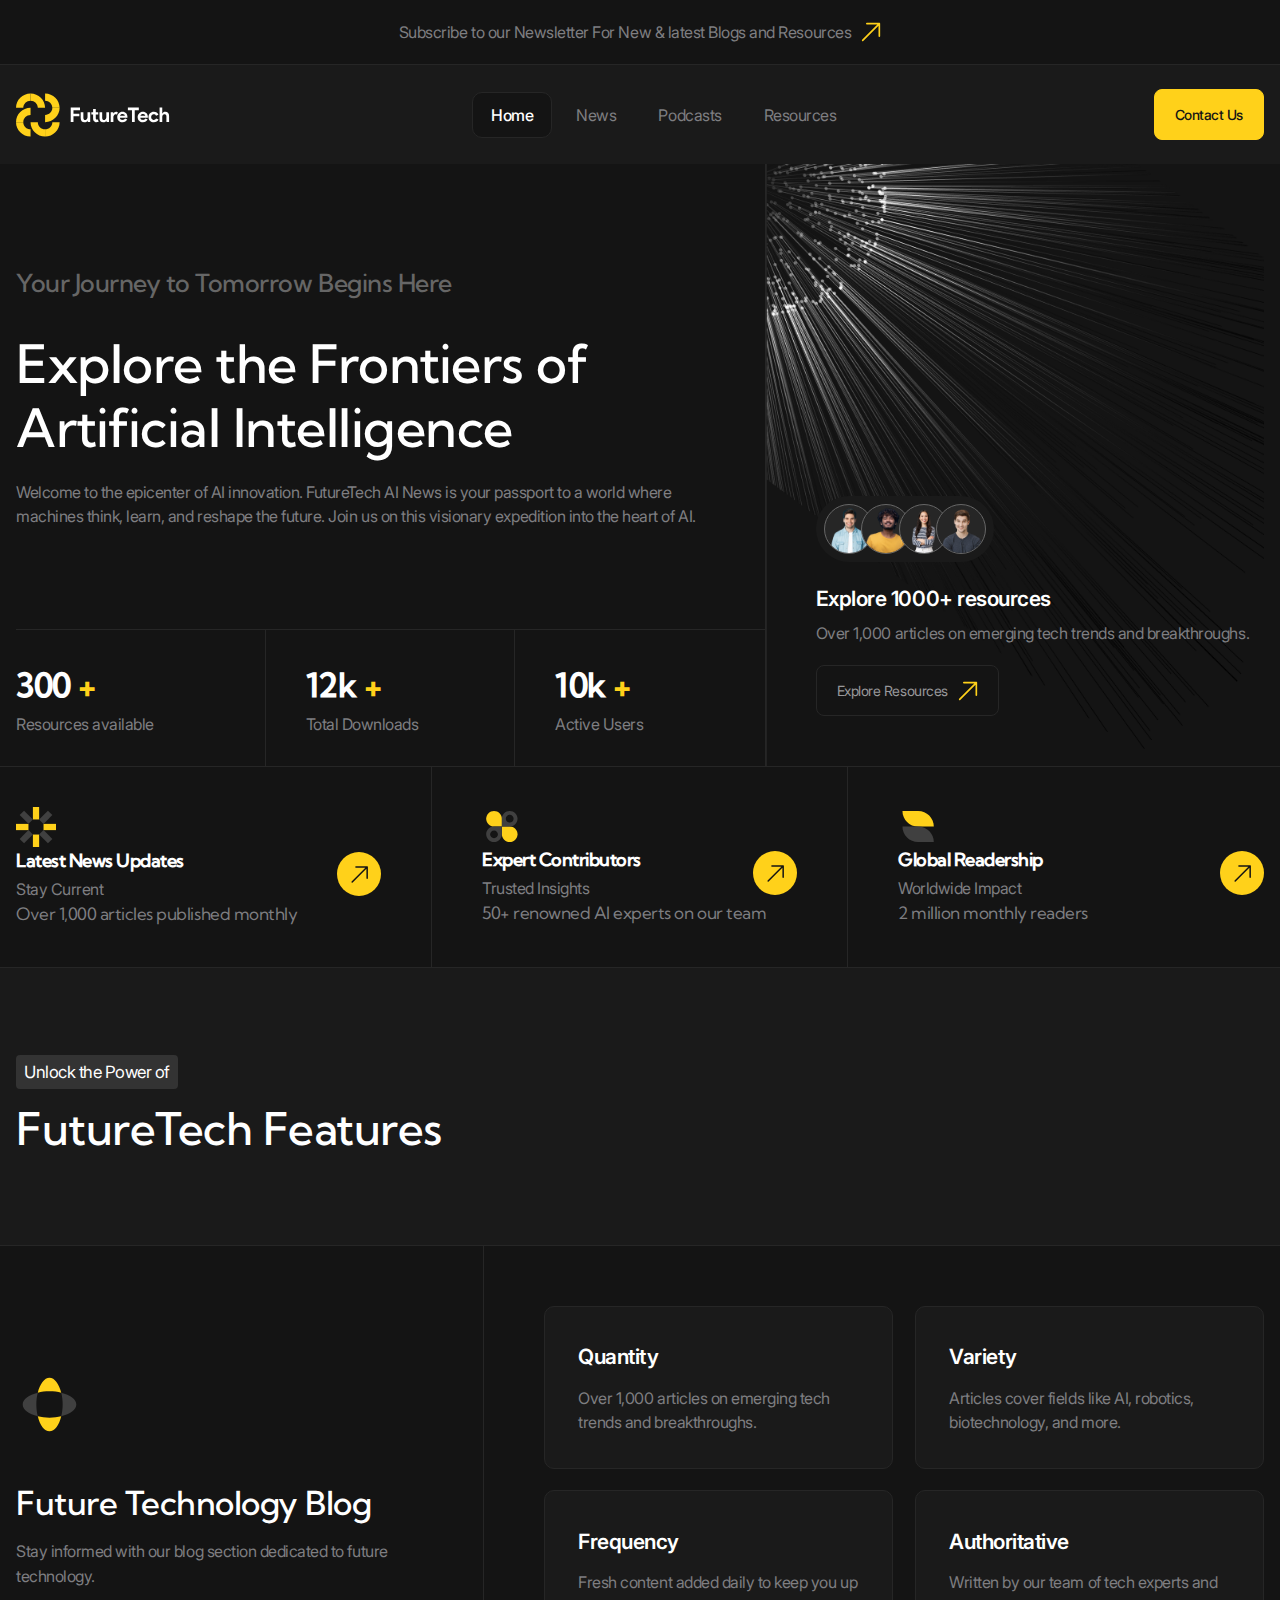
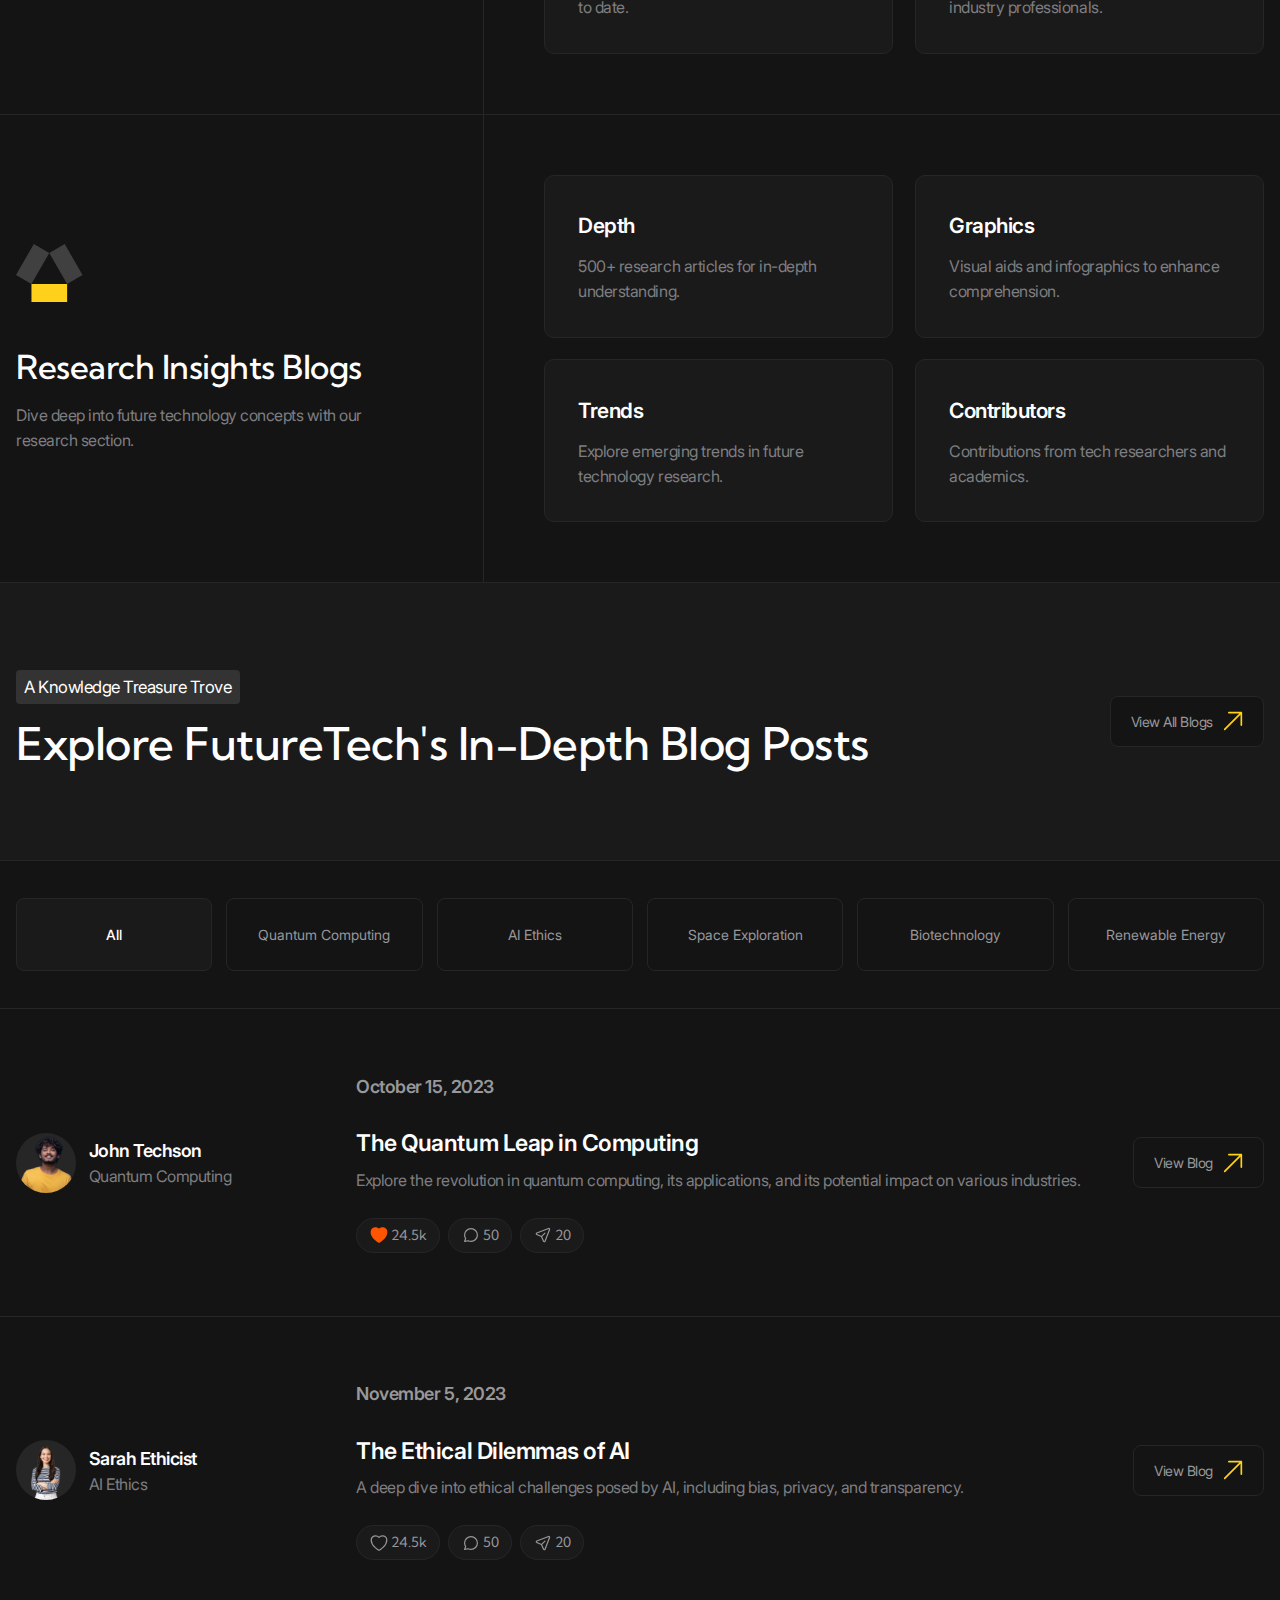
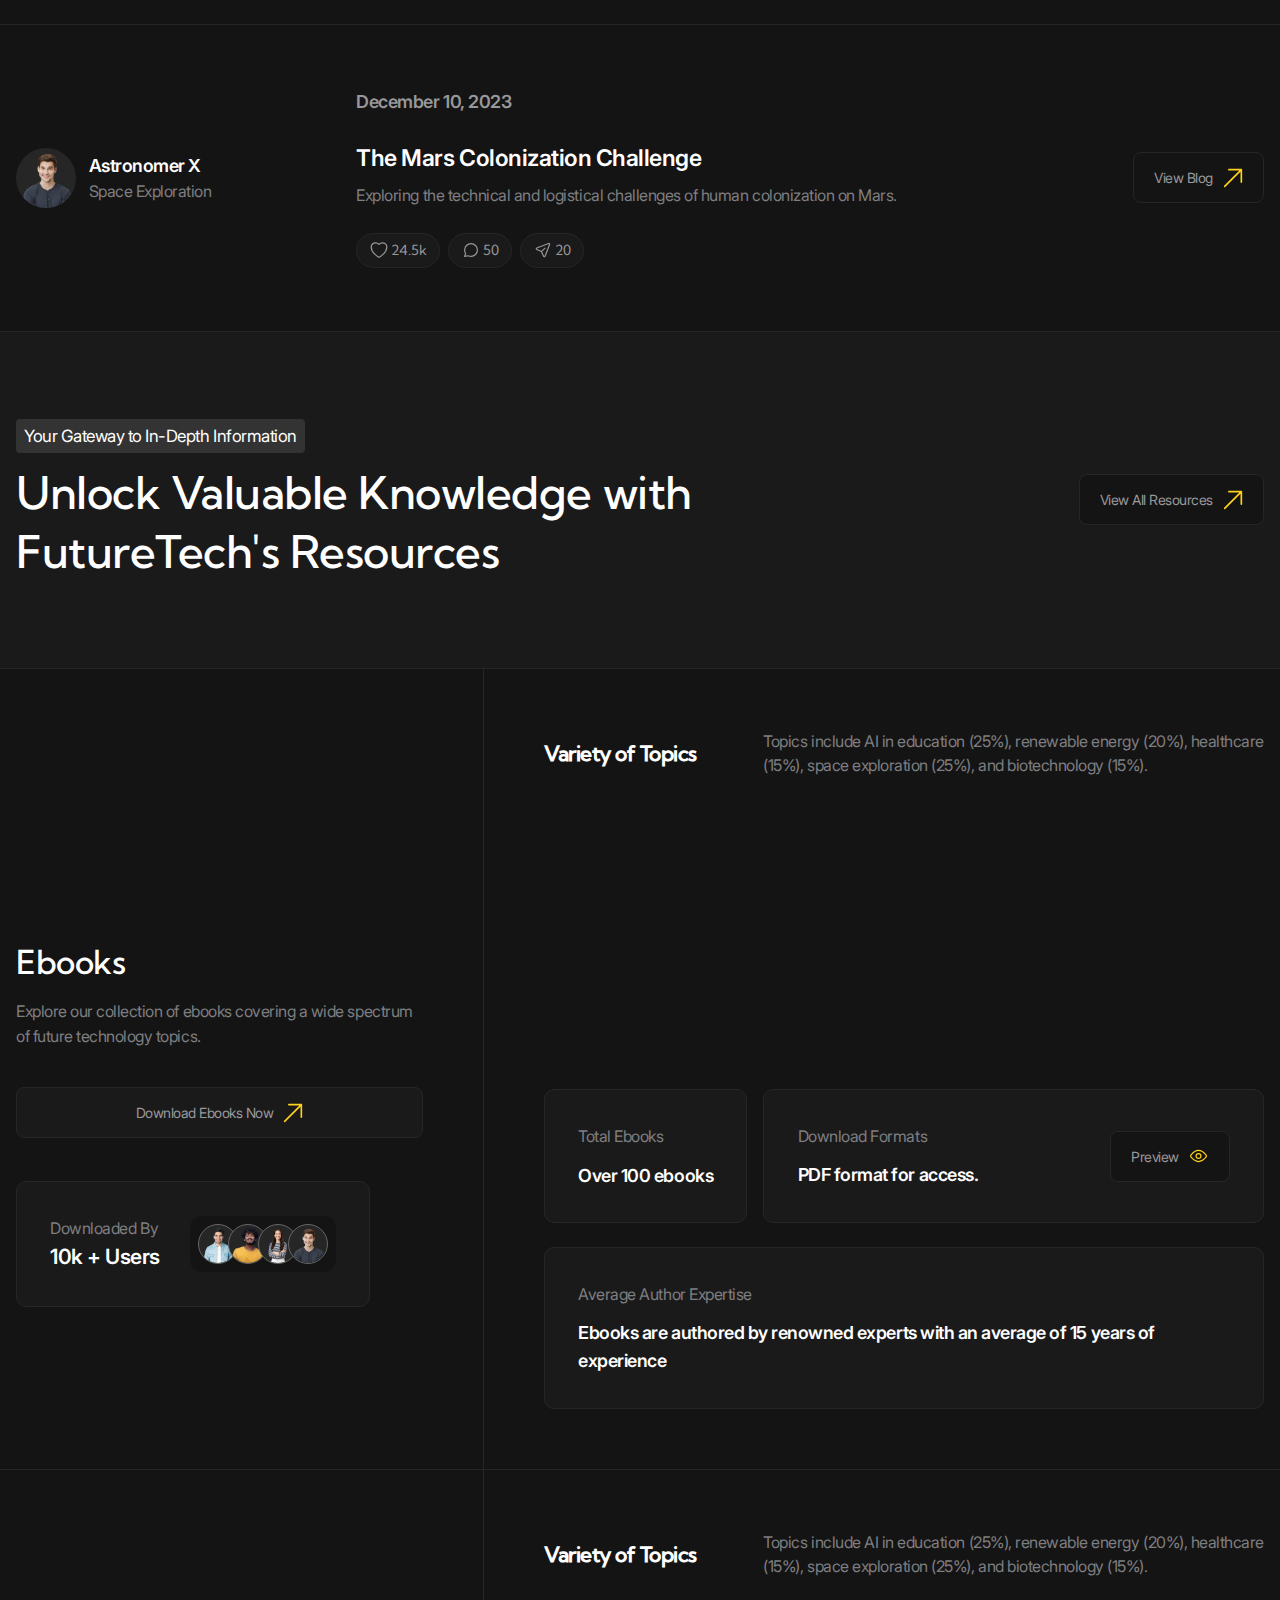
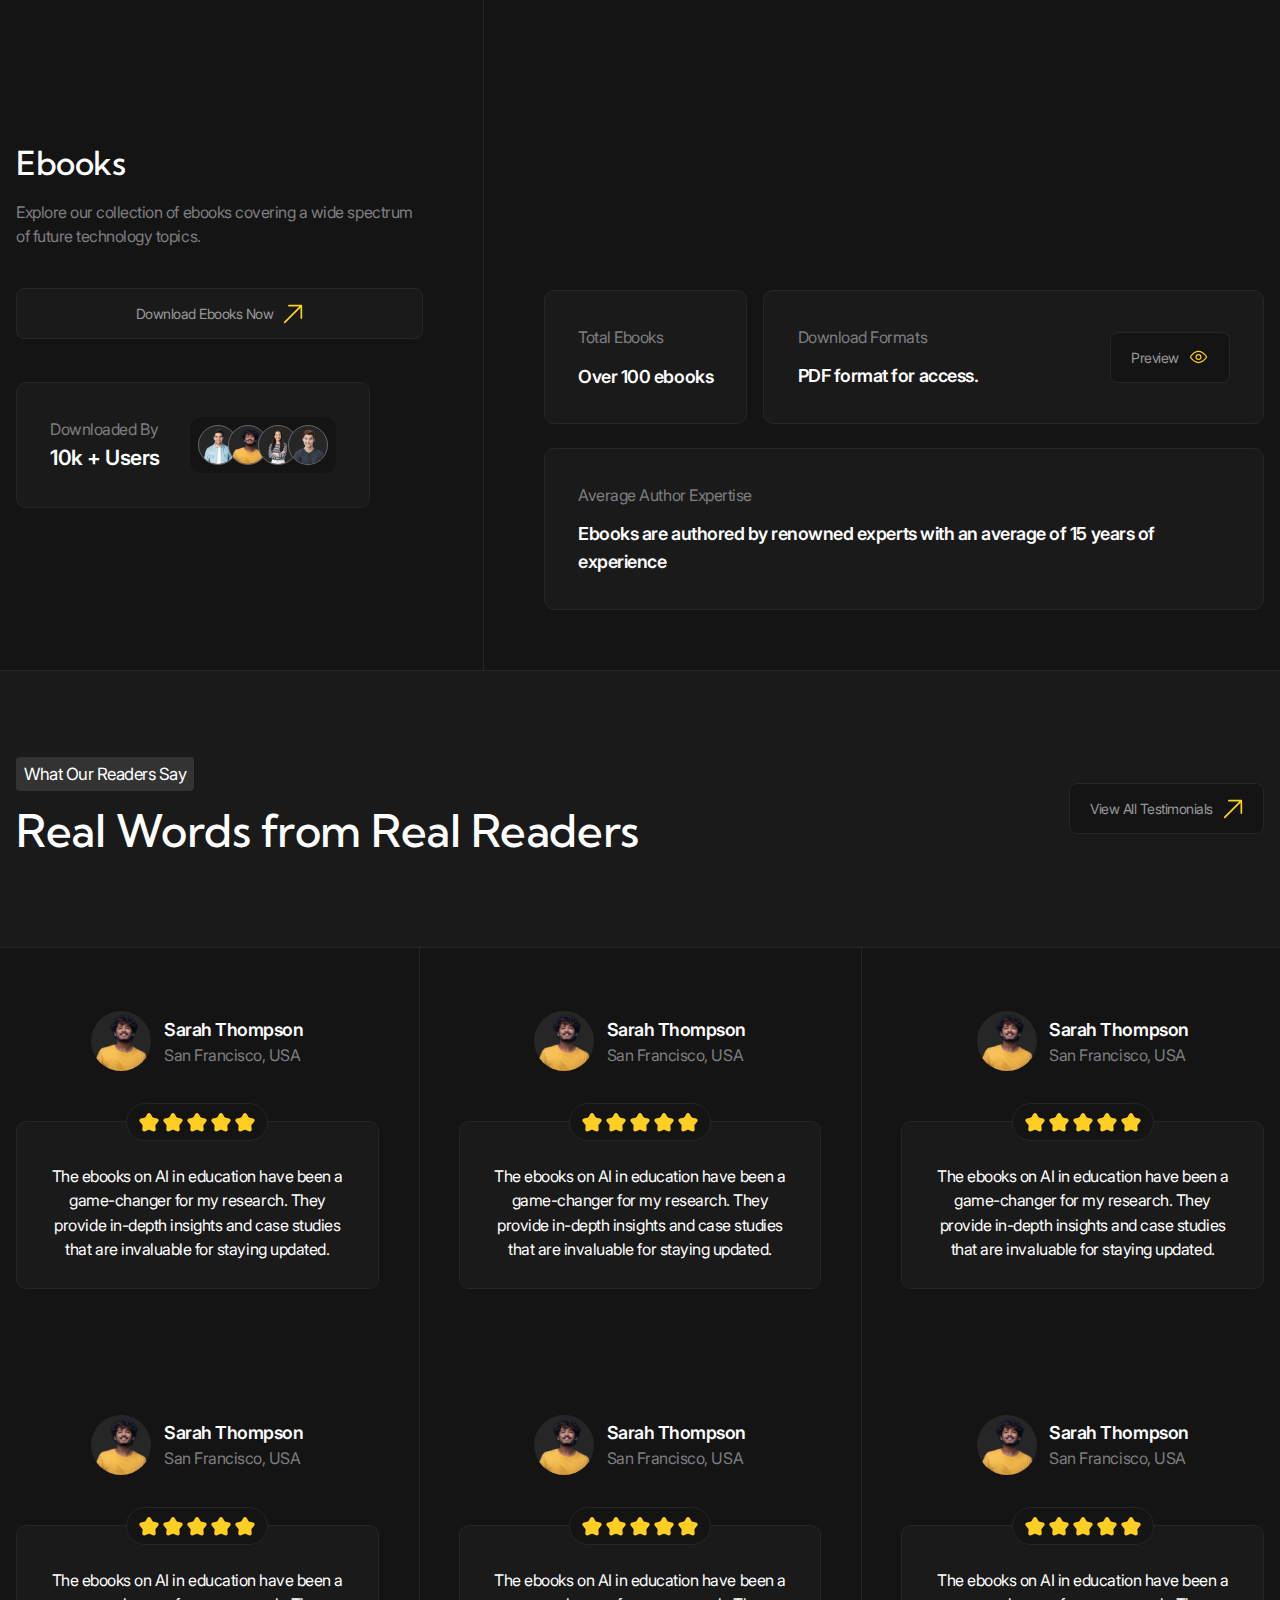
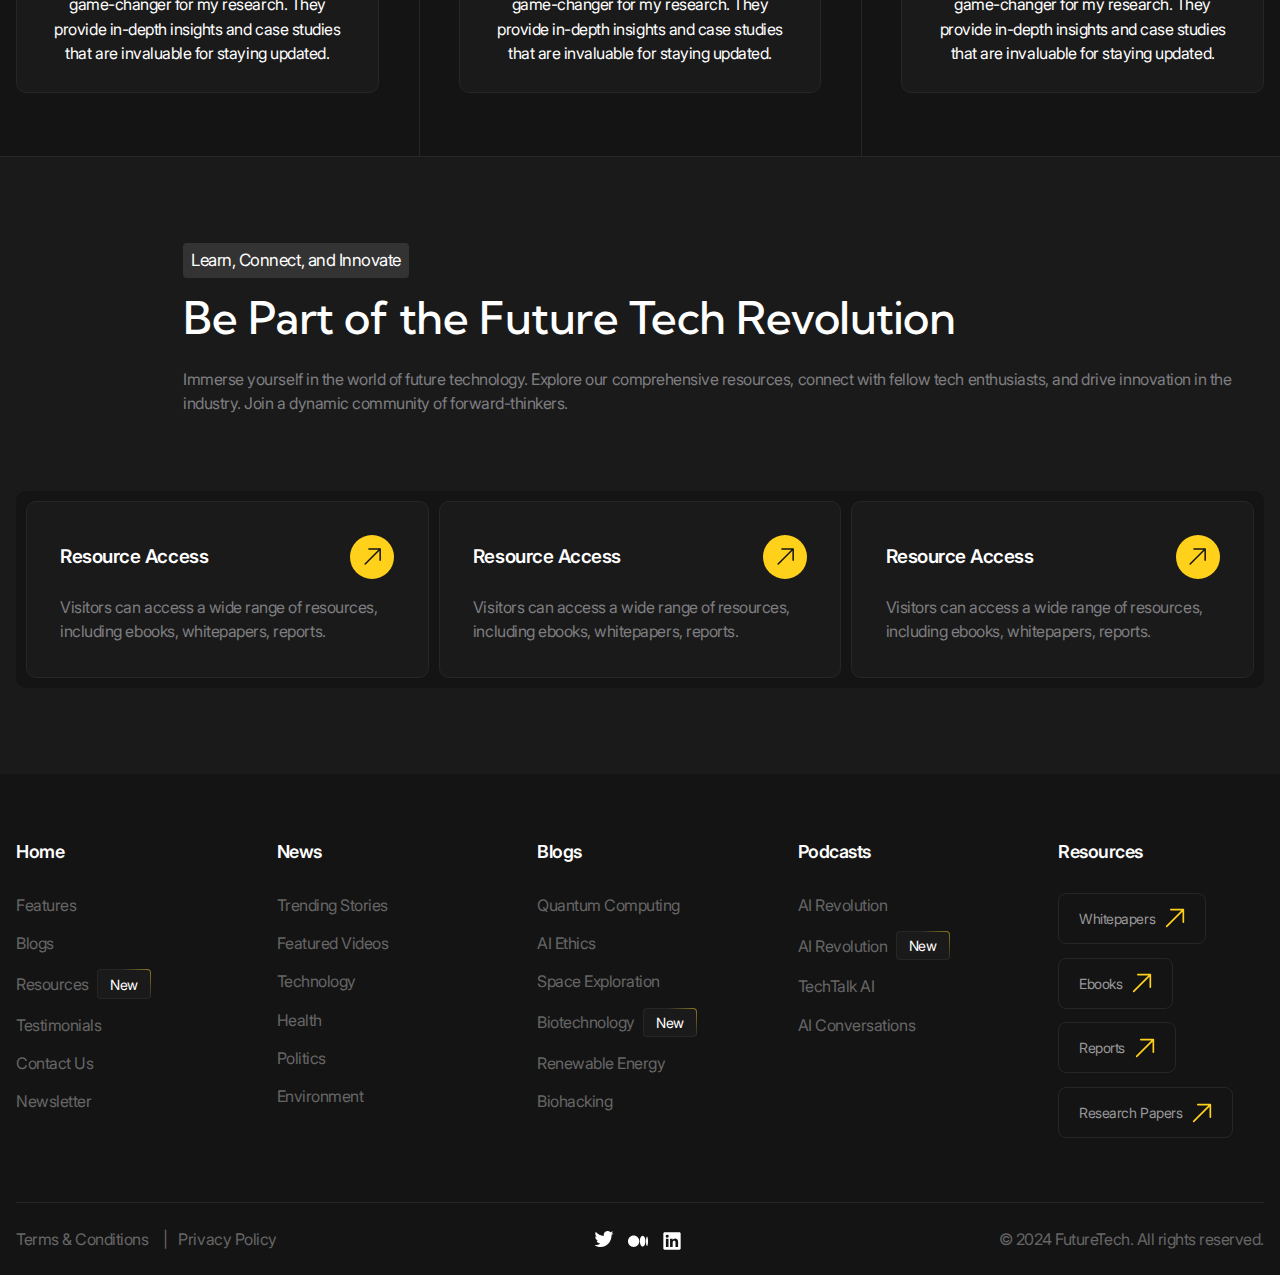
<file: index.html>
<!DOCTYPE html>
<html lang="en">
<head>
    <meta charset="UTF-8">
    <meta name="viewport" content="width=device-width, user-scalable=no, initial-scale=1.0, maximum-scale=1.0, minimum-scale=1.0">
    <title>Future Tech | Home</title>
    <link rel="stylesheet" href="./styles/main.css">
    <script src="./scripts/main.js" type="module" defer></script>
</head>
<body>
    <header class="header" data-js-header>
        <div class="header__promo">
            <div class="header__promo-inner container">
                <a href="/" class="header__promo-link">
                    <span class="icon icon--yellow-arrow">Subscribe to our Newsletter For New & latest Blogs and Resources</span>
                </a>
            </div>
        </div>
        <div class="header__body">
            <div class="header__body-inner container">
                <a 
                    href="/" 
                    class="header__logo logo"
                    aria-label="Home"
                    title="Home"
                >
                    <img 
                        src="./images/logo.svg" 
                        alt="" 
                        class="logo__image"
                        width="179" height="50"
                    >
                </a>
                <div class="header__overlay" data-js-header-overlay>
                    <nav class="header__menu">
                        <ul class="header__menu-list">
                            <li class="header__menu-item">
                                <a href="./index.html" class="header__menu-link is-active">Home</a>
                            </li>
                            <li class="header__menu-item">
                                <a href="./news.html" class="header__menu-link">News</a>
                            </li>
                            <li class="header__menu-item">
                                <a href="./podcasts.html" class="header__menu-link">Podcasts</a>
                            </li>
                            <li class="header__menu-item">
                                <a href="./resources.html" class="header__menu-link">Resources</a>
                            </li>
                        </ul>
                    </nav>
                    <a href="./contacts.html" class="header__contact-us-link button button--accent">
                        Contact Us
                    </a>
                </div>
                <button 
                    class="header__burger-button burger-button visible-mobile"
                    type="button"
                    aria-label="Open menu"
                    title="Open menu"
                    data-js-header-burger-button
                >
                    <span class="burger-button__line"></span>
                    <span class="burger-button__line"></span>
                    <span class="burger-button__line"></span>
                </button>
            </div>
        </div>
    </header>

    <main>
        <section class="hero" aria-labelledby="hero-title">
            <div class="hero__main container">
                <div class="hero__body">
                    <p class="hero__subtitle">Your Journey to Tomorrow Begins Here</p>
                    <h1 class="hero__title" id="hero-title">Explore the Frontiers of Artificial Intelligence</h1>
                    <div class="hero__description">
                        <p>Welcome to the epicenter of AI innovation. FutureTech AI News is your passport to a world where machines think, learn, and reshape the future. Join us on this visionary expedition into the heart of AI.</p>
                    </div>
                </div>
                <div class="hero__metrics metrics full-vw-line full-vw-line--top full-vw-line--left">
                    <dl class="metrics__list">
                        <div class="metrics__item">
                            <dt class="metrics__key">Resources available</dt>
                            <dd class="metrics__value h3">300 <span class="metrics__sign">+</span></dd>
                        </div>
                        <div class="metrics__item">
                            <dt class="metrics__key">Total Downloads</dt>
                            <dd class="metrics__value h3">12k <span class="metrics__sign">+</span></dd>
                        </div>
                        <div class="metrics__item">
                            <dt class="metrics__key">Active Users</dt>
                            <dd class="metrics__value h3">10k <span class="metrics__sign">+</span></dd>
                        </div>
                    </dl>
                </div>
                <div class="hero__resources-preview resources-preview">
                    <div class="resource-preview__team team">
                        <img 
                            src="./images/team/Image.png" 
                            alt=""
                            class="team__person"
                            width="60" height="60" loading="lazy"
                        >
                        <img 
                            src="./images/team/Image2.png" 
                            alt=""
                            class="team__person"
                            width="60" height="60" loading="lazy"
                        >
                        <img 
                            src="./images/team/Image3.png" 
                            alt=""
                            class="team__person"
                            width="60" height="60" loading="lazy"
                        >
                        <img 
                            src="./images/team/Image4.png" 
                            alt=""
                            class="team__person"
                            width="60" height="60" loading="lazy"
                        >
                    </div>
                    <div class="resources-preview__body">
                        <p class="resources-preview__title h5">Explore 1000+ resources</p>
                        <p class="resources-preview__subtitle">Over 1,000 articles on emerging tech trends and breakthroughs.</p>
                    </div>
                    <a href="/" class="resources-preview__button button">
                        <span class="icon icon--yellow-arrow">Explore Resources</span>
                    </a>
                </div>
            </div>
            <div class="hero__advantages">
                <h2 class="visually-hidden">Our advantages</h2>
                <ul class="hero__advantages-list container">
                    <li class="hero__advantages-item">
                        <div class="advantage_card">
                            <img 
                                src="./images/advantages/Icon1.svg" 
                                alt="" 
                                class="advantage-card__image"
                            >
                            <a href="/" class="advantage-card__link circle-icon">
                                <h3 class="advantage-card__title h6">Latest News Updates</h3>
                                <p class="advantage-card__subtitle">Stay Current</p>
                            </a>
                            <p class="advantage-card__details">Over 1,000 articles published monthly</p>
                        </div>
                    </li>
                    <li class="hero__advantages-item">
                        <div class="advantage_card">
                            <img 
                                src="./images/advantages/Icon2.svg" 
                                alt="" 
                                class="advantage-card__image"
                            >
                            <a href="/" class="advantage-card__link circle-icon">
                                <h3 class="advantage-card__title h6">Expert Contributors</h3>
                                <p class="advantage-card__subtitle">Trusted Insights</p>
                            </a>
                            <p class="advantage-card__details">50+ renowned AI experts on our team</p>
                        </div>
                    </li>
                    <li class="hero__advantages-item">
                        <div class="advantage_card">
                            <img 
                                src="./images/advantages/Icon3.svg" 
                                alt="" 
                                class="advantage-card__image"
                            >
                            <a href="/" class="advantage-card__link circle-icon">
                                <h3 class="advantage-card__title h6">Global Readership</h3>
                                <p class="advantage-card__subtitle">Worldwide Impact</p>
                            </a>
                            <p class="advantage-card__details">2 million monthly readers</p>
                        </div>
                    </li>
                </ul>
            </div>
        </section>

        <section class="section" aria-labelledby="features-title">
            <header class="section__header">
                <div class="section__header-inner container">
                    <div class="section__header-info">
                        <p class="section__subtitle tag">Unlock the Power of</p>
                        <h2 class="section__title" id="features-title">FutureTech Features</h2>
                    </div>
                </div>
            </header>
            <div class="section__body">
                <ul class="list">
                    <li class="list__item">
                        <div class="card container">
                            <div class="card__preview">
                                <div class="card__preview-main">
                                    <img 
                                        src="./images/features/1.svg" 
                                        alt="" 
                                        class="card__preview-icon"
                                        width="80" height="80" loading="lazy"
                                    >
                                    <div class="card__preview-info">
                                        <h3 class="card__preview-title">Future Technology Blog</h3>
                                        <div class="card__preview-description">
                                            <p>Stay informed with our blog section dedicated to future technology.</p>
                                        </div>
                                    </div>
                                </div>
                            </div>
                            <div class="card__body">
                                <div class="card__grid card__grid--2-cols">
                                    <div class="card__cell tile">
                                        <h4 class="card__cell-title h5">Quantity</h4>
                                        <p class="card__cell-description">Over 1,000 articles on emerging tech trends and breakthroughs.</p>
                                    </div>
                                    <div class="card__cell tile">
                                        <h4 class="card__cell-title h5">Variety</h4>
                                        <p class="card__cell-description">Articles cover fields like AI, robotics, biotechnology, and more.</p>
                                    </div>
                                    <div class="card__cell tile">
                                        <h4 class="card__cell-title h5">Frequency</h4>
                                        <p class="card__cell-description">Fresh content added daily to keep you up to date.</p>
                                    </div>
                                    <div class="card__cell tile">
                                        <h4 class="card__cell-title h5">Authoritative</h4>
                                        <p class="card__cell-description">Written by our team of tech experts and industry professionals.</p>
                                    </div>
                                </div>
                            </div>
                        </div>
                    </li>
                    <li class="list__item">
                        <div class="card container">
                            <div class="card__preview">
                                <div class="card__preview-main">
                                    <img 
                                        src="./images/features/2.svg" 
                                        alt="" 
                                        class="card__preview-icon"
                                        width="80" height="80" loading="lazy"
                                    >
                                    <div class="card__preview-info">
                                        <h3 class="card__preview-title">Research Insights Blogs</h3>
                                        <div class="card__preview-description">
                                            <p>Dive deep into future technology concepts with our research section.</p>
                                        </div>
                                    </div>
                                </div>
                            </div>
                            <div class="card__body">
                                <div class="card__grid card__grid--2-cols">
                                    <div class="card__cell tile">
                                        <h4 class="card__cell-title h5">Depth</h4>
                                        <p class="card__cell-description">500+ research articles for in-depth understanding.</p>
                                    </div>
                                    <div class="card__cell tile">
                                        <h4 class="card__cell-title h5">Graphics</h4>
                                        <p class="card__cell-description">Visual aids and infographics to enhance comprehension.</p>
                                    </div>
                                    <div class="card__cell tile">
                                        <h4 class="card__cell-title h5">Trends</h4>
                                        <p class="card__cell-description">Explore emerging trends in future technology research.</p>
                                    </div>
                                    <div class="card__cell tile">
                                        <h4 class="card__cell-title h5">Contributors</h4>
                                        <p class="card__cell-description">Contributions from tech researchers and academics.</p>
                                    </div>
                                </div>
                            </div>
                        </div>
                    </li>
                </ul>
            </div>
        </section>

        <section class="section" aria-labelledby="blog-title">
            <header class="section__header">
                <div class="section__header-inner container">
                    <div class="section__header-info">
                        <p class="section__subtitle tag">A Knowledge Treasure Trove</p>
                        <h2 class="section__title" id="blog-title">Explore FutureTech's In-Depth Blog Posts</h2>
                    </div>
                    <div class="section__actions">
                        <a href="./" class="section__link button">
                            <span class="icon icon--yellow-arrow">View All Blogs</span>
                        </a>
                    </div>
                </div>
            </header>
            <div class="section__body tabs" data-js-tabs>
                <h3 class="visually-hidden" id="blog-category-title">
                    Blog category
                </h3>
                <header class="tabs__header">
                    <div 
                        class="tabs__buttons container"
                        role="tablist"
                        aria-labelledby="blog-category-title"
                    >
                        <button 
                            class="tabs__button is-active"
                            id="tab-1"
                            type="button"
                            role="tab"
                            aria-controls="tabpanel-1"
                            data-js-tabs-button
                            aria-selected="true"
                        >
                            All
                        </button>
                        <button 
                            class="tabs__button"
                            id="tab-2"
                            type="button"
                            role="tab"
                            aria-controls="tabpanel-2"
                            data-js-tabs-button
                            aria-selected="false"
                            tabindex="-1"
                        >
                            Quantum Computing
                        </button>
                        <button 
                            class="tabs__button"
                            id="tab-3"
                            type="button"
                            role="tab"
                            aria-controls="tabpanel-3"
                            data-js-tabs-button
                            aria-selected="false"
                            tabindex="-1"
                        >
                            AI Ethics
                        </button>
                        <button 
                            class="tabs__button"
                            id="tab-4"
                            type="button"
                            role="tab"
                            aria-controls="tabpanel-4"
                            data-js-tabs-button
                            aria-selected="false"
                            tabindex="-1"
                        >
                            Space Exploration
                        </button>
                        <button 
                            class="tabs__button"
                            id="tab-5"
                            type="button"
                            role="tab"
                            aria-controls="tabpanel-5"
                            data-js-tabs-button
                            aria-selected="false"
                            tabindex="-1"
                        >
                            Biotechnology
                        </button>
                        <button 
                            class="tabs__button"
                            id="tab-6"
                            type="button"
                            role="tab"
                            aria-controls="tabpanel-6"
                            data-js-tabs-button
                            aria-selected="false"
                            tabindex="-1"
                        >
                            Renewable Energy
                        </button>
                    </div>
                </header>
                <div class="tabs__body">
                    <div 
                        class="tabs__content is-active"
                        id="tabpanel-1"
                        aria-labelledby="tab-1"
                        tabindex="0"
                        data-js-tabs-content
                    >
                        <ul class="list">
                            <li class="list__item">
                                <article class="blog-card container">
                                    <div class="blog-card__author person-card">
                                        <img 
                                            src="./images/blog/1.png" 
                                            alt="" 
                                            class="person-card__image"
                                            width="80" height="80" loading="lazy"
                                        >
                                        <div class="person-card__body">
                                            <p class="person-card__name">John Techson</p>
                                            <p class="person-card__department">Quantum Computing</p>
                                        </div>
                                    </div>
                                    <div class="blog-card__body">
                                        <time datetime="2023-10-15" class="blog-card__date h6">October 15, 2023</time>
                                        <div class="blog-card__info">
                                            <h4 class="blog-card__title">The Quantum Leap in Computing</h4>
                                            <div class="blog-card__description">
                                                <p>Explore the revolution in quantum computing, its applications, and its potential impact on various industries.</p>
                                            </div>
                                        </div>
                                        <div class="blog-card__actions blog-actions">
                                            <ul class="blog-actions__list">
                                                <li class="blog-actions__item">
                                                    <button 
                                                        class="blog-actions__button is-active"
                                                        type="button"
                                                        aria-label="Dislike"
                                                        title="Dislike"
                                                    >
                                                        <span class="blog-actions__icon-wrapper">
                                                            <svg width="24" height="25" viewBox="0 0 24 25" fill="none" xmlns="http://www.w3.org/2000/svg">
                                                                <path d="M11.645 21.4107L11.6384 21.4071L11.6158 21.3949C11.5965 21.3844 11.5689 21.3693 11.5336 21.3496C11.4629 21.3101 11.3612 21.2524 11.233 21.1769C10.9765 21.0261 10.6132 20.8039 10.1785 20.515C9.31074 19.9381 8.15122 19.0901 6.9886 18.0063C4.68781 15.8615 2.25 12.6751 2.25 8.75C2.25 5.82194 4.7136 3.5 7.6875 3.5C9.43638 3.5 11.0023 4.29909 12 5.5516C12.9977 4.29909 14.5636 3.5 16.3125 3.5C19.2864 3.5 21.75 5.82194 21.75 8.75C21.75 12.6751 19.3122 15.8615 17.0114 18.0063C15.8488 19.0901 14.6893 19.9381 13.8215 20.515C13.3868 20.8039 13.0235 21.0261 12.767 21.1769C12.6388 21.2524 12.5371 21.3101 12.4664 21.3496C12.4311 21.3693 12.4035 21.3844 12.3842 21.3949L12.3616 21.4071L12.355 21.4107L12.3523 21.4121C12.1323 21.5289 11.8677 21.5289 11.6477 21.4121L11.645 21.4107Z" stroke="#666666" stroke-width="1.5" stroke-linejoin="round"/>
                                                            </svg>
                                                        </span>
                                                        <span>24.5k</span>
                                                    </button>
                                                </li>
                                                <li class="blog-actions__item">
                                                    <button 
                                                        class="blog-actions__button"
                                                        type="button"
                                                        aria-label="Discuss"
                                                        title="Discuss"
                                                    >
                                                        <span class="blog-actions__icon-wrapper">
                                                            <svg width="24" height="25" viewBox="0 0 24 25" fill="none" xmlns="http://www.w3.org/2000/svg">
                                                                <path d="M8.48581 19.6888C9.54657 20.2083 10.7392 20.5 12 20.5C16.4183 20.5 20 16.9183 20 12.5C20 8.08172 16.4183 4.5 12 4.5C7.58172 4.5 4 8.08172 4 12.5C4 14.1401 4.49356 15.665 5.34026 16.9341M8.48581 19.6888L4 20.5L5.34026 16.9341M8.48581 19.6888L8.49231 19.6877M5.34026 16.9341L5.34154 16.9308" stroke="#666666" stroke-width="1.5" stroke-linecap="round" stroke-linejoin="round"/>
                                                            </svg>
                                                        </span>
                                                        <span>50</span>
                                                    </button>
                                                </li>
                                                <li class="blog-actions__item">
                                                    <button 
                                                        class="blog-actions__button"
                                                        type="button"
                                                        aria-label="Share"
                                                        title="Share"
                                                    >
                                                        <span class="blog-actions__icon-wrapper">
                                                            <svg width="24" height="25" viewBox="0 0 24 25" fill="none" xmlns="http://www.w3.org/2000/svg">
                                                                <path d="M10.0384 14.4616L4.1719 11.7951C3.36454 11.4281 3.39898 10.2697 4.22673 9.95134L18.8999 4.30781C19.7087 3.99675 20.5033 4.79139 20.1922 5.60013L14.5487 20.2733C14.2303 21.1011 13.072 21.1355 12.705 20.3281L10.0384 14.4616ZM10.0384 14.4616L14.4231 10.077" stroke="#666666" stroke-width="1.5" stroke-linecap="round" stroke-linejoin="round"/>
                                                            </svg>
                                                        </span>
                                                        <span>20</span>
                                                    </button>
                                                </li>
                                            </ul>
                                        </div>
                                    </div>
                                    <a href="/" class="blog-card__link button">
                                        <span class="icon icon--yellow-arrow">View Blog</span>
                                    </a>
                                </article>
                            </li>
                            <li class="list__item">
                                <article class="blog-card container">
                                    <div class="blog-card__author person-card">
                                        <img 
                                            src="./images/blog/2.png" 
                                            alt="" 
                                            class="person-card__image"
                                            width="80" height="80" loading="lazy"
                                        >
                                        <div class="person-card__body">
                                            <p class="person-card__name">Sarah Ethicist</p>
                                            <p class="person-card__department">AI Ethics</p>
                                        </div>
                                    </div>
                                    <div class="blog-card__body">
                                        <time datetime="2023-11-05" class="blog-card__date h6">November 5, 2023</time>
                                        <div class="blog-card__info">
                                            <h4 class="blog-card__title">The Ethical Dilemmas of AI</h4>
                                            <div class="blog-card__description">
                                                <p>A deep dive into ethical challenges posed by AI, including bias, privacy, and transparency.</p>
                                            </div>
                                        </div>
                                        <div class="blog-card__actions blog-actions">
                                            <ul class="blog-actions__list">
                                                <li class="blog-actions__item">
                                                    <button 
                                                        class="blog-actions__button"
                                                        type="button"
                                                        aria-label="Dislike"
                                                        title="Dislike"
                                                    >
                                                        <span class="blog-actions__icon-wrapper">
                                                            <svg width="24" height="25" viewBox="0 0 24 25" fill="none" xmlns="http://www.w3.org/2000/svg">
                                                                <path d="M11.645 21.4107L11.6384 21.4071L11.6158 21.3949C11.5965 21.3844 11.5689 21.3693 11.5336 21.3496C11.4629 21.3101 11.3612 21.2524 11.233 21.1769C10.9765 21.0261 10.6132 20.8039 10.1785 20.515C9.31074 19.9381 8.15122 19.0901 6.9886 18.0063C4.68781 15.8615 2.25 12.6751 2.25 8.75C2.25 5.82194 4.7136 3.5 7.6875 3.5C9.43638 3.5 11.0023 4.29909 12 5.5516C12.9977 4.29909 14.5636 3.5 16.3125 3.5C19.2864 3.5 21.75 5.82194 21.75 8.75C21.75 12.6751 19.3122 15.8615 17.0114 18.0063C15.8488 19.0901 14.6893 19.9381 13.8215 20.515C13.3868 20.8039 13.0235 21.0261 12.767 21.1769C12.6388 21.2524 12.5371 21.3101 12.4664 21.3496C12.4311 21.3693 12.4035 21.3844 12.3842 21.3949L12.3616 21.4071L12.355 21.4107L12.3523 21.4121C12.1323 21.5289 11.8677 21.5289 11.6477 21.4121L11.645 21.4107Z" stroke="#666666" stroke-width="1.5" stroke-linejoin="round"/>
                                                            </svg>
                                                        </span>
                                                        <span>24.5k</span>
                                                    </button>
                                                </li>
                                                <li class="blog-actions__item">
                                                    <button 
                                                        class="blog-actions__button"
                                                        type="button"
                                                        aria-label="Discuss"
                                                        title="Discuss"
                                                    >
                                                        <span class="blog-actions__icon-wrapper">
                                                            <svg width="24" height="25" viewBox="0 0 24 25" fill="none" xmlns="http://www.w3.org/2000/svg">
                                                                <path d="M8.48581 19.6888C9.54657 20.2083 10.7392 20.5 12 20.5C16.4183 20.5 20 16.9183 20 12.5C20 8.08172 16.4183 4.5 12 4.5C7.58172 4.5 4 8.08172 4 12.5C4 14.1401 4.49356 15.665 5.34026 16.9341M8.48581 19.6888L4 20.5L5.34026 16.9341M8.48581 19.6888L8.49231 19.6877M5.34026 16.9341L5.34154 16.9308" stroke="#666666" stroke-width="1.5" stroke-linecap="round" stroke-linejoin="round"/>
                                                            </svg>
                                                        </span>
                                                        <span>50</span>
                                                    </button>
                                                </li>
                                                <li class="blog-actions__item">
                                                    <button 
                                                        class="blog-actions__button"
                                                        type="button"
                                                        aria-label="Share"
                                                        title="Share"
                                                    >
                                                        <span class="blog-actions__icon-wrapper">
                                                            <svg width="24" height="25" viewBox="0 0 24 25" fill="none" xmlns="http://www.w3.org/2000/svg">
                                                                <path d="M10.0384 14.4616L4.1719 11.7951C3.36454 11.4281 3.39898 10.2697 4.22673 9.95134L18.8999 4.30781C19.7087 3.99675 20.5033 4.79139 20.1922 5.60013L14.5487 20.2733C14.2303 21.1011 13.072 21.1355 12.705 20.3281L10.0384 14.4616ZM10.0384 14.4616L14.4231 10.077" stroke="#666666" stroke-width="1.5" stroke-linecap="round" stroke-linejoin="round"/>
                                                            </svg>
                                                        </span>
                                                        <span>20</span>
                                                    </button>
                                                </li>
                                            </ul>
                                        </div>
                                    </div>
                                    <a href="/" class="blog-card__link button">
                                        <span class="icon icon--yellow-arrow">View Blog</span>
                                    </a>
                                </article>
                            </li>
                            <li class="list__item">
                                <article class="blog-card container">
                                    <div class="blog-card__author person-card">
                                        <img 
                                            src="./images/blog/3.png" 
                                            alt="" 
                                            class="person-card__image"
                                            width="80" height="80" loading="lazy"
                                        >
                                        <div class="person-card__body">
                                            <p class="person-card__name">Astronomer X</p>
                                            <p class="person-card__department">Space Exploration</p>
                                        </div>
                                    </div>
                                    <div class="blog-card__body">
                                        <time datetime="2023-12-10" class="blog-card__date h6">December 10, 2023</time>
                                        <div class="blog-card__info">
                                            <h4 class="blog-card__title">The Mars Colonization Challenge</h4>
                                            <div class="blog-card__description">
                                                <p>Exploring the technical and logistical challenges of human colonization on Mars.</p>
                                            </div>
                                        </div>
                                        <div class="blog-card__actions blog-actions">
                                            <ul class="blog-actions__list">
                                                <li class="blog-actions__item">
                                                    <button 
                                                        class="blog-actions__button"
                                                        type="button"
                                                        aria-label="Dislike"
                                                        title="Dislike"
                                                    >
                                                        <span class="blog-actions__icon-wrapper">
                                                            <svg width="24" height="25" viewBox="0 0 24 25" fill="none" xmlns="http://www.w3.org/2000/svg">
                                                                <path d="M11.645 21.4107L11.6384 21.4071L11.6158 21.3949C11.5965 21.3844 11.5689 21.3693 11.5336 21.3496C11.4629 21.3101 11.3612 21.2524 11.233 21.1769C10.9765 21.0261 10.6132 20.8039 10.1785 20.515C9.31074 19.9381 8.15122 19.0901 6.9886 18.0063C4.68781 15.8615 2.25 12.6751 2.25 8.75C2.25 5.82194 4.7136 3.5 7.6875 3.5C9.43638 3.5 11.0023 4.29909 12 5.5516C12.9977 4.29909 14.5636 3.5 16.3125 3.5C19.2864 3.5 21.75 5.82194 21.75 8.75C21.75 12.6751 19.3122 15.8615 17.0114 18.0063C15.8488 19.0901 14.6893 19.9381 13.8215 20.515C13.3868 20.8039 13.0235 21.0261 12.767 21.1769C12.6388 21.2524 12.5371 21.3101 12.4664 21.3496C12.4311 21.3693 12.4035 21.3844 12.3842 21.3949L12.3616 21.4071L12.355 21.4107L12.3523 21.4121C12.1323 21.5289 11.8677 21.5289 11.6477 21.4121L11.645 21.4107Z" stroke="#666666" stroke-width="1.5" stroke-linejoin="round"/>
                                                            </svg>
                                                        </span>
                                                        <span>24.5k</span>
                                                    </button>
                                                </li>
                                                <li class="blog-actions__item">
                                                    <button 
                                                        class="blog-actions__button"
                                                        type="button"
                                                        aria-label="Discuss"
                                                        title="Discuss"
                                                    >
                                                        <span class="blog-actions__icon-wrapper">
                                                            <svg width="24" height="25" viewBox="0 0 24 25" fill="none" xmlns="http://www.w3.org/2000/svg">
                                                                <path d="M8.48581 19.6888C9.54657 20.2083 10.7392 20.5 12 20.5C16.4183 20.5 20 16.9183 20 12.5C20 8.08172 16.4183 4.5 12 4.5C7.58172 4.5 4 8.08172 4 12.5C4 14.1401 4.49356 15.665 5.34026 16.9341M8.48581 19.6888L4 20.5L5.34026 16.9341M8.48581 19.6888L8.49231 19.6877M5.34026 16.9341L5.34154 16.9308" stroke="#666666" stroke-width="1.5" stroke-linecap="round" stroke-linejoin="round"/>
                                                            </svg>
                                                        </span>
                                                        <span>50</span>
                                                    </button>
                                                </li>
                                                <li class="blog-actions__item">
                                                    <button 
                                                        class="blog-actions__button"
                                                        type="button"
                                                        aria-label="Share"
                                                        title="Share"
                                                    >
                                                        <span class="blog-actions__icon-wrapper">
                                                            <svg width="24" height="25" viewBox="0 0 24 25" fill="none" xmlns="http://www.w3.org/2000/svg">
                                                                <path d="M10.0384 14.4616L4.1719 11.7951C3.36454 11.4281 3.39898 10.2697 4.22673 9.95134L18.8999 4.30781C19.7087 3.99675 20.5033 4.79139 20.1922 5.60013L14.5487 20.2733C14.2303 21.1011 13.072 21.1355 12.705 20.3281L10.0384 14.4616ZM10.0384 14.4616L14.4231 10.077" stroke="#666666" stroke-width="1.5" stroke-linecap="round" stroke-linejoin="round"/>
                                                            </svg>
                                                        </span>
                                                        <span>20</span>
                                                    </button>
                                                </li>
                                            </ul>
                                        </div>
                                    </div>
                                    <a href="/" class="blog-card__link button">
                                        <span class="icon icon--yellow-arrow">View Blog</span>
                                    </a>
                                </article>
                            </li>
                        </ul>
                    </div>
                    <div 
                        class="tabs__content"
                        id="tabpanel-2"
                        aria-labelledby="tab-2"
                        tabindex="0"
                        data-js-tabs-content
                    >
                        Lorem ipsum dolor sit amet consectetur adipisicing elit. Libero, similique.
                    </div>
                    <div 
                        class="tabs__content"
                        id="tabpanel-3"
                        aria-labelledby="tab-3"
                        tabindex="0"
                        data-js-tabs-content
                    >
                        Lorem ipsum dolor sit amet consectetur adipisicing elit. Libero, similique.
                    </div>
                    <div 
                        class="tabs__content"
                        id="tabpanel-4"
                        aria-labelledby="tab-4"
                        tabindex="0"
                        data-js-tabs-content
                    >
                        Lorem ipsum dolor sit amet consectetur adipisicing elit. Libero, similique.
                    </div>
                    <div 
                        class="tabs__content"
                        id="tabpanel-5"
                        aria-labelledby="tab-5"
                        tabindex="0"
                        data-js-tabs-content
                    >
                        Lorem ipsum dolor sit amet consectetur adipisicing elit. Libero, similique.
                    </div>
                    <div 
                        class="tabs__content"
                        id="tabpanel-6"
                        aria-labelledby="tab-6"
                        tabindex="0"
                        data-js-tabs-content
                    >
                        Lorem ipsum dolor sit amet consectetur adipisicing elit. Libero, similique.
                    </div>
                </div>
            </div>
        </section>

        <section class="section" aria-labelledby="resources-title">
            <header class="section__header">
                <div class="section__header-inner container">
                    <div class="section__header-info">
                        <p class="section__subtitle tag">Your Gateway to In-Depth Information</p>
                        <h2 class="section__title" id="resources-title">Unlock Valuable Knowledge with<br> FutureTech's Resources</h2>
                    </div>
                    <div class="section__actions">
                        <a href="/" class="section__link button">
                            <span class="icon icon--yellow-arrow">View All Resources</span>
                        </a>
                    </div>
                </div>
            </header>
            <div class="section__body">
                <ul class="list">
                    <li class="list__item">
                        <div class="card container">
                            <div class="card__preview">
                                <div class="card__preview-main">
                                    <img 
                                        src="./images/resources/Icon-1.svg" 
                                        alt="" 
                                        class="card__preview-icon"
                                        width="80" height="80" loading="lazy"
                                    >
                                    <div class="card__preview-info">
                                        <h3 class="card__preview-title">Ebooks</h3>
                                        <div class="card__preview-description">
                                            <p>Explore our collection of ebooks covering a wide spectrum of future technology topics.</p>
                                        </div>
                                    </div>
                                    <a href="/" class="card__preview-link button button--dark-gray">
                                        <span class="icon icon--yellow-arrow">Download Ebooks Now</span>
                                    </a>
                                </div>
                                <div class="card__preview-extra">
                                    <div class="download-info tile">
                                        <div class="download-info__body">
                                            <p class="download-info__title">Downloaded By</p>
                                            <p class="download-info__subtitle h5">10k + Users</p>
                                        </div>
                                        <div class="download-info__team team">
                                            <img 
                                                src="./images/team/Image.png" 
                                                alt=""
                                                class="team__person"
                                                width="50" height="50" loading="lazy"
                                            >
                                            <img 
                                                src="./images/team/Image2.png" 
                                                alt=""
                                                class="team__person"
                                                width="50" height="50" loading="lazy"
                                            >
                                            <img 
                                                src="./images/team/Image3.png" 
                                                alt=""
                                                class="team__person"
                                                width="50" height="50" loading="lazy"
                                            >
                                            <img 
                                                src="./images/team/Image4.png" 
                                                alt=""
                                                class="team__person"
                                                width="50" height="50" loading="lazy"
                                            >
                                        </div>
                                    </div>
                                </div>
                            </div>
                            <div class="card__body">
                                <div class="card__grid card__grid--2-cols-alt">
                                    <div class="card__cell">
                                        <h3 class="card__cell-title h5">Variety of Topics</h3>
                                    </div>
                                    <div class="card__cell">
                                        <p class="card__cell-description">
                                            Topics include AI in education (25%), renewable energy (20%), healthcare (15%), space exploration (25%), and biotechnology (15%).
                                        </p>
                                    </div>
                                    <div class="card__cell card__cell--wide">
                                        <img 
                                            src="./images/resources/details-1.jpg" 
                                            alt="" 
                                            class="card__cell-image"
                                            width="917" height="332" loading="lazy"
                                        >
                                    </div>
                                    <div class="card__cell tile">
                                        <h4 class="card__cell-subtitle">Total Ebooks</h4>
                                        <p class="card__cell-description h6">Over 100 ebooks</p>
                                    </div>
                                    <div class="card__cell tile">
                                        <h4 class="card__cell-subtitle">Download Formats</h4>
                                        <p class="card__cell-description h6">PDF format for access.</p>
                                        <a href="/" class="card__cell-link button">
                                            <span class="icon icon--yellow-eye">Preview</span>
                                        </a>
                                    </div>
                                    <div class="card__cell card__cell--wide tile">
                                        <h4 class="card__cell-subtitle">Average Author Expertise</h4>
                                        <p class="card__cell-description h6">Ebooks are authored by renowned experts with an average of 15 years of experience</p>
                                    </div>
                                </div>
                            </div>
                        </div>
                    </li>
                    <li class="list__item">
                        <div class="card container">
                            <div class="card__preview">
                                <div class="card__preview-main">
                                    <img 
                                        src="./images/resources/Icon-1.svg" 
                                        alt="" 
                                        class="card__preview-icon"
                                        width="80" height="80" loading="lazy"
                                    >
                                    <div class="card__preview-info">
                                        <h3 class="card__preview-title">Ebooks</h3>
                                        <div class="card__preview-description">
                                            <p>Explore our collection of ebooks covering a wide spectrum of future technology topics.</p>
                                        </div>
                                    </div>
                                    <a href="/" class="card__preview-link button button--dark-gray">
                                        <span class="icon icon--yellow-arrow">Download Ebooks Now</span>
                                    </a>
                                </div>
                                <div class="card__preview-extra">
                                    <div class="download-info tile">
                                        <div class="download-info__body">
                                            <p class="download-info__title">Downloaded By</p>
                                            <p class="download-info__subtitle h5">10k + Users</p>
                                        </div>
                                        <div class="download-info__team team">
                                            <img 
                                                src="./images/team/Image.png" 
                                                alt=""
                                                class="team__person"
                                                width="50" height="50" loading="lazy"
                                            >
                                            <img 
                                                src="./images/team/Image2.png" 
                                                alt=""
                                                class="team__person"
                                                width="50" height="50" loading="lazy"
                                            >
                                            <img 
                                                src="./images/team/Image3.png" 
                                                alt=""
                                                class="team__person"
                                                width="50" height="50" loading="lazy"
                                            >
                                            <img 
                                                src="./images/team/Image4.png" 
                                                alt=""
                                                class="team__person"
                                                width="50" height="50" loading="lazy"
                                            >
                                        </div>
                                    </div>
                                </div>
                            </div>
                            <div class="card__body">
                                <div class="card__grid card__grid--2-cols-alt">
                                    <div class="card__cell">
                                        <h3 class="card__cell-title h5">Variety of Topics</h3>
                                    </div>
                                    <div class="card__cell">
                                        <p class="card__cell-description">
                                            Topics include AI in education (25%), renewable energy (20%), healthcare (15%), space exploration (25%), and biotechnology (15%).
                                        </p>
                                    </div>
                                    <div class="card__cell card__cell--wide">
                                        <img 
                                            src="./images/resources/details-1.jpg" 
                                            alt="" 
                                            class="card__cell-image"
                                            width="917" height="332" loading="lazy"
                                        >
                                    </div>
                                    <div class="card__cell tile">
                                        <h4 class="card__cell-subtitle">Total Ebooks</h4>
                                        <p class="card__cell-description h6">Over 100 ebooks</p>
                                    </div>
                                    <div class="card__cell tile">
                                        <h4 class="card__cell-subtitle">Download Formats</h4>
                                        <p class="card__cell-description h6">PDF format for access.</p>
                                        <a href="/" class="card__cell-link button">
                                            <span class="icon icon--yellow-eye">Preview</span>
                                        </a>
                                    </div>
                                    <div class="card__cell card__cell--wide tile">
                                        <h4 class="card__cell-subtitle">Average Author Expertise</h4>
                                        <p class="card__cell-description h6">Ebooks are authored by renowned experts with an average of 15 years of experience</p>
                                    </div>
                                </div>
                            </div>
                        </div>
                    </li>
                </ul>
            </div>
        </section> 

        <section class="section" aria-labelledby="reviews-title">
            <header class="section__header">
                <div class="section__header-inner container">
                    <div class="section__header-info">
                        <p class="section__subtitle tag">What Our Readers Say</p>
                        <h2 class="section__title" id="reviews-title">Real Words from Real Readers</h2>
                    </div>
                    <div class="section__actions">
                        <a href="/" class="section__link button">
                            <span class="icon icon--yellow-arrow">View All Testimonials</span>
                        </a>
                    </div>
                </div>
            </header>
            <div class="section__body">
                <ul class="bordered-grid bordered-grid--3-cols container">
                    <li class="bordered-grid__item">
                        <div class="review-card">
                            <div class="review-card__author person-card">
                                <img 
                                    src="./images/blog/1.png" 
                                    alt="" 
                                    class="person-card__image"
                                    width="60" height="60" loading="lazy"
                                >
                                <div class="person-card__body">
                                    <p class="person-card__name">Sarah Thompson</p>
                                    <p class="person-card__department">San Francisco, USA</p>
                                </div>
                            </div>
                            <div class="review-card__body tile">
                                <div 
                                    class="review-card__rating-view rating-view"
                                    aria-label="Rating 5 star"
                                    title="Rating 5 star"
                                >
                                    <div class="rating-view__star is-active"></div>
                                    <div class="rating-view__star is-active"></div>
                                    <div class="rating-view__star is-active"></div>
                                    <div class="rating-view__star is-active"></div>
                                    <div class="rating-view__star is-active"></div>
                                </div>
                                <blockquote class="review-card__description">
                                    <p>The ebooks on AI in education have been a game-changer for my research. They provide in-depth insights and case studies that are invaluable for staying updated.</p>
                                </blockquote>
                            </div>
                        </div>
                    </li>
                    <li class="bordered-grid__item">
                        <div class="review-card">
                            <div class="review-card__author person-card">
                                <img 
                                    src="./images/blog/1.png" 
                                    alt="" 
                                    class="person-card__image"
                                    width="60" height="60" loading="lazy"
                                >
                                <div class="person-card__body">
                                    <p class="person-card__name">Sarah Thompson</p>
                                    <p class="person-card__department">San Francisco, USA</p>
                                </div>
                            </div>
                            <div class="review-card__body tile">
                                <div 
                                    class="review-card__rating-view rating-view"
                                    aria-label="Rating 5 star"
                                    title="Rating 5 star"
                                >
                                    <div class="rating-view__star is-active"></div>
                                    <div class="rating-view__star is-active"></div>
                                    <div class="rating-view__star is-active"></div>
                                    <div class="rating-view__star is-active"></div>
                                    <div class="rating-view__star is-active"></div>
                                </div>
                                <blockquote class="review-card__description">
                                    <p>The ebooks on AI in education have been a game-changer for my research. They provide in-depth insights and case studies that are invaluable for staying updated.</p>
                                </blockquote>
                            </div>
                        </div>
                    </li>
                    <li class="bordered-grid__item">
                        <div class="review-card">
                            <div class="review-card__author person-card">
                                <img 
                                    src="./images/blog/1.png" 
                                    alt="" 
                                    class="person-card__image"
                                    width="60" height="60" loading="lazy"
                                >
                                <div class="person-card__body">
                                    <p class="person-card__name">Sarah Thompson</p>
                                    <p class="person-card__department">San Francisco, USA</p>
                                </div>
                            </div>
                            <div class="review-card__body tile">
                                <div 
                                    class="review-card__rating-view rating-view"
                                    aria-label="Rating 5 star"
                                    title="Rating 5 star"
                                >
                                    <div class="rating-view__star is-active"></div>
                                    <div class="rating-view__star is-active"></div>
                                    <div class="rating-view__star is-active"></div>
                                    <div class="rating-view__star is-active"></div>
                                    <div class="rating-view__star is-active"></div>
                                </div>
                                <blockquote class="review-card__description">
                                    <p>The ebooks on AI in education have been a game-changer for my research. They provide in-depth insights and case studies that are invaluable for staying updated.</p>
                                </blockquote>
                            </div>
                        </div>
                    </li>
                    <li class="bordered-grid__item">
                        <div class="review-card">
                            <div class="review-card__author person-card">
                                <img 
                                    src="./images/blog/1.png" 
                                    alt="" 
                                    class="person-card__image"
                                    width="60" height="60" loading="lazy"
                                >
                                <div class="person-card__body">
                                    <p class="person-card__name">Sarah Thompson</p>
                                    <p class="person-card__department">San Francisco, USA</p>
                                </div>
                            </div>
                            <div class="review-card__body tile">
                                <div 
                                    class="review-card__rating-view rating-view"
                                    aria-label="Rating 5 star"
                                    title="Rating 5 star"
                                >
                                    <div class="rating-view__star is-active"></div>
                                    <div class="rating-view__star is-active"></div>
                                    <div class="rating-view__star is-active"></div>
                                    <div class="rating-view__star is-active"></div>
                                    <div class="rating-view__star is-active"></div>
                                </div>
                                <blockquote class="review-card__description">
                                    <p>The ebooks on AI in education have been a game-changer for my research. They provide in-depth insights and case studies that are invaluable for staying updated.</p>
                                </blockquote>
                            </div>
                        </div>
                    </li>
                    <li class="bordered-grid__item">
                        <div class="review-card">
                            <div class="review-card__author person-card">
                                <img 
                                    src="./images/blog/1.png" 
                                    alt="" 
                                    class="person-card__image"
                                    width="60" height="60" loading="lazy"
                                >
                                <div class="person-card__body">
                                    <p class="person-card__name">Sarah Thompson</p>
                                    <p class="person-card__department">San Francisco, USA</p>
                                </div>
                            </div>
                            <div class="review-card__body tile">
                                <div 
                                    class="review-card__rating-view rating-view"
                                    aria-label="Rating 5 star"
                                    title="Rating 5 star"
                                >
                                    <div class="rating-view__star is-active"></div>
                                    <div class="rating-view__star is-active"></div>
                                    <div class="rating-view__star is-active"></div>
                                    <div class="rating-view__star is-active"></div>
                                    <div class="rating-view__star is-active"></div>
                                </div>
                                <blockquote class="review-card__description">
                                    <p>The ebooks on AI in education have been a game-changer for my research. They provide in-depth insights and case studies that are invaluable for staying updated.</p>
                                </blockquote>
                            </div>
                        </div>
                    </li>
                    <li class="bordered-grid__item">
                        <div class="review-card">
                            <div class="review-card__author person-card">
                                <img 
                                    src="./images/blog/1.png" 
                                    alt="" 
                                    class="person-card__image"
                                    width="60" height="60" loading="lazy"
                                >
                                <div class="person-card__body">
                                    <p class="person-card__name">Sarah Thompson</p>
                                    <p class="person-card__department">San Francisco, USA</p>
                                </div>
                            </div>
                            <div class="review-card__body tile">
                                <div 
                                    class="review-card__rating-view rating-view"
                                    aria-label="Rating 5 star"
                                    title="Rating 5 star"
                                >
                                    <div class="rating-view__star is-active"></div>
                                    <div class="rating-view__star is-active"></div>
                                    <div class="rating-view__star is-active"></div>
                                    <div class="rating-view__star is-active"></div>
                                    <div class="rating-view__star is-active"></div>
                                </div>
                                <blockquote class="review-card__description">
                                    <p>The ebooks on AI in education have been a game-changer for my research. They provide in-depth insights and case studies that are invaluable for staying updated.</p>
                                </blockquote>
                            </div>
                        </div>
                    </li>
                </ul>
            </div>
        </section> 

        <section class="about" aria-labelledby="about-title">
            <div class="about__inner container">
                <header class="about__header">
                    <img 
                        src="./images/about/icon.svg" 
                        alt="" 
                        class="about__icon"
                        width="150" height="150" loading="lazy"
                    >
                    <div class="about__info">
                        <p class="about__subtitle tag">Learn, Connect, and Innovate</p>
                        <h2 class="about__title" id="about-title">Be Part of the Future Tech Revolution</h2>
                    </div>
                    <div class="about__description">
                        <p>Immerse yourself in the world of future technology. Explore our comprehensive resources, connect with fellow tech enthusiasts, and drive innovation in the industry. Join a dynamic community of forward-thinkers.</p>
                    </div>
                </header>
                <ul class="about__list">
                    <li class="about__item">
                        <a href="/" class="about-card tile">
                            <h3 class="about-card__title circle-icon">Resource Access</h3>
                            <div class="about-card__description">
                                <p>Visitors can access a wide range of resources, including ebooks, whitepapers, reports.</p>
                            </div>
                        </a>
                    </li>
                    <li class="about__item">
                        <a href="/" class="about-card tile">
                            <h3 class="about-card__title circle-icon">Resource Access</h3>
                            <div class="about-card__description">
                                <p>Visitors can access a wide range of resources, including ebooks, whitepapers, reports.</p>
                            </div>
                        </a>
                    </li>
                    <li class="about__item">
                        <a href="/" class="about-card tile">
                            <h3 class="about-card__title circle-icon">Resource Access</h3>
                            <div class="about-card__description">
                                <p>Visitors can access a wide range of resources, including ebooks, whitepapers, reports.</p>
                            </div>
                        </a>
                    </li>
                </ul>
            </div>
        </section>
    </main>

    <footer class="footer">
        <div class="footer__inner container">
            <div class="footer__body">
                <nav class="footer__menu">
                    <div class="footer__menu-column">
                        <a href="/" class="footer__menu-main-link h6">Home</a>
                        <ul class="footer__menu-list">
                            <li class="footer__menu-item">
                                <a href="/" class="footer__menu-link">Features</a>
                            </li>
                            <li class="footer__menu-item">
                                <a href="/" class="footer__menu-link">Blogs</a>
                            </li>
                            <li class="footer__menu-item">
                                <a href="/" class="footer__menu-link">Resources</a>
                                <span class="badge">New</span>
                            </li>
                            <li class="footer__menu-item">
                                <a href="/" class="footer__menu-link">Testimonials</a>
                            </li>
                            <li class="footer__menu-item">
                                <a href="/" class="footer__menu-link">Contact Us</a>
                            </li>
                            <li class="footer__menu-item">
                                <a href="/" class="footer__menu-link">Newsletter</a>
                            </li>
                        </ul>
                    </div>
                    <div class="footer__menu-column">
                        <a href="/" class="footer__menu-main-link h6">News</a>
                        <ul class="footer__menu-list">
                            <li class="footer__menu-item">
                                <a href="/" class="footer__menu-link">Trending Stories</a>
                            </li>
                            <li class="footer__menu-item">
                                <a href="/" class="footer__menu-link">Featured Videos</a>
                            </li>
                            <li class="footer__menu-item">
                                <a href="/" class="footer__menu-link">Technology</a>
                            </li>
                            <li class="footer__menu-item">
                                <a href="/" class="footer__menu-link">Health</a>
                            </li>
                            <li class="footer__menu-item">
                                <a href="/" class="footer__menu-link">Politics</a>
                            </li>
                            <li class="footer__menu-item">
                                <a href="/" class="footer__menu-link">Environment</a>
                            </li>
                        </ul>
                    </div>
                    <div class="footer__menu-column">
                        <a href="/" class="footer__menu-main-link h6">Blogs</a>
                        <ul class="footer__menu-list">
                            <li class="footer__menu-item">
                                <a href="/" class="footer__menu-link">Quantum Computing</a>
                            </li>
                            <li class="footer__menu-item">
                                <a href="/" class="footer__menu-link">AI Ethics</a>
                            </li>
                            <li class="footer__menu-item">
                                <a href="/" class="footer__menu-link">Space Exploration</a>
                            </li>
                            <li class="footer__menu-item">
                                <a href="/" class="footer__menu-link">Biotechnology</a>
                                <span class="badge">New</span>
                            </li>
                            <li class="footer__menu-item">
                                <a href="/" class="footer__menu-link">Renewable Energy</a>
                            </li>
                            <li class="footer__menu-item">
                                <a href="/" class="footer__menu-link">Biohacking</a>
                            </li>
                        </ul>
                    </div>
                    <div class="footer__menu-column">
                        <a href="/" class="footer__menu-main-link h6">Podcasts</a>
                        <ul class="footer__menu-list">
                            <li class="footer__menu-item">
                                <a href="/" class="footer__menu-link">AI Revolution</a>
                            </li>
                            <li class="footer__menu-item">
                                <a href="/" class="footer__menu-link">AI Revolution</a>
                                <span class="badge">New</span>
                            </li>
                            <li class="footer__menu-item">
                                <a href="/" class="footer__menu-link">TechTalk AI</a>
                            </li>
                            <li class="footer__menu-item">
                                <a href="/" class="footer__menu-link">AI Conversations</a>
                            </li>
                        </ul>
                    </div>
                    <div class="footer__menu-column">
                        <a href="/" class="footer__menu-main-link h6">Resources</a>
                        <ul class="footer__menu-list">
                            <li class="footer__menu-item">
                                <a href="/" class="footer__menu-link button">
                                    <span class="icon icon--yellow-arrow">
                                        Whitepapers
                                    </span>
                                </a>
                            </li>
                            <li class="footer__menu-item">
                                <a href="/" class="footer__menu-link button">
                                    <span class="icon icon--yellow-arrow">
                                        Ebooks
                                    </span>
                                </a>
                            </li>
                            <li class="footer__menu-item">
                                <a href="/" class="footer__menu-link button">
                                    <span class="icon icon--yellow-arrow">
                                        Reports
                                    </span>
                                </a>
                            </li>
                            <li class="footer__menu-item">
                                <a href="/" class="footer__menu-link button">
                                    <span class="icon icon--yellow-arrow">
                                        Research Papers
                                    </span>
                                </a>
                            </li>
                        </ul>
                    </div>
                </nav>
            </div>
            <div class="footer__extra">
                <div class="footer__extra-menu">
                    <ul class="footer__extra-menu-list">
                        <li class="footer__extra-menu-item">
                            <a href="/" class="footer__extra-menu-link">Terms & Conditions</a>
                        </li>
                        <li class="footer__extra-menu-item">
                            <a href="/" class="footer__extra-menu-link">Privacy Policy</a>
                        </li>
                    </ul>
                </div>
                <div class="footer__soc1als soc1als">
                    <ul class="soc1als__list">
                        <li class="soc1als__item">
                            <a 
                                href="/" 
                                class="soc1als__link"
                                target="_blank"
                                aria-label="Twitter"
                                title="Twitter"
                            >
                                <svg width="24" height="20" viewBox="0 0 24 20" fill="none" xmlns="http://www.w3.org/2000/svg">
                                    <path d="M21.0571 5.18114C21.0664 5.39235 21.0664 5.59395 21.0664 5.80515C21.0756 12.2084 16.3712 19.6004 7.76793 19.6004C5.23048 19.6004 2.73933 18.842 0.600098 17.4212C0.970528 17.4692 1.34096 17.4884 1.71139 17.4884C3.81358 17.4884 5.86021 16.7588 7.51789 15.4052C5.51756 15.3668 3.75802 14.0132 3.14681 12.0356C3.85063 12.1796 4.57296 12.1508 5.25826 11.9492C3.08198 11.5076 1.51691 9.52036 1.50765 7.20675C1.50765 7.18755 1.50765 7.16835 1.50765 7.14915C2.15591 7.52355 2.88751 7.73475 3.62837 7.75395C1.58174 6.33315 0.942746 3.50114 2.18369 1.28353C4.5637 4.31714 8.06427 6.15075 11.8241 6.35235C11.4445 4.67234 11.9631 2.90594 13.1762 1.71553C15.0561 -0.118073 18.0196 -0.0220723 19.7977 1.92673C20.8441 1.71553 21.8535 1.31233 22.7704 0.74593C22.4185 1.86913 21.6869 2.81954 20.7145 3.42434C21.6406 3.30914 22.5481 3.04994 23.4001 2.66594C22.7704 3.64514 21.9739 4.48994 21.0571 5.18114Z" fill="white"/>
                                </svg>
                            </a>
                        </li>
                        <li class="soc1als__item">
                            <a 
                                href="/" 
                                class="soc1als__link"
                                target="_blank"
                                aria-label="Twitter"
                                title="Twitter"
                            >
                                <svg width="24" height="24" viewBox="0 0 24 24" fill="none" xmlns="http://www.w3.org/2000/svg">
                                    <path d="M13.5374 12.2281C13.5374 15.9988 10.5069 19.0556 6.76883 19.0556C3.03073 19.0556 0 15.9981 0 12.2281C0 8.45806 3.0305 5.40039 6.76883 5.40039C10.5072 5.40039 13.5374 8.45737 13.5374 12.2281Z" fill="white"/>
                                    <path d="M20.9627 12.2285C20.9627 15.7778 19.4474 18.6563 17.5783 18.6563C15.7091 18.6563 14.1938 15.7778 14.1938 12.2285C14.1938 8.67922 15.7089 5.80078 17.578 5.80078C19.4472 5.80078 20.9625 8.67829 20.9625 12.2285" fill="white"/>
                                    <path d="M24 12.228C24 15.4073 23.4672 17.9862 22.8097 17.9862C22.1522 17.9862 21.6196 15.408 21.6196 12.228C21.6196 9.04797 22.1525 6.46973 22.8097 6.46973C23.467 6.46973 24 9.04774 24 12.228Z" fill="white"/>
                                </svg>
                            </a>
                        </li>
                        <li class="soc1als__item">
                            <a 
                                href="/" 
                                class="soc1als__link"
                                target="_blank"
                                aria-label="Twitter"
                                title="Twitter"
                            >
                                <svg width="24" height="24" viewBox="0 0 24 24" fill="none" xmlns="http://www.w3.org/2000/svg">
                                    <path d="M20.8647 1.59961H3.13554C2.72832 1.59961 2.33777 1.76138 2.04982 2.04933C1.76187 2.33728 1.6001 2.72783 1.6001 3.13505V20.8642C1.6001 21.2714 1.76187 21.6619 2.04982 21.9499C2.33777 22.2378 2.72832 22.3996 3.13554 22.3996H20.8647C21.2719 22.3996 21.6624 22.2378 21.9504 21.9499C22.2383 21.6619 22.4001 21.2714 22.4001 20.8642V3.13505C22.4001 2.72783 22.2383 2.33728 21.9504 2.04933C21.6624 1.76138 21.2719 1.59961 20.8647 1.59961ZM7.79965 19.3186H4.67243V9.38516H7.79965V19.3186ZM6.23388 8.00861C5.87915 8.00661 5.53296 7.89958 5.239 7.70102C4.94504 7.50246 4.71649 7.22127 4.58219 6.89294C4.44789 6.56461 4.41386 6.20386 4.48439 5.8562C4.55492 5.50855 4.72686 5.18958 4.9785 4.93955C5.23014 4.68952 5.5502 4.51964 5.8983 4.45134C6.2464 4.38304 6.60693 4.41939 6.93439 4.5558C7.26185 4.6922 7.54156 4.92255 7.73823 5.21778C7.9349 5.51301 8.03971 5.85988 8.03943 6.21461C8.04278 6.45211 7.99827 6.68784 7.90857 6.90777C7.81887 7.1277 7.68582 7.32732 7.51733 7.49473C7.34884 7.66215 7.14837 7.79392 6.92787 7.88221C6.70736 7.97049 6.47134 8.01348 6.23388 8.00861ZM19.3263 19.3273H16.2005V13.9005C16.2005 12.3001 15.5202 11.8061 14.642 11.8061C13.7147 11.8061 12.8047 12.5052 12.8047 13.9409V19.3273H9.67743V9.39239H12.6848V10.7689H12.7252C13.0271 10.1579 14.0844 9.11361 15.6979 9.11361C17.4428 9.11361 19.3278 10.1493 19.3278 13.1826L19.3263 19.3273Z" fill="white"/>
                                </svg>
                            </a>
                        </li>
                    </ul>
                </div>
                <p class="footer__copyright">
                    © <time datetime="2024">2024</time> FutureTech. All rights reserved.
                </p>
            </div>
        </div>
    </footer>
</body>
</html>
</file>
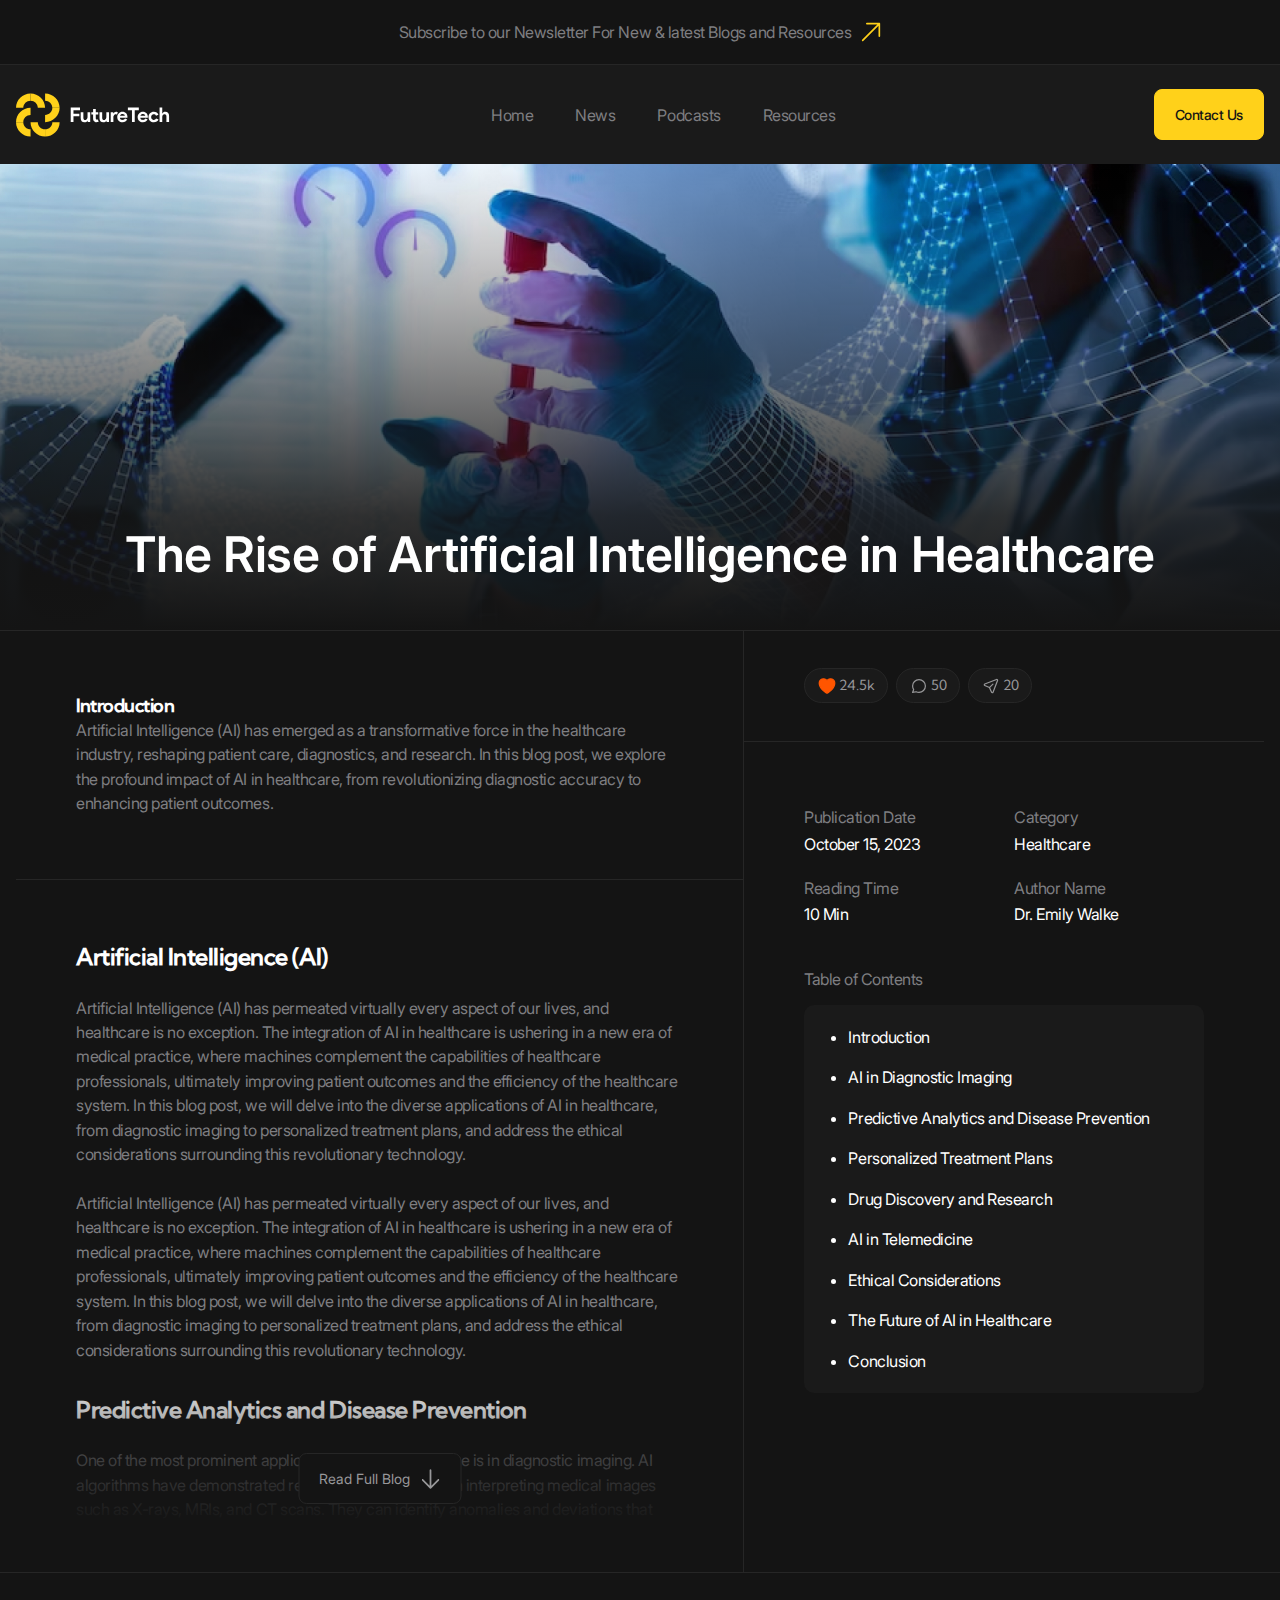
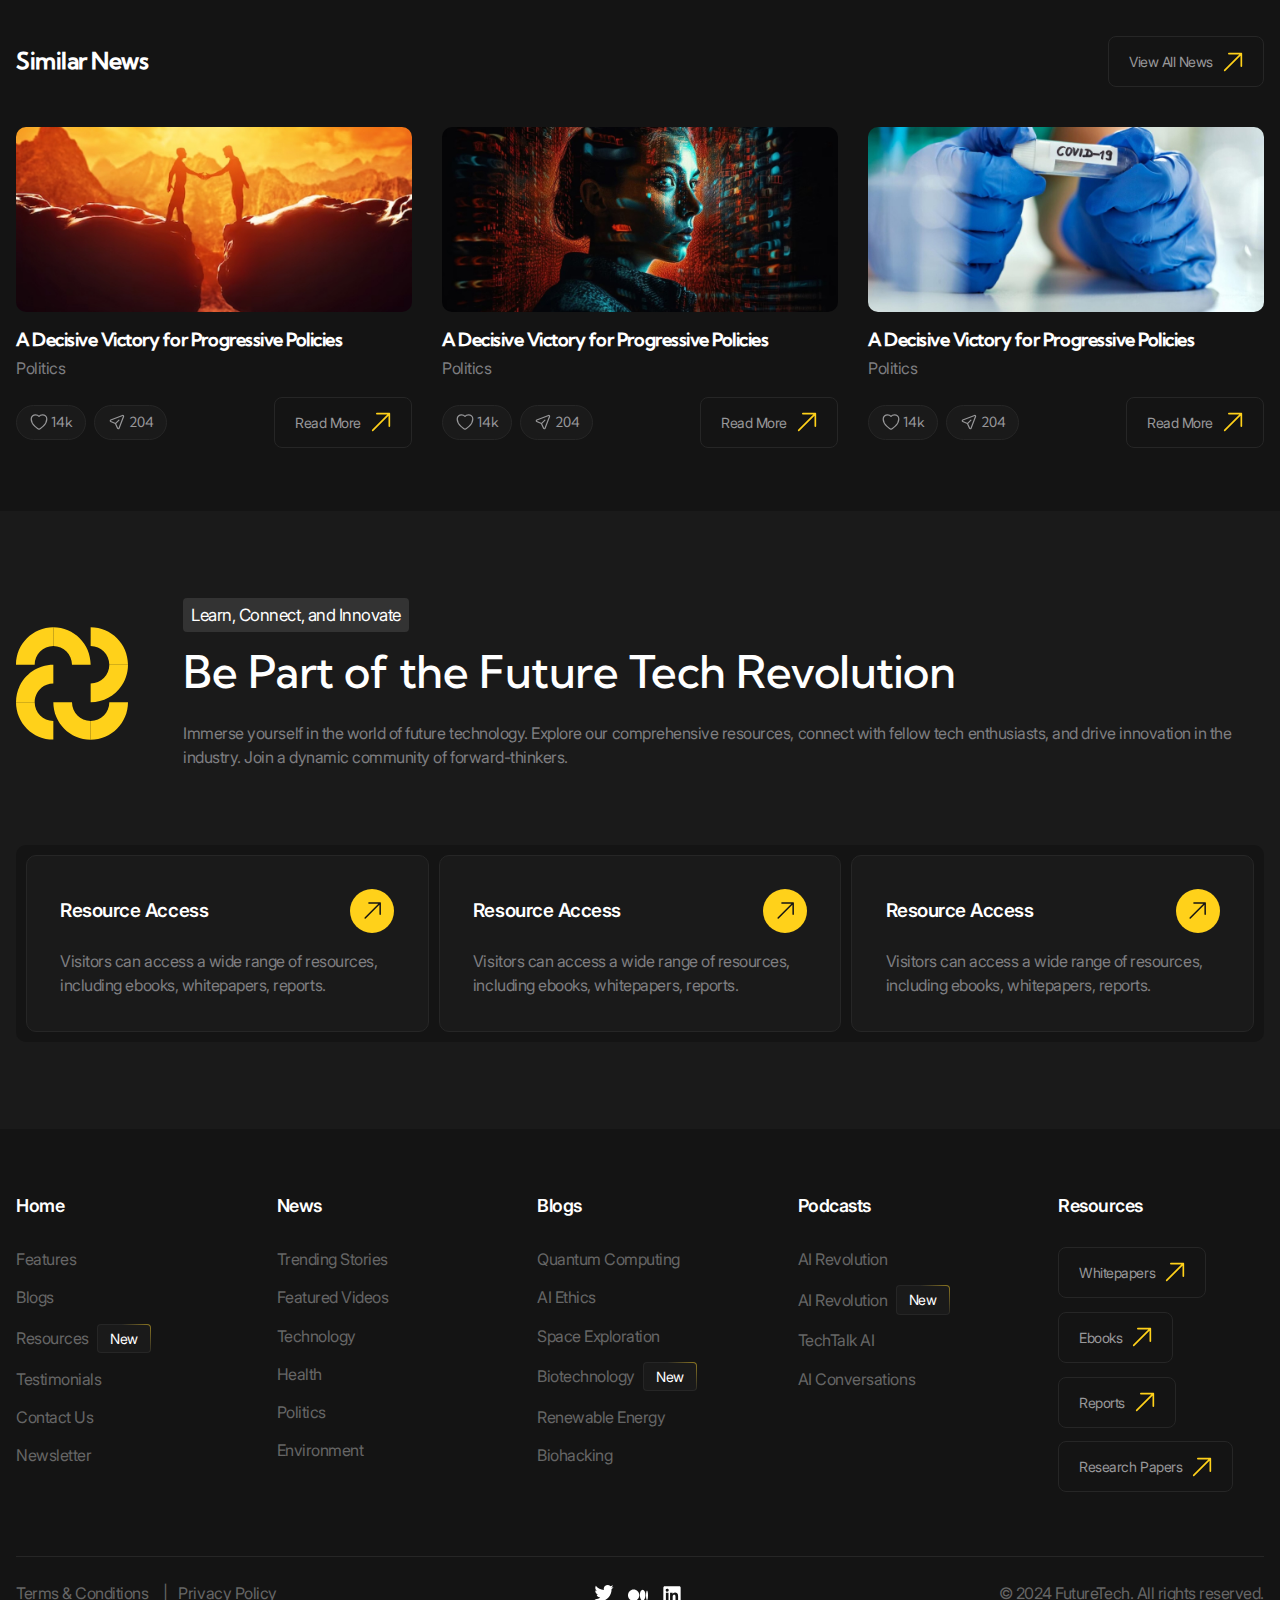
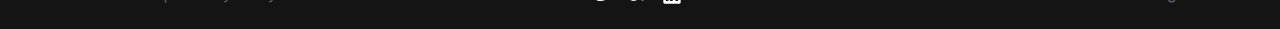
<file: blog.html>
<!DOCTYPE html>
<html lang="en">
<head>
    <meta charset="UTF-8">
    <meta name="viewport" content="width=device-width, user-scalable=no, initial-scale=1.0, maximum-scale=1.0, minimum-scale=1.0">
    <title>Future Tech | Blog</title>
    <link rel="stylesheet" href="./styles/main.css">
    <script src="./scripts/main.js" type="module" defer></script>
</head>
<body>
    <header class="header" data-js-header>
        <div class="header__promo">
            <div class="header__promo-inner container">
                <a href="/" class="header__promo-link">
                    <span class="icon icon--yellow-arrow">Subscribe to our Newsletter For New & latest Blogs and Resources</span>
                </a>
            </div>
        </div>
        <div class="header__body">
            <div class="header__body-inner container">
                <a 
                    href="/" 
                    class="header__logo logo"
                    aria-label="Home"
                    title="Home"
                >
                    <img 
                        src="./images/logo.svg" 
                        alt="" 
                        class="logo__image"
                        width="179" height="50"
                    >
                </a>
                <div class="header__overlay" data-js-header-overlay>
                    <nav class="header__menu">
                        <ul class="header__menu-list">
                            <li class="header__menu-item">
                                <a href="./index.html" class="header__menu-link">Home</a>
                            </li>
                            <li class="header__menu-item">
                                <a href="./news.html" class="header__menu-link">News</a>
                            </li>
                            <li class="header__menu-item">
                                <a href="./podcasts.html" class="header__menu-link">Podcasts</a>
                            </li>
                            <li class="header__menu-item">
                                <a href="./resources.html" class="header__menu-link">Resources</a>
                            </li>
                        </ul>
                    </nav>
                    <a href="./contacts.html" class="header__contact-us-link button button--accent">
                        Contact Us
                    </a>
                </div>
                <button 
                    class="header__burger-button burger-button visible-mobile"
                    type="button"
                    aria-label="Open menu"
                    title="Open menu"
                    data-js-header-burger-button
                >
                    <span class="burger-button__line"></span>
                    <span class="burger-button__line"></span>
                    <span class="burger-button__line"></span>
                </button>
            </div>
        </div>
    </header>

    <main>
        <section class="blog-details" aria-labelledby="blog-details-title">
            <header 
                class="blog-details__banner"
                style="--bgImg: url('../../images/blog-details/banner.jpg')"
            >
                <div class="blog-details__banner-inner container">
                    <h1 class="blog-details__title" id="blog-details-title">
                        The Rise of Artificial Intelligence in Healthcare
                    </h1>
                </div>
            </header>
            <div class="blog-details__body">
                <div class="blog-details__body-inner container">
                    <div class="blog-details__content">
                        <div class="blog-details__intro full-vw-line full-vw-line--bottom full-vw-line--left">
                            <h2 class="h6">Introduction</h2>
                            <p>Artificial Intelligence (AI) has emerged as a transformative force in the healthcare industry, reshaping patient care, diagnostics, and research. In this blog post, we explore the profound impact of AI in healthcare, from revolutionizing diagnostic accuracy to enhancing patient outcomes.</p>
                        </div>
                        <div class="blog-details__main expandable-content" data-js-expandable-content>
                            <h2 class="h4">Artificial Intelligence (AI)</h2>
                            <p>Artificial Intelligence (AI) has permeated virtually every aspect of our lives, and healthcare is no exception. The integration of AI in healthcare is ushering in a new era of medical practice, where machines complement the capabilities of healthcare professionals, ultimately improving patient outcomes and the efficiency of the healthcare system. In this blog post, we will delve into the diverse applications of AI in healthcare, from diagnostic imaging to personalized treatment plans, and address the ethical considerations surrounding this revolutionary technology.</p>
                            <p>Artificial Intelligence (AI) has permeated virtually every aspect of our lives, and healthcare is no exception. The integration of AI in healthcare is ushering in a new era of medical practice, where machines complement the capabilities of healthcare professionals, ultimately improving patient outcomes and the efficiency of the healthcare system. In this blog post, we will delve into the diverse applications of AI in healthcare, from diagnostic imaging to personalized treatment plans, and address the ethical considerations surrounding this revolutionary technology.</p>
                            <h2 class="h4">Predictive Analytics and Disease Prevention</h2>
                            <p>One of the most prominent applications of AI in healthcare is in diagnostic imaging. AI algorithms have demonstrated remarkable proficiency in interpreting medical images such as X-rays, MRIs, and CT scans. They can identify anomalies and deviations that might be overlooked by the human eye. This is particularly valuable in early disease detection. For instance, AI can aid radiologists in detecting minute irregularities in mammograms or identifying critical findings in chest X-rays, potentially indicative of life-threatening conditions.</p>
                            <p>One of the most prominent applications of AI in healthcare is in diagnostic imaging. AI algorithms have demonstrated remarkable proficiency in interpreting medical images such as X-rays, MRIs, and CT scans. They can identify anomalies and deviations that might be overlooked by the human eye. This is particularly valuable in early disease detection. For instance, AI can aid radiologists in detecting minute irregularities in mammograms or identifying critical findings in chest X-rays, potentially indicative of life-threatening conditions.</p>
                            <p>One of the most prominent applications of AI in healthcare is in diagnostic imaging. AI algorithms have demonstrated remarkable proficiency in interpreting medical images such as X-rays, MRIs, and CT scans. They can identify anomalies and deviations that might be overlooked by the human eye. This is particularly valuable in early disease detection. For instance, AI can aid radiologists in detecting minute irregularities in mammograms or identifying critical findings in chest X-rays, potentially indicative of life-threatening conditions.</p>
                            <p>One of the most prominent applications of AI in healthcare is in diagnostic imaging. AI algorithms have demonstrated remarkable proficiency in interpreting medical images such as X-rays, MRIs, and CT scans. They can identify anomalies and deviations that might be overlooked by the human eye. This is particularly valuable in early disease detection. For instance, AI can aid radiologists in detecting minute irregularities in mammograms or identifying critical findings in chest X-rays, potentially indicative of life-threatening conditions.</p>
                            <button 
                                class="blog-details__read-full-button button expandable-content__button"
                                type="button"
                                data-js-expandable-content-button
                            >
                                <span class="icon icon--gray-arrow-down">Read Full Blog</span>
                            </button>
                        </div>
                    </div>
                    <div class="blog-details__info">
                        <div class="blog-details__actions blog-actions full-vw-line full-vw-line--bottom full-vw-line--right">
                            <ul class="blog-actions__list">
                                <li class="blog-actions__item">
                                    <button 
                                        class="blog-actions__button is-active"
                                        type="button"
                                        aria-label="Dislike"
                                        title="Dislike"
                                    >
                                        <span class="blog-actions__icon-wrapper">
                                            <svg width="24" height="25" viewBox="0 0 24 25" fill="none" xmlns="http://www.w3.org/2000/svg">
                                                <path d="M11.645 21.4107L11.6384 21.4071L11.6158 21.3949C11.5965 21.3844 11.5689 21.3693 11.5336 21.3496C11.4629 21.3101 11.3612 21.2524 11.233 21.1769C10.9765 21.0261 10.6132 20.8039 10.1785 20.515C9.31074 19.9381 8.15122 19.0901 6.9886 18.0063C4.68781 15.8615 2.25 12.6751 2.25 8.75C2.25 5.82194 4.7136 3.5 7.6875 3.5C9.43638 3.5 11.0023 4.29909 12 5.5516C12.9977 4.29909 14.5636 3.5 16.3125 3.5C19.2864 3.5 21.75 5.82194 21.75 8.75C21.75 12.6751 19.3122 15.8615 17.0114 18.0063C15.8488 19.0901 14.6893 19.9381 13.8215 20.515C13.3868 20.8039 13.0235 21.0261 12.767 21.1769C12.6388 21.2524 12.5371 21.3101 12.4664 21.3496C12.4311 21.3693 12.4035 21.3844 12.3842 21.3949L12.3616 21.4071L12.355 21.4107L12.3523 21.4121C12.1323 21.5289 11.8677 21.5289 11.6477 21.4121L11.645 21.4107Z" stroke="#666666" stroke-width="1.5" stroke-linejoin="round"/>
                                            </svg>
                                        </span>
                                        <span>24.5k</span>
                                    </button>
                                </li>
                                <li class="blog-actions__item">
                                    <button 
                                        class="blog-actions__button"
                                        type="button"
                                        aria-label="Discuss"
                                        title="Discuss"
                                    >
                                        <span class="blog-actions__icon-wrapper">
                                            <svg width="24" height="25" viewBox="0 0 24 25" fill="none" xmlns="http://www.w3.org/2000/svg">
                                                <path d="M8.48581 19.6888C9.54657 20.2083 10.7392 20.5 12 20.5C16.4183 20.5 20 16.9183 20 12.5C20 8.08172 16.4183 4.5 12 4.5C7.58172 4.5 4 8.08172 4 12.5C4 14.1401 4.49356 15.665 5.34026 16.9341M8.48581 19.6888L4 20.5L5.34026 16.9341M8.48581 19.6888L8.49231 19.6877M5.34026 16.9341L5.34154 16.9308" stroke="#666666" stroke-width="1.5" stroke-linecap="round" stroke-linejoin="round"/>
                                            </svg>
                                        </span>
                                        <span>50</span>
                                    </button>
                                </li>
                                <li class="blog-actions__item">
                                    <button 
                                        class="blog-actions__button"
                                        type="button"
                                        aria-label="Share"
                                        title="Share"
                                    >
                                        <span class="blog-actions__icon-wrapper">
                                            <svg width="24" height="25" viewBox="0 0 24 25" fill="none" xmlns="http://www.w3.org/2000/svg">
                                                <path d="M10.0384 14.4616L4.1719 11.7951C3.36454 11.4281 3.39898 10.2697 4.22673 9.95134L18.8999 4.30781C19.7087 3.99675 20.5033 4.79139 20.1922 5.60013L14.5487 20.2733C14.2303 21.1011 13.072 21.1355 12.705 20.3281L10.0384 14.4616ZM10.0384 14.4616L14.4231 10.077" stroke="#666666" stroke-width="1.5" stroke-linecap="round" stroke-linejoin="round"/>
                                            </svg>
                                        </span>
                                        <span>20</span>
                                    </button>
                                </li>
                            </ul>
                        </div>
                        <div class="blog-details__summary summary summary--2-cols">
                            <dl class="summary__list">
                                <div class="summary__item">
                                    <dt class="summary__key">Publication Date</dt>
                                    <dd class="summary__value"><time datetime="2023-10-15">October 15, 2023</time></dd>
                                </div>
                                <div class="summary__item">
                                    <dt class="summary__key">Category</dt>
                                    <dd class="summary__value">
                                        <time datetime="2023-10-10">Healthcare</time>
                                    </dd>
                                </div>
                                <div class="summary__item">
                                    <dt class="summary__key">Reading Time</dt>
                                    <dd class="summary__value">10 Min</dd>
                                </div>
                                <div class="summary__item">
                                    <dt class="summary__key">Author Name</dt>
                                    <dd class="summary__value">Dr. Emily Walke</dd>
                                </div>
                                <div class="summary__item summary__item--wide">
                                    <dt class="summary__key">Table of Contents</dt>
                                    <dd class="summary__value">
                                        <div class="table-of-contents">
                                            <ul class="table-of-contents__list">
                                                <li class="table-of-contents__item">Introduction</li>
                                                <li class="table-of-contents__item">AI in Diagnostic Imaging</li>
                                                <li class="table-of-contents__item">Predictive Analytics and Disease Prevention</li>
                                                <li class="table-of-contents__item">Personalized Treatment Plans</li>
                                                <li class="table-of-contents__item">Drug Discovery and Research</li>
                                                <li class="table-of-contents__item">AI in Telemedicine</li>
                                                <li class="table-of-contents__item">Ethical Considerations</li>
                                                <li class="table-of-contents__item">The Future of AI in Healthcare</li>
                                                <li class="table-of-contents__item">Conclusion</li>
                                            </ul>
                                        </div>
                                    </dd>
                                </div>
                            </dl>
                        </div>
                    </div>
                </div>
            </div>
            <div class="blog-details__news news container">
                <header class="news__header">
                    <h2 class="news__title h4">Similar News</h2>
                    <a href="/" class="news__link button">
                        <span class="icon icon--yellow-arrow">View All News</span>
                    </a>
                </header>
                <ul class="news__list">
                    <li class="news__item">
                        <article class="news-card">
                            <img 
                                src="./images/news/2.jpg" 
                                alt="" 
                                class="news-card__image"
                                width="515" height="427" loading="lazy"
                            >
                            <div class="news-card__body">
                                <h2 class="news-card__title h6">A Decisive Victory for Progressive Policies</h2>
                                <div class="news-card__description">
                                    <p>Politics</p>
                                </div>
                            </div>
                            <div class="news-card__controls">
                                <div class="news-card__actions blog-actions">
                                    <ul class="blog-actions__list">
                                        <li class="blog-actions__item">
                                            <button 
                                                class="blog-actions__button"
                                                type="button"
                                                aria-label="Like"
                                                title="Like"
                                            >
                                                <span class="blog-actions__icon-wrapper">
                                                    <svg width="24" height="25" viewBox="0 0 24 25" fill="none" xmlns="http://www.w3.org/2000/svg">
                                                        <path d="M11.645 21.4107L11.6384 21.4071L11.6158 21.3949C11.5965 21.3844 11.5689 21.3693 11.5336 21.3496C11.4629 21.3101 11.3612 21.2524 11.233 21.1769C10.9765 21.0261 10.6132 20.8039 10.1785 20.515C9.31074 19.9381 8.15122 19.0901 6.9886 18.0063C4.68781 15.8615 2.25 12.6751 2.25 8.75C2.25 5.82194 4.7136 3.5 7.6875 3.5C9.43638 3.5 11.0023 4.29909 12 5.5516C12.9977 4.29909 14.5636 3.5 16.3125 3.5C19.2864 3.5 21.75 5.82194 21.75 8.75C21.75 12.6751 19.3122 15.8615 17.0114 18.0063C15.8488 19.0901 14.6893 19.9381 13.8215 20.515C13.3868 20.8039 13.0235 21.0261 12.767 21.1769C12.6388 21.2524 12.5371 21.3101 12.4664 21.3496C12.4311 21.3693 12.4035 21.3844 12.3842 21.3949L12.3616 21.4071L12.355 21.4107L12.3523 21.4121C12.1323 21.5289 11.8677 21.5289 11.6477 21.4121L11.645 21.4107Z" stroke="#666666" stroke-width="1.5" stroke-linejoin="round"/>
                                                    </svg>
                                                </span>
                                                <span>14k</span>
                                            </button>
                                        </li>
                                        <li class="blog-actions__item">
                                            <button 
                                                class="blog-actions__button"
                                                type="button"
                                                aria-label="Share"
                                                title="Share"
                                            >
                                                <span class="blog-actions__icon-wrapper">
                                                    <svg width="24" height="25" viewBox="0 0 24 25" fill="none" xmlns="http://www.w3.org/2000/svg">
                                                        <path d="M10.0384 14.4616L4.1719 11.7951C3.36454 11.4281 3.39898 10.2697 4.22673 9.95134L18.8999 4.30781C19.7087 3.99675 20.5033 4.79139 20.1922 5.60013L14.5487 20.2733C14.2303 21.1011 13.072 21.1355 12.705 20.3281L10.0384 14.4616ZM10.0384 14.4616L14.4231 10.077" stroke="#666666" stroke-width="1.5" stroke-linecap="round" stroke-linejoin="round"/>
                                                    </svg>
                                                </span>
                                                <span>204</span>
                                            </button>
                                        </li>
                                    </ul>
                                </div>
                                <a href="/" class="news-card__link button">
                                    <span class="icon icon--yellow-arrow">Read More</span>
                                </a>
                            </div>
                        </article>
                    </li>
                    <li class="news__item">
                        <article class="news-card">
                            <img 
                                src="./images/news/3.jpg" 
                                alt="" 
                                class="news-card__image"
                                width="515" height="427" loading="lazy"
                            >
                            <div class="news-card__body">
                                <h2 class="news-card__title h6">A Decisive Victory for Progressive Policies</h2>
                                <div class="news-card__description">
                                    <p>Politics</p>
                                </div>
                            </div>
                            <div class="news-card__controls">
                                <div class="news-card__actions blog-actions">
                                    <ul class="blog-actions__list">
                                        <li class="blog-actions__item">
                                            <button 
                                                class="blog-actions__button"
                                                type="button"
                                                aria-label="Like"
                                                title="Like"
                                            >
                                                <span class="blog-actions__icon-wrapper">
                                                    <svg width="24" height="25" viewBox="0 0 24 25" fill="none" xmlns="http://www.w3.org/2000/svg">
                                                        <path d="M11.645 21.4107L11.6384 21.4071L11.6158 21.3949C11.5965 21.3844 11.5689 21.3693 11.5336 21.3496C11.4629 21.3101 11.3612 21.2524 11.233 21.1769C10.9765 21.0261 10.6132 20.8039 10.1785 20.515C9.31074 19.9381 8.15122 19.0901 6.9886 18.0063C4.68781 15.8615 2.25 12.6751 2.25 8.75C2.25 5.82194 4.7136 3.5 7.6875 3.5C9.43638 3.5 11.0023 4.29909 12 5.5516C12.9977 4.29909 14.5636 3.5 16.3125 3.5C19.2864 3.5 21.75 5.82194 21.75 8.75C21.75 12.6751 19.3122 15.8615 17.0114 18.0063C15.8488 19.0901 14.6893 19.9381 13.8215 20.515C13.3868 20.8039 13.0235 21.0261 12.767 21.1769C12.6388 21.2524 12.5371 21.3101 12.4664 21.3496C12.4311 21.3693 12.4035 21.3844 12.3842 21.3949L12.3616 21.4071L12.355 21.4107L12.3523 21.4121C12.1323 21.5289 11.8677 21.5289 11.6477 21.4121L11.645 21.4107Z" stroke="#666666" stroke-width="1.5" stroke-linejoin="round"/>
                                                    </svg>
                                                </span>
                                                <span>14k</span>
                                            </button>
                                        </li>
                                        <li class="blog-actions__item">
                                            <button 
                                                class="blog-actions__button"
                                                type="button"
                                                aria-label="Share"
                                                title="Share"
                                            >
                                                <span class="blog-actions__icon-wrapper">
                                                    <svg width="24" height="25" viewBox="0 0 24 25" fill="none" xmlns="http://www.w3.org/2000/svg">
                                                        <path d="M10.0384 14.4616L4.1719 11.7951C3.36454 11.4281 3.39898 10.2697 4.22673 9.95134L18.8999 4.30781C19.7087 3.99675 20.5033 4.79139 20.1922 5.60013L14.5487 20.2733C14.2303 21.1011 13.072 21.1355 12.705 20.3281L10.0384 14.4616ZM10.0384 14.4616L14.4231 10.077" stroke="#666666" stroke-width="1.5" stroke-linecap="round" stroke-linejoin="round"/>
                                                    </svg>
                                                </span>
                                                <span>204</span>
                                            </button>
                                        </li>
                                    </ul>
                                </div>
                                <a href="/" class="news-card__link button">
                                    <span class="icon icon--yellow-arrow">Read More</span>
                                </a>
                            </div>
                        </article>
                    </li>
                    <li class="news__item">
                        <article class="news-card">
                            <img 
                                src="./images/news/4.jpg" 
                                alt="" 
                                class="news-card__image"
                                width="515" height="427" loading="lazy"
                            >
                            <div class="news-card__body">
                                <h2 class="news-card__title h6">A Decisive Victory for Progressive Policies</h2>
                                <div class="news-card__description">
                                    <p>Politics</p>
                                </div>
                            </div>
                            <div class="news-card__controls">
                                <div class="news-card__actions blog-actions">
                                    <ul class="blog-actions__list">
                                        <li class="blog-actions__item">
                                            <button 
                                                class="blog-actions__button"
                                                type="button"
                                                aria-label="Like"
                                                title="Like"
                                            >
                                                <span class="blog-actions__icon-wrapper">
                                                    <svg width="24" height="25" viewBox="0 0 24 25" fill="none" xmlns="http://www.w3.org/2000/svg">
                                                        <path d="M11.645 21.4107L11.6384 21.4071L11.6158 21.3949C11.5965 21.3844 11.5689 21.3693 11.5336 21.3496C11.4629 21.3101 11.3612 21.2524 11.233 21.1769C10.9765 21.0261 10.6132 20.8039 10.1785 20.515C9.31074 19.9381 8.15122 19.0901 6.9886 18.0063C4.68781 15.8615 2.25 12.6751 2.25 8.75C2.25 5.82194 4.7136 3.5 7.6875 3.5C9.43638 3.5 11.0023 4.29909 12 5.5516C12.9977 4.29909 14.5636 3.5 16.3125 3.5C19.2864 3.5 21.75 5.82194 21.75 8.75C21.75 12.6751 19.3122 15.8615 17.0114 18.0063C15.8488 19.0901 14.6893 19.9381 13.8215 20.515C13.3868 20.8039 13.0235 21.0261 12.767 21.1769C12.6388 21.2524 12.5371 21.3101 12.4664 21.3496C12.4311 21.3693 12.4035 21.3844 12.3842 21.3949L12.3616 21.4071L12.355 21.4107L12.3523 21.4121C12.1323 21.5289 11.8677 21.5289 11.6477 21.4121L11.645 21.4107Z" stroke="#666666" stroke-width="1.5" stroke-linejoin="round"/>
                                                    </svg>
                                                </span>
                                                <span>14k</span>
                                            </button>
                                        </li>
                                        <li class="blog-actions__item">
                                            <button 
                                                class="blog-actions__button"
                                                type="button"
                                                aria-label="Share"
                                                title="Share"
                                            >
                                                <span class="blog-actions__icon-wrapper">
                                                    <svg width="24" height="25" viewBox="0 0 24 25" fill="none" xmlns="http://www.w3.org/2000/svg">
                                                        <path d="M10.0384 14.4616L4.1719 11.7951C3.36454 11.4281 3.39898 10.2697 4.22673 9.95134L18.8999 4.30781C19.7087 3.99675 20.5033 4.79139 20.1922 5.60013L14.5487 20.2733C14.2303 21.1011 13.072 21.1355 12.705 20.3281L10.0384 14.4616ZM10.0384 14.4616L14.4231 10.077" stroke="#666666" stroke-width="1.5" stroke-linecap="round" stroke-linejoin="round"/>
                                                    </svg>
                                                </span>
                                                <span>204</span>
                                            </button>
                                        </li>
                                    </ul>
                                </div>
                                <a href="/" class="news-card__link button">
                                    <span class="icon icon--yellow-arrow">Read More</span>
                                </a>
                            </div>
                        </article>
                    </li>
                </ul>
            </div>
        </section>

        <section class="about" aria-labelledby="about-title">
            <div class="about__inner container">
                <header class="about__header">
                    <img 
                        src="./images/about/icon.svg" 
                        alt="" 
                        class="about__icon"
                        width="150" height="150" loading="lazy"
                    >
                    <div class="about__info">
                        <p class="about__subtitle tag">Learn, Connect, and Innovate</p>
                        <h2 class="about__title" id="about-title">Be Part of the Future Tech Revolution</h2>
                    </div>
                    <div class="about__description">
                        <p>Immerse yourself in the world of future technology. Explore our comprehensive resources, connect with fellow tech enthusiasts, and drive innovation in the industry. Join a dynamic community of forward-thinkers.</p>
                    </div>
                </header>
                <ul class="about__list">
                    <li class="about__item">
                        <a href="/" class="about-card tile">
                            <h3 class="about-card__title circle-icon">Resource Access</h3>
                            <div class="about-card__description">
                                <p>Visitors can access a wide range of resources, including ebooks, whitepapers, reports.</p>
                            </div>
                        </a>
                    </li>
                    <li class="about__item">
                        <a href="/" class="about-card tile">
                            <h3 class="about-card__title circle-icon">Resource Access</h3>
                            <div class="about-card__description">
                                <p>Visitors can access a wide range of resources, including ebooks, whitepapers, reports.</p>
                            </div>
                        </a>
                    </li>
                    <li class="about__item">
                        <a href="/" class="about-card tile">
                            <h3 class="about-card__title circle-icon">Resource Access</h3>
                            <div class="about-card__description">
                                <p>Visitors can access a wide range of resources, including ebooks, whitepapers, reports.</p>
                            </div>
                        </a>
                    </li>
                </ul>
            </div>
        </section>
    </main>

    <footer class="footer">
        <div class="footer__inner container">
            <div class="footer__body">
                <nav class="footer__menu">
                    <div class="footer__menu-column">
                        <a href="/" class="footer__menu-main-link h6">Home</a>
                        <ul class="footer__menu-list">
                            <li class="footer__menu-item">
                                <a href="/" class="footer__menu-link">Features</a>
                            </li>
                            <li class="footer__menu-item">
                                <a href="/" class="footer__menu-link">Blogs</a>
                            </li>
                            <li class="footer__menu-item">
                                <a href="/" class="footer__menu-link">Resources</a>
                                <span class="badge">New</span>
                            </li>
                            <li class="footer__menu-item">
                                <a href="/" class="footer__menu-link">Testimonials</a>
                            </li>
                            <li class="footer__menu-item">
                                <a href="/" class="footer__menu-link">Contact Us</a>
                            </li>
                            <li class="footer__menu-item">
                                <a href="/" class="footer__menu-link">Newsletter</a>
                            </li>
                        </ul>
                    </div>
                    <div class="footer__menu-column">
                        <a href="/" class="footer__menu-main-link h6">News</a>
                        <ul class="footer__menu-list">
                            <li class="footer__menu-item">
                                <a href="/" class="footer__menu-link">Trending Stories</a>
                            </li>
                            <li class="footer__menu-item">
                                <a href="/" class="footer__menu-link">Featured Videos</a>
                            </li>
                            <li class="footer__menu-item">
                                <a href="/" class="footer__menu-link">Technology</a>
                            </li>
                            <li class="footer__menu-item">
                                <a href="/" class="footer__menu-link">Health</a>
                            </li>
                            <li class="footer__menu-item">
                                <a href="/" class="footer__menu-link">Politics</a>
                            </li>
                            <li class="footer__menu-item">
                                <a href="/" class="footer__menu-link">Environment</a>
                            </li>
                        </ul>
                    </div>
                    <div class="footer__menu-column">
                        <a href="/" class="footer__menu-main-link h6">Blogs</a>
                        <ul class="footer__menu-list">
                            <li class="footer__menu-item">
                                <a href="/" class="footer__menu-link">Quantum Computing</a>
                            </li>
                            <li class="footer__menu-item">
                                <a href="/" class="footer__menu-link">AI Ethics</a>
                            </li>
                            <li class="footer__menu-item">
                                <a href="/" class="footer__menu-link">Space Exploration</a>
                            </li>
                            <li class="footer__menu-item">
                                <a href="/" class="footer__menu-link">Biotechnology</a>
                                <span class="badge">New</span>
                            </li>
                            <li class="footer__menu-item">
                                <a href="/" class="footer__menu-link">Renewable Energy</a>
                            </li>
                            <li class="footer__menu-item">
                                <a href="/" class="footer__menu-link">Biohacking</a>
                            </li>
                        </ul>
                    </div>
                    <div class="footer__menu-column">
                        <a href="/" class="footer__menu-main-link h6">Podcasts</a>
                        <ul class="footer__menu-list">
                            <li class="footer__menu-item">
                                <a href="/" class="footer__menu-link">AI Revolution</a>
                            </li>
                            <li class="footer__menu-item">
                                <a href="/" class="footer__menu-link">AI Revolution</a>
                                <span class="badge">New</span>
                            </li>
                            <li class="footer__menu-item">
                                <a href="/" class="footer__menu-link">TechTalk AI</a>
                            </li>
                            <li class="footer__menu-item">
                                <a href="/" class="footer__menu-link">AI Conversations</a>
                            </li>
                        </ul>
                    </div>
                    <div class="footer__menu-column">
                        <a href="/" class="footer__menu-main-link h6">Resources</a>
                        <ul class="footer__menu-list">
                            <li class="footer__menu-item">
                                <a href="/" class="footer__menu-link button">
                                    <span class="icon icon--yellow-arrow">
                                        Whitepapers
                                    </span>
                                </a>
                            </li>
                            <li class="footer__menu-item">
                                <a href="/" class="footer__menu-link button">
                                    <span class="icon icon--yellow-arrow">
                                        Ebooks
                                    </span>
                                </a>
                            </li>
                            <li class="footer__menu-item">
                                <a href="/" class="footer__menu-link button">
                                    <span class="icon icon--yellow-arrow">
                                        Reports
                                    </span>
                                </a>
                            </li>
                            <li class="footer__menu-item">
                                <a href="/" class="footer__menu-link button">
                                    <span class="icon icon--yellow-arrow">
                                        Research Papers
                                    </span>
                                </a>
                            </li>
                        </ul>
                    </div>
                </nav>
            </div>
            <div class="footer__extra">
                <div class="footer__extra-menu">
                    <ul class="footer__extra-menu-list">
                        <li class="footer__extra-menu-item">
                            <a href="/" class="footer__extra-menu-link">Terms & Conditions</a>
                        </li>
                        <li class="footer__extra-menu-item">
                            <a href="/" class="footer__extra-menu-link">Privacy Policy</a>
                        </li>
                    </ul>
                </div>
                <div class="footer__soc1als soc1als">
                    <ul class="soc1als__list">
                        <li class="soc1als__item">
                            <a 
                                href="/" 
                                class="soc1als__link"
                                target="_blank"
                                aria-label="Twitter"
                                title="Twitter"
                            >
                                <svg width="24" height="20" viewBox="0 0 24 20" fill="none" xmlns="http://www.w3.org/2000/svg">
                                    <path d="M21.0571 5.18114C21.0664 5.39235 21.0664 5.59395 21.0664 5.80515C21.0756 12.2084 16.3712 19.6004 7.76793 19.6004C5.23048 19.6004 2.73933 18.842 0.600098 17.4212C0.970528 17.4692 1.34096 17.4884 1.71139 17.4884C3.81358 17.4884 5.86021 16.7588 7.51789 15.4052C5.51756 15.3668 3.75802 14.0132 3.14681 12.0356C3.85063 12.1796 4.57296 12.1508 5.25826 11.9492C3.08198 11.5076 1.51691 9.52036 1.50765 7.20675C1.50765 7.18755 1.50765 7.16835 1.50765 7.14915C2.15591 7.52355 2.88751 7.73475 3.62837 7.75395C1.58174 6.33315 0.942746 3.50114 2.18369 1.28353C4.5637 4.31714 8.06427 6.15075 11.8241 6.35235C11.4445 4.67234 11.9631 2.90594 13.1762 1.71553C15.0561 -0.118073 18.0196 -0.0220723 19.7977 1.92673C20.8441 1.71553 21.8535 1.31233 22.7704 0.74593C22.4185 1.86913 21.6869 2.81954 20.7145 3.42434C21.6406 3.30914 22.5481 3.04994 23.4001 2.66594C22.7704 3.64514 21.9739 4.48994 21.0571 5.18114Z" fill="white"/>
                                </svg>
                            </a>
                        </li>
                        <li class="soc1als__item">
                            <a 
                                href="/" 
                                class="soc1als__link"
                                target="_blank"
                                aria-label="Twitter"
                                title="Twitter"
                            >
                                <svg width="24" height="24" viewBox="0 0 24 24" fill="none" xmlns="http://www.w3.org/2000/svg">
                                    <path d="M13.5374 12.2281C13.5374 15.9988 10.5069 19.0556 6.76883 19.0556C3.03073 19.0556 0 15.9981 0 12.2281C0 8.45806 3.0305 5.40039 6.76883 5.40039C10.5072 5.40039 13.5374 8.45737 13.5374 12.2281Z" fill="white"/>
                                    <path d="M20.9627 12.2285C20.9627 15.7778 19.4474 18.6563 17.5783 18.6563C15.7091 18.6563 14.1938 15.7778 14.1938 12.2285C14.1938 8.67922 15.7089 5.80078 17.578 5.80078C19.4472 5.80078 20.9625 8.67829 20.9625 12.2285" fill="white"/>
                                    <path d="M24 12.228C24 15.4073 23.4672 17.9862 22.8097 17.9862C22.1522 17.9862 21.6196 15.408 21.6196 12.228C21.6196 9.04797 22.1525 6.46973 22.8097 6.46973C23.467 6.46973 24 9.04774 24 12.228Z" fill="white"/>
                                </svg>
                            </a>
                        </li>
                        <li class="soc1als__item">
                            <a 
                                href="/" 
                                class="soc1als__link"
                                target="_blank"
                                aria-label="Twitter"
                                title="Twitter"
                            >
                                <svg width="24" height="24" viewBox="0 0 24 24" fill="none" xmlns="http://www.w3.org/2000/svg">
                                    <path d="M20.8647 1.59961H3.13554C2.72832 1.59961 2.33777 1.76138 2.04982 2.04933C1.76187 2.33728 1.6001 2.72783 1.6001 3.13505V20.8642C1.6001 21.2714 1.76187 21.6619 2.04982 21.9499C2.33777 22.2378 2.72832 22.3996 3.13554 22.3996H20.8647C21.2719 22.3996 21.6624 22.2378 21.9504 21.9499C22.2383 21.6619 22.4001 21.2714 22.4001 20.8642V3.13505C22.4001 2.72783 22.2383 2.33728 21.9504 2.04933C21.6624 1.76138 21.2719 1.59961 20.8647 1.59961ZM7.79965 19.3186H4.67243V9.38516H7.79965V19.3186ZM6.23388 8.00861C5.87915 8.00661 5.53296 7.89958 5.239 7.70102C4.94504 7.50246 4.71649 7.22127 4.58219 6.89294C4.44789 6.56461 4.41386 6.20386 4.48439 5.8562C4.55492 5.50855 4.72686 5.18958 4.9785 4.93955C5.23014 4.68952 5.5502 4.51964 5.8983 4.45134C6.2464 4.38304 6.60693 4.41939 6.93439 4.5558C7.26185 4.6922 7.54156 4.92255 7.73823 5.21778C7.9349 5.51301 8.03971 5.85988 8.03943 6.21461C8.04278 6.45211 7.99827 6.68784 7.90857 6.90777C7.81887 7.1277 7.68582 7.32732 7.51733 7.49473C7.34884 7.66215 7.14837 7.79392 6.92787 7.88221C6.70736 7.97049 6.47134 8.01348 6.23388 8.00861ZM19.3263 19.3273H16.2005V13.9005C16.2005 12.3001 15.5202 11.8061 14.642 11.8061C13.7147 11.8061 12.8047 12.5052 12.8047 13.9409V19.3273H9.67743V9.39239H12.6848V10.7689H12.7252C13.0271 10.1579 14.0844 9.11361 15.6979 9.11361C17.4428 9.11361 19.3278 10.1493 19.3278 13.1826L19.3263 19.3273Z" fill="white"/>
                                </svg>
                            </a>
                        </li>
                    </ul>
                </div>
                <p class="footer__copyright">
                    © <time datetime="2024">2024</time> FutureTech. All rights reserved.
                </p>
            </div>
        </div>
    </footer>
</body>
</html>
</file>
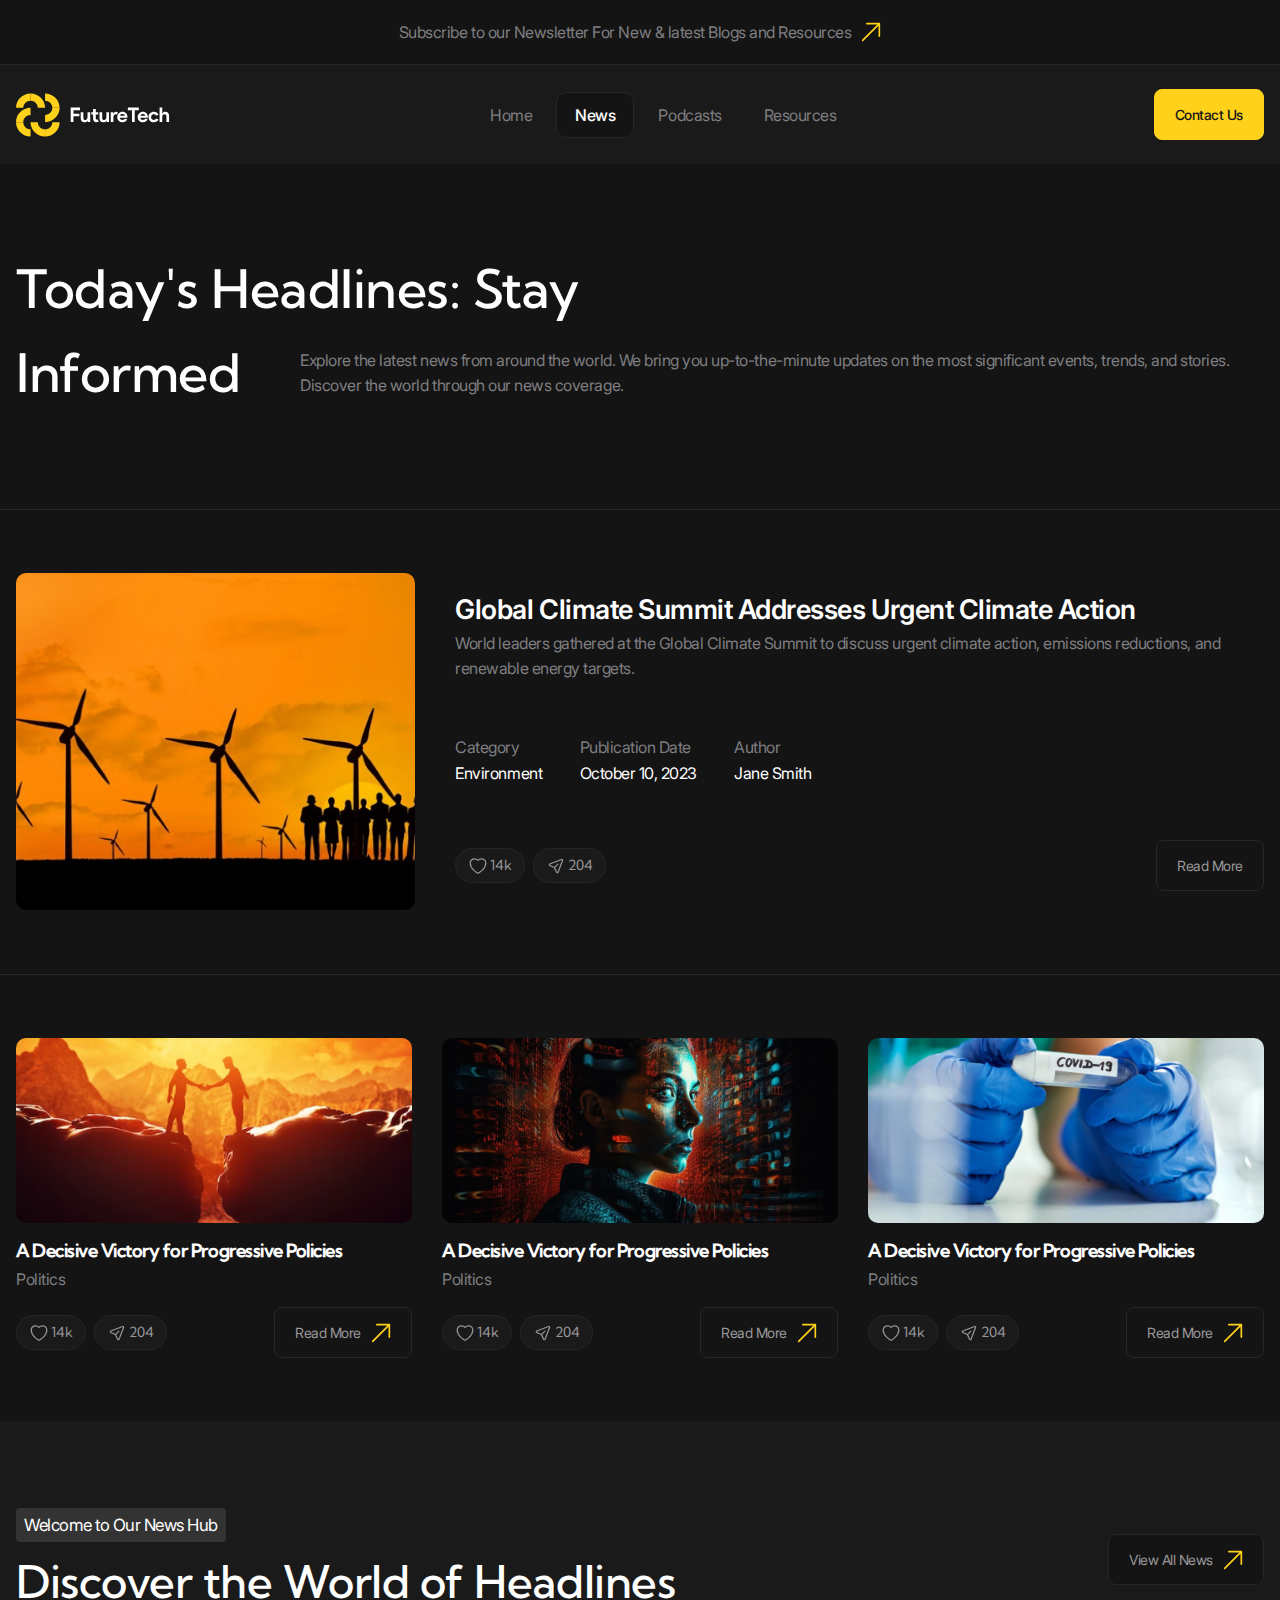
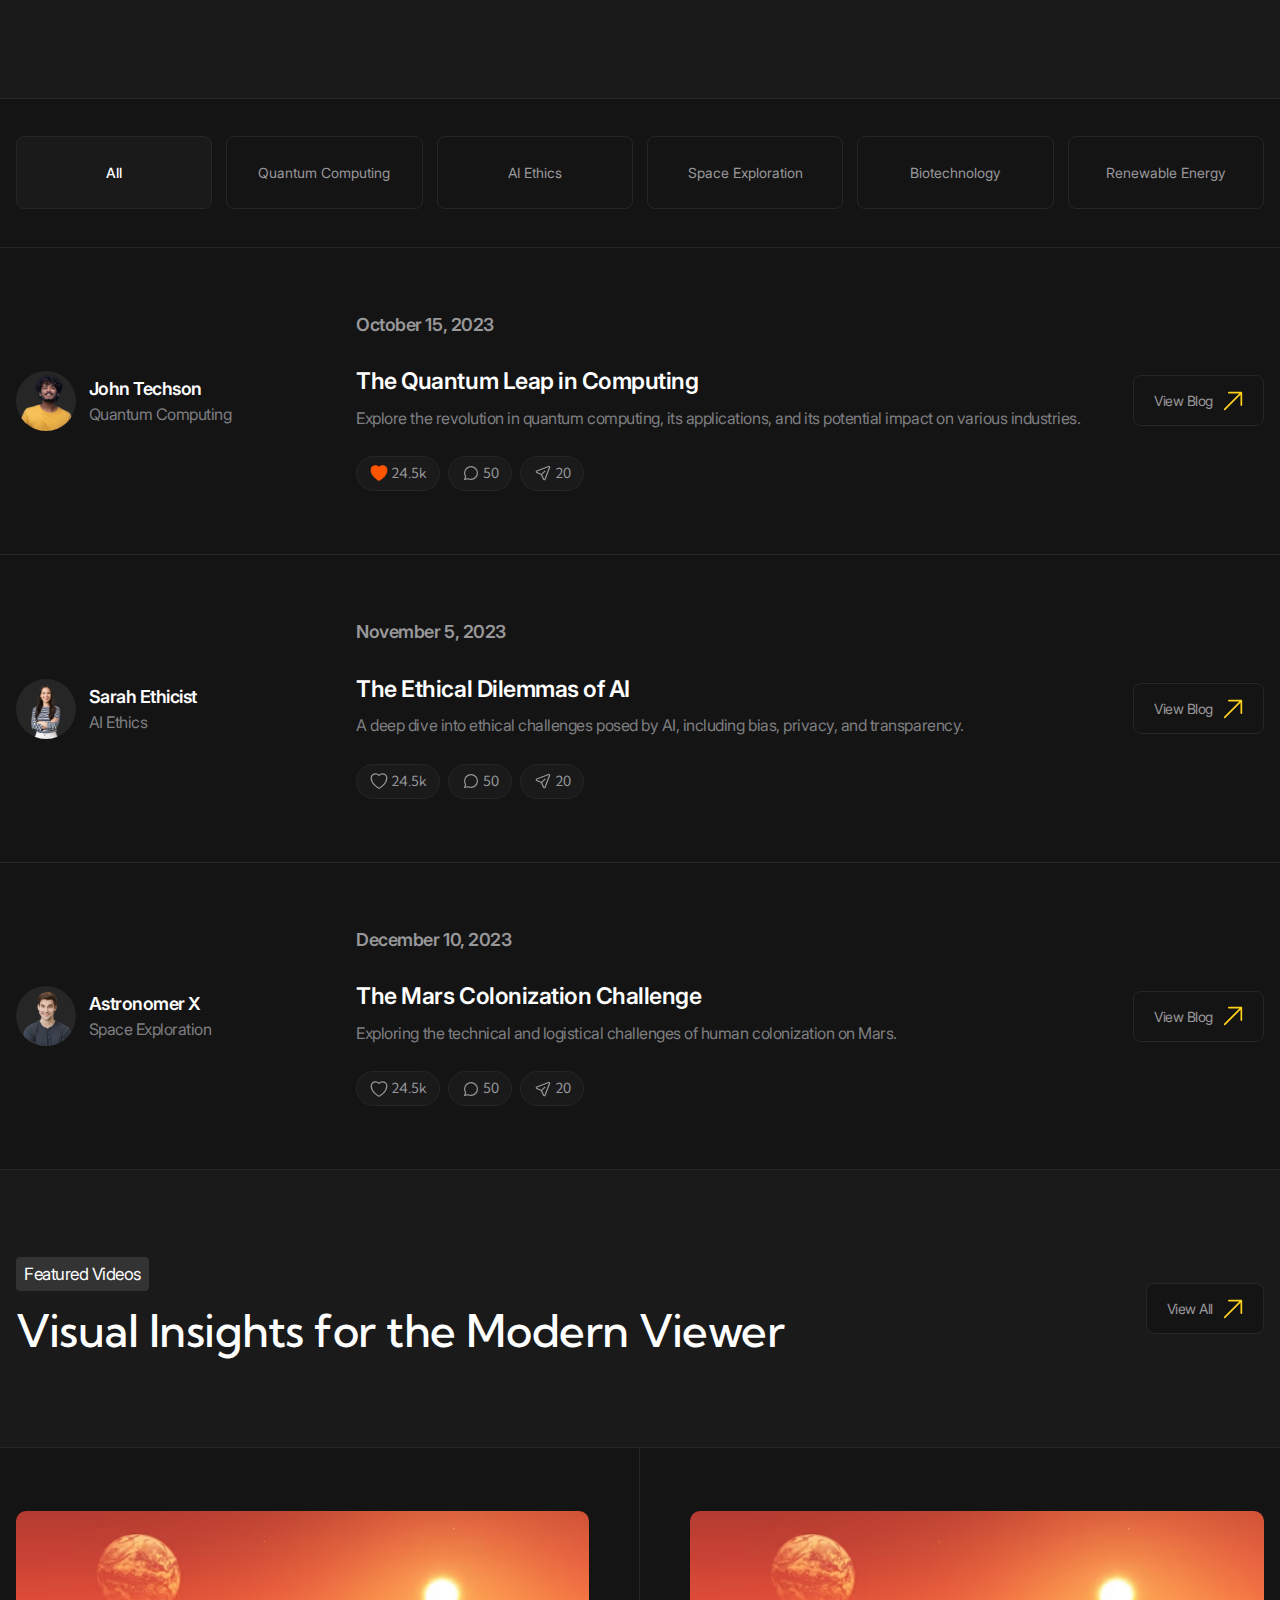
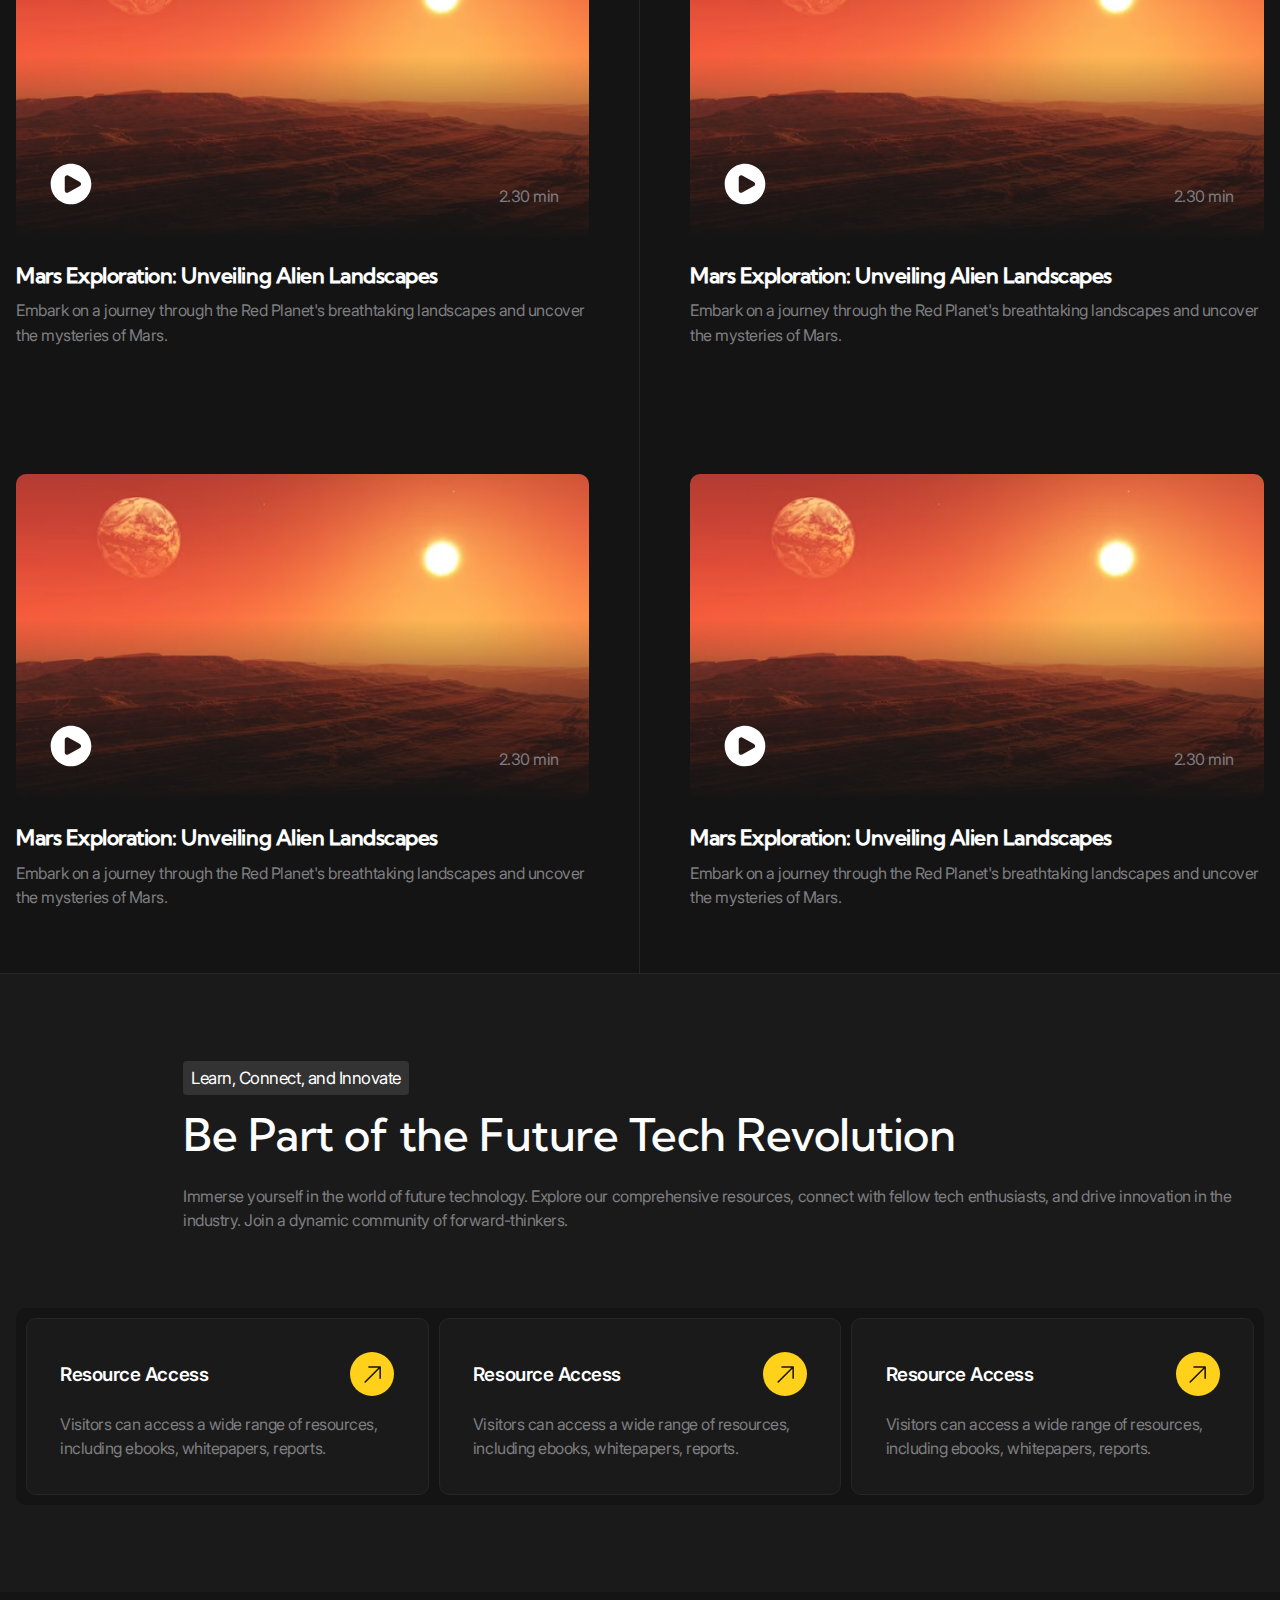
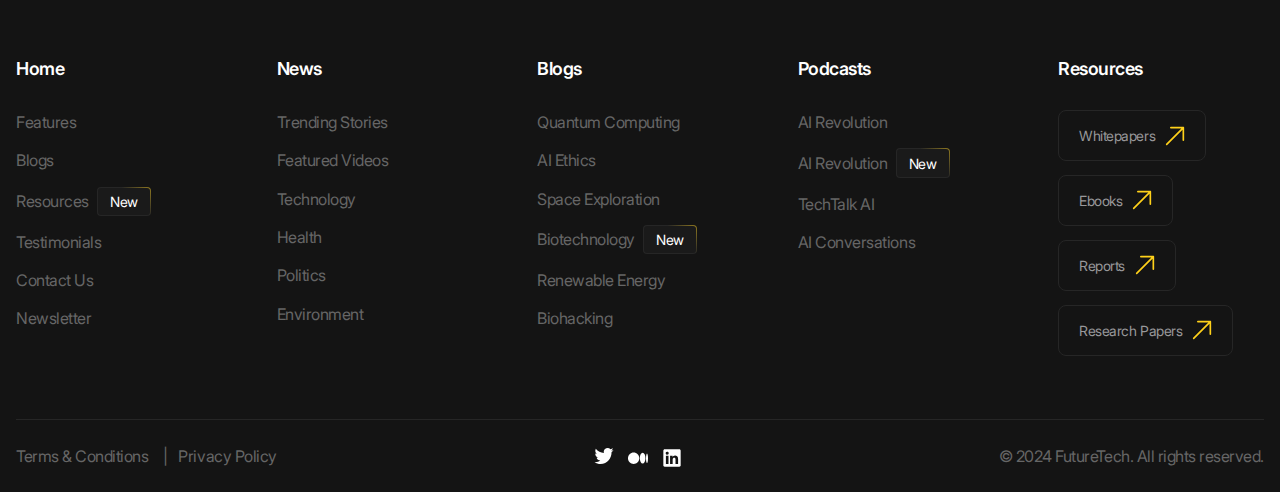
<file: news.html>
<!DOCTYPE html>
<html lang="en">
<head>
    <meta charset="UTF-8">
    <meta name="viewport" content="width=device-width, user-scalable=no, initial-scale=1.0, maximum-scale=1.0, minimum-scale=1.0">
    <title>Future Tech | News</title>
    <link rel="stylesheet" href="./styles/main.css">
    <script src="./scripts/main.js" type="module" defer></script>
</head>
<body>
    <header class="header" data-js-header>
        <div class="header__promo">
            <div class="header__promo-inner container">
                <a href="/" class="header__promo-link">
                    <span class="icon icon--yellow-arrow">Subscribe to our Newsletter For New & latest Blogs and Resources</span>
                </a>
            </div>
        </div>
        <div class="header__body">
            <div class="header__body-inner container">
                <a 
                    href="/" 
                    class="header__logo logo"
                    aria-label="Home"
                    title="Home"
                >
                    <img 
                        src="./images/logo.svg" 
                        alt="" 
                        class="logo__image"
                        width="179" height="50"
                    >
                </a>
                <div class="header__overlay" data-js-header-overlay>
                    <nav class="header__menu">
                        <ul class="header__menu-list">
                            <li class="header__menu-item">
                                <a href="./index.html" class="header__menu-link">Home</a>
                            </li>
                            <li class="header__menu-item">
                                <a href="./news.html" class="header__menu-link is-active">News</a>
                            </li>
                            <li class="header__menu-item">
                                <a href="./podcasts.html" class="header__menu-link">Podcasts</a>
                            </li>
                            <li class="header__menu-item">
                                <a href="./resources.html" class="header__menu-link">Resources</a>
                            </li>
                        </ul>
                    </nav>
                    <a href="./contacts.html" class="header__contact-us-link button button--accent">
                        Contact Us
                    </a>
                </div>
                <button 
                    class="header__burger-button burger-button visible-mobile"
                    type="button"
                    aria-label="Open menu"
                    title="Open menu"
                    data-js-header-burger-button
                >
                    <span class="burger-button__line"></span>
                    <span class="burger-button__line"></span>
                    <span class="burger-button__line"></span>
                </button>
            </div>
        </div>
    </header>

    <main>
        <section class="hero-alt" aria-labelledby="news-title">
            <header class="hero-alt__header">
                <div class="hero-alt__header-inner container">
                    <h1 class="hero-alt__title" id="news-title">
                        Today's Headlines: Stay <span class="hero-alt__title-hidden-part">Informed</span>
                    </h1>
                    <p class="hero-alt__subtitle h1 hidden-mobile" aria-hidden="true">
                        Informed
                    </p>
                    <p class="hero-alt__description">Explore the latest news from around the world. We bring you up-to-the-minute updates on the most significant events, trends, and stories. Discover the world through our news coverage.</p>
                </div>
            </header>
             <div class="hero-alt__body">
                <ul class="list">
                    <li class="list__item">
                        <article class="news-card container">
                            <img 
                                src="./images/news/1.jpg" 
                                alt="" 
                                class="news-card__image"
                                width="515" height="427" loading="lazy"
                            >
                            <div class="news-card__body">
                                <h2 class="news-card__title">Global Climate Summit Addresses Urgent Climate Action</h2>
                                <div class="news-card__description">
                                    <p>World leaders gathered at the Global Climate Summit to discuss urgent climate action, emissions reductions, and renewable energy targets.</p>
                                </div>
                            </div>
                            <div class="news-card__summary summary">
                                <dl class="summary__list">
                                    <div class="summary__item">
                                        <dt class="summary__key">Category</dt>
                                        <dd class="summary__value">Environment</dd>
                                    </div>
                                    <div class="summary__item">
                                        <dt class="summary__key">Publication Date</dt>
                                        <dd class="summary__value">
                                            <time datetime="2023-10-10">October 10, 2023</time>
                                        </dd>
                                    </div>
                                    <div class="summary__item">
                                        <dt class="summary__key">Author</dt>
                                        <dd class="summary__value">Jane Smith</dd>
                                    </div>
                                </dl>
                            </div>
                            <div class="news-card__controls">
                                <div class="news-card__actions blog-actions">
                                    <ul class="blog-actions__list">
                                        <li class="blog-actions__item">
                                            <button 
                                                class="blog-actions__button"
                                                type="button"
                                                aria-label="Like"
                                                title="Like"
                                            >
                                                <span class="blog-actions__icon-wrapper">
                                                    <svg width="24" height="25" viewBox="0 0 24 25" fill="none" xmlns="http://www.w3.org/2000/svg">
                                                        <path d="M11.645 21.4107L11.6384 21.4071L11.6158 21.3949C11.5965 21.3844 11.5689 21.3693 11.5336 21.3496C11.4629 21.3101 11.3612 21.2524 11.233 21.1769C10.9765 21.0261 10.6132 20.8039 10.1785 20.515C9.31074 19.9381 8.15122 19.0901 6.9886 18.0063C4.68781 15.8615 2.25 12.6751 2.25 8.75C2.25 5.82194 4.7136 3.5 7.6875 3.5C9.43638 3.5 11.0023 4.29909 12 5.5516C12.9977 4.29909 14.5636 3.5 16.3125 3.5C19.2864 3.5 21.75 5.82194 21.75 8.75C21.75 12.6751 19.3122 15.8615 17.0114 18.0063C15.8488 19.0901 14.6893 19.9381 13.8215 20.515C13.3868 20.8039 13.0235 21.0261 12.767 21.1769C12.6388 21.2524 12.5371 21.3101 12.4664 21.3496C12.4311 21.3693 12.4035 21.3844 12.3842 21.3949L12.3616 21.4071L12.355 21.4107L12.3523 21.4121C12.1323 21.5289 11.8677 21.5289 11.6477 21.4121L11.645 21.4107Z" stroke="#666666" stroke-width="1.5" stroke-linejoin="round"/>
                                                    </svg>
                                                </span>
                                                <span>14k</span>
                                            </button>
                                        </li>
                                        <li class="blog-actions__item">
                                            <button 
                                                class="blog-actions__button"
                                                type="button"
                                                aria-label="Share"
                                                title="Share"
                                            >
                                                <span class="blog-actions__icon-wrapper">
                                                    <svg width="24" height="25" viewBox="0 0 24 25" fill="none" xmlns="http://www.w3.org/2000/svg">
                                                        <path d="M10.0384 14.4616L4.1719 11.7951C3.36454 11.4281 3.39898 10.2697 4.22673 9.95134L18.8999 4.30781C19.7087 3.99675 20.5033 4.79139 20.1922 5.60013L14.5487 20.2733C14.2303 21.1011 13.072 21.1355 12.705 20.3281L10.0384 14.4616ZM10.0384 14.4616L14.4231 10.077" stroke="#666666" stroke-width="1.5" stroke-linecap="round" stroke-linejoin="round"/>
                                                    </svg>
                                                </span>
                                                <span>204</span>
                                            </button>
                                        </li>
                                    </ul>
                                </div>
                                <a href="/" class="news-card__link button">Read More</a>
                            </div>
                        </article>
                    </li>
                    <li class="list__item">
                       <div class="news container">
                            <ul class="news__list">
                                <li class="news__item">
                                    <article class="news-card">
                                        <img 
                                            src="./images/news/2.jpg" 
                                            alt="" 
                                            class="news-card__image"
                                            width="515" height="427" loading="lazy"
                                        >
                                        <div class="news-card__body">
                                            <h2 class="news-card__title h6">A Decisive Victory for Progressive Policies</h2>
                                            <div class="news-card__description">
                                                <p>Politics</p>
                                            </div>
                                        </div>
                                        <div class="news-card__controls">
                                            <div class="news-card__actions blog-actions">
                                                <ul class="blog-actions__list">
                                                    <li class="blog-actions__item">
                                                        <button 
                                                            class="blog-actions__button"
                                                            type="button"
                                                            aria-label="Like"
                                                            title="Like"
                                                        >
                                                            <span class="blog-actions__icon-wrapper">
                                                                <svg width="24" height="25" viewBox="0 0 24 25" fill="none" xmlns="http://www.w3.org/2000/svg">
                                                                    <path d="M11.645 21.4107L11.6384 21.4071L11.6158 21.3949C11.5965 21.3844 11.5689 21.3693 11.5336 21.3496C11.4629 21.3101 11.3612 21.2524 11.233 21.1769C10.9765 21.0261 10.6132 20.8039 10.1785 20.515C9.31074 19.9381 8.15122 19.0901 6.9886 18.0063C4.68781 15.8615 2.25 12.6751 2.25 8.75C2.25 5.82194 4.7136 3.5 7.6875 3.5C9.43638 3.5 11.0023 4.29909 12 5.5516C12.9977 4.29909 14.5636 3.5 16.3125 3.5C19.2864 3.5 21.75 5.82194 21.75 8.75C21.75 12.6751 19.3122 15.8615 17.0114 18.0063C15.8488 19.0901 14.6893 19.9381 13.8215 20.515C13.3868 20.8039 13.0235 21.0261 12.767 21.1769C12.6388 21.2524 12.5371 21.3101 12.4664 21.3496C12.4311 21.3693 12.4035 21.3844 12.3842 21.3949L12.3616 21.4071L12.355 21.4107L12.3523 21.4121C12.1323 21.5289 11.8677 21.5289 11.6477 21.4121L11.645 21.4107Z" stroke="#666666" stroke-width="1.5" stroke-linejoin="round"/>
                                                                </svg>
                                                            </span>
                                                            <span>14k</span>
                                                        </button>
                                                    </li>
                                                    <li class="blog-actions__item">
                                                        <button 
                                                            class="blog-actions__button"
                                                            type="button"
                                                            aria-label="Share"
                                                            title="Share"
                                                        >
                                                            <span class="blog-actions__icon-wrapper">
                                                                <svg width="24" height="25" viewBox="0 0 24 25" fill="none" xmlns="http://www.w3.org/2000/svg">
                                                                    <path d="M10.0384 14.4616L4.1719 11.7951C3.36454 11.4281 3.39898 10.2697 4.22673 9.95134L18.8999 4.30781C19.7087 3.99675 20.5033 4.79139 20.1922 5.60013L14.5487 20.2733C14.2303 21.1011 13.072 21.1355 12.705 20.3281L10.0384 14.4616ZM10.0384 14.4616L14.4231 10.077" stroke="#666666" stroke-width="1.5" stroke-linecap="round" stroke-linejoin="round"/>
                                                                </svg>
                                                            </span>
                                                            <span>204</span>
                                                        </button>
                                                    </li>
                                                </ul>
                                            </div>
                                            <a href="/" class="news-card__link button">
                                                <span class="icon icon--yellow-arrow">Read More</span>
                                            </a>
                                        </div>
                                    </article>
                                </li>
                                <li class="news__item">
                                    <article class="news-card">
                                        <img 
                                            src="./images/news/3.jpg" 
                                            alt="" 
                                            class="news-card__image"
                                            width="515" height="427" loading="lazy"
                                        >
                                        <div class="news-card__body">
                                            <h2 class="news-card__title h6">A Decisive Victory for Progressive Policies</h2>
                                            <div class="news-card__description">
                                                <p>Politics</p>
                                            </div>
                                        </div>
                                        <div class="news-card__controls">
                                            <div class="news-card__actions blog-actions">
                                                <ul class="blog-actions__list">
                                                    <li class="blog-actions__item">
                                                        <button 
                                                            class="blog-actions__button"
                                                            type="button"
                                                            aria-label="Like"
                                                            title="Like"
                                                        >
                                                            <span class="blog-actions__icon-wrapper">
                                                                <svg width="24" height="25" viewBox="0 0 24 25" fill="none" xmlns="http://www.w3.org/2000/svg">
                                                                    <path d="M11.645 21.4107L11.6384 21.4071L11.6158 21.3949C11.5965 21.3844 11.5689 21.3693 11.5336 21.3496C11.4629 21.3101 11.3612 21.2524 11.233 21.1769C10.9765 21.0261 10.6132 20.8039 10.1785 20.515C9.31074 19.9381 8.15122 19.0901 6.9886 18.0063C4.68781 15.8615 2.25 12.6751 2.25 8.75C2.25 5.82194 4.7136 3.5 7.6875 3.5C9.43638 3.5 11.0023 4.29909 12 5.5516C12.9977 4.29909 14.5636 3.5 16.3125 3.5C19.2864 3.5 21.75 5.82194 21.75 8.75C21.75 12.6751 19.3122 15.8615 17.0114 18.0063C15.8488 19.0901 14.6893 19.9381 13.8215 20.515C13.3868 20.8039 13.0235 21.0261 12.767 21.1769C12.6388 21.2524 12.5371 21.3101 12.4664 21.3496C12.4311 21.3693 12.4035 21.3844 12.3842 21.3949L12.3616 21.4071L12.355 21.4107L12.3523 21.4121C12.1323 21.5289 11.8677 21.5289 11.6477 21.4121L11.645 21.4107Z" stroke="#666666" stroke-width="1.5" stroke-linejoin="round"/>
                                                                </svg>
                                                            </span>
                                                            <span>14k</span>
                                                        </button>
                                                    </li>
                                                    <li class="blog-actions__item">
                                                        <button 
                                                            class="blog-actions__button"
                                                            type="button"
                                                            aria-label="Share"
                                                            title="Share"
                                                        >
                                                            <span class="blog-actions__icon-wrapper">
                                                                <svg width="24" height="25" viewBox="0 0 24 25" fill="none" xmlns="http://www.w3.org/2000/svg">
                                                                    <path d="M10.0384 14.4616L4.1719 11.7951C3.36454 11.4281 3.39898 10.2697 4.22673 9.95134L18.8999 4.30781C19.7087 3.99675 20.5033 4.79139 20.1922 5.60013L14.5487 20.2733C14.2303 21.1011 13.072 21.1355 12.705 20.3281L10.0384 14.4616ZM10.0384 14.4616L14.4231 10.077" stroke="#666666" stroke-width="1.5" stroke-linecap="round" stroke-linejoin="round"/>
                                                                </svg>
                                                            </span>
                                                            <span>204</span>
                                                        </button>
                                                    </li>
                                                </ul>
                                            </div>
                                            <a href="/" class="news-card__link button">
                                                <span class="icon icon--yellow-arrow">Read More</span>
                                            </a>
                                        </div>
                                    </article>
                                </li>
                                <li class="news__item">
                                    <article class="news-card">
                                        <img 
                                            src="./images/news/4.jpg" 
                                            alt="" 
                                            class="news-card__image"
                                            width="515" height="427" loading="lazy"
                                        >
                                        <div class="news-card__body">
                                            <h2 class="news-card__title h6">A Decisive Victory for Progressive Policies</h2>
                                            <div class="news-card__description">
                                                <p>Politics</p>
                                            </div>
                                        </div>
                                        <div class="news-card__controls">
                                            <div class="news-card__actions blog-actions">
                                                <ul class="blog-actions__list">
                                                    <li class="blog-actions__item">
                                                        <button 
                                                            class="blog-actions__button"
                                                            type="button"
                                                            aria-label="Like"
                                                            title="Like"
                                                        >
                                                            <span class="blog-actions__icon-wrapper">
                                                                <svg width="24" height="25" viewBox="0 0 24 25" fill="none" xmlns="http://www.w3.org/2000/svg">
                                                                    <path d="M11.645 21.4107L11.6384 21.4071L11.6158 21.3949C11.5965 21.3844 11.5689 21.3693 11.5336 21.3496C11.4629 21.3101 11.3612 21.2524 11.233 21.1769C10.9765 21.0261 10.6132 20.8039 10.1785 20.515C9.31074 19.9381 8.15122 19.0901 6.9886 18.0063C4.68781 15.8615 2.25 12.6751 2.25 8.75C2.25 5.82194 4.7136 3.5 7.6875 3.5C9.43638 3.5 11.0023 4.29909 12 5.5516C12.9977 4.29909 14.5636 3.5 16.3125 3.5C19.2864 3.5 21.75 5.82194 21.75 8.75C21.75 12.6751 19.3122 15.8615 17.0114 18.0063C15.8488 19.0901 14.6893 19.9381 13.8215 20.515C13.3868 20.8039 13.0235 21.0261 12.767 21.1769C12.6388 21.2524 12.5371 21.3101 12.4664 21.3496C12.4311 21.3693 12.4035 21.3844 12.3842 21.3949L12.3616 21.4071L12.355 21.4107L12.3523 21.4121C12.1323 21.5289 11.8677 21.5289 11.6477 21.4121L11.645 21.4107Z" stroke="#666666" stroke-width="1.5" stroke-linejoin="round"/>
                                                                </svg>
                                                            </span>
                                                            <span>14k</span>
                                                        </button>
                                                    </li>
                                                    <li class="blog-actions__item">
                                                        <button 
                                                            class="blog-actions__button"
                                                            type="button"
                                                            aria-label="Share"
                                                            title="Share"
                                                        >
                                                            <span class="blog-actions__icon-wrapper">
                                                                <svg width="24" height="25" viewBox="0 0 24 25" fill="none" xmlns="http://www.w3.org/2000/svg">
                                                                    <path d="M10.0384 14.4616L4.1719 11.7951C3.36454 11.4281 3.39898 10.2697 4.22673 9.95134L18.8999 4.30781C19.7087 3.99675 20.5033 4.79139 20.1922 5.60013L14.5487 20.2733C14.2303 21.1011 13.072 21.1355 12.705 20.3281L10.0384 14.4616ZM10.0384 14.4616L14.4231 10.077" stroke="#666666" stroke-width="1.5" stroke-linecap="round" stroke-linejoin="round"/>
                                                                </svg>
                                                            </span>
                                                            <span>204</span>
                                                        </button>
                                                    </li>
                                                </ul>
                                            </div>
                                            <a href="/" class="news-card__link button">
                                                <span class="icon icon--yellow-arrow">Read More</span>
                                            </a>
                                        </div>
                                    </article>
                                </li>
                            </ul>
                       </div>
                    </li>
                </ul>
             </div>
        </section>

        <section class="section" aria-labelledby="news-tabs-title">
            <header class="section__header">
                <div class="section__header-inner container">
                    <div class="section__header-info">
                        <p class="section__subtitle tag">Welcome to Our News Hub</p>
                        <h2 class="section__title" id="news-tabs-title">Discover the World of Headlines</h2>
                    </div>
                    <div class="section__actions">
                        <a href="./news.html" class="section__link button">
                            <span class="icon icon--yellow-arrow">View All News</span>
                        </a>
                    </div>
                </div>
            </header>
            <div class="section__body tabs" data-js-tabs>
                <h3 class="visually-hidden" id="blog-category-title">
                    Blog category
                </h3>
                <header class="tabs__header">
                    <div 
                        class="tabs__buttons container"
                        role="tablist"
                        aria-labelledby="blog-category-title"
                    >
                        <button 
                            class="tabs__button is-active"
                            id="tab-1"
                            type="button"
                            role="tab"
                            aria-controls="tabpanel-1"
                            data-js-tabs-button
                            aria-selected="true"
                        >
                            All
                        </button>
                        <button 
                            class="tabs__button"
                            id="tab-2"
                            type="button"
                            role="tab"
                            aria-controls="tabpanel-2"
                            data-js-tabs-button
                            aria-selected="false"
                            tabindex="-1"
                        >
                            Quantum Computing
                        </button>
                        <button 
                            class="tabs__button"
                            id="tab-3"
                            type="button"
                            role="tab"
                            aria-controls="tabpanel-3"
                            data-js-tabs-button
                            aria-selected="false"
                            tabindex="-1"
                        >
                            AI Ethics
                        </button>
                        <button 
                            class="tabs__button"
                            id="tab-4"
                            type="button"
                            role="tab"
                            aria-controls="tabpanel-4"
                            data-js-tabs-button
                            aria-selected="false"
                            tabindex="-1"
                        >
                            Space Exploration
                        </button>
                        <button 
                            class="tabs__button"
                            id="tab-5"
                            type="button"
                            role="tab"
                            aria-controls="tabpanel-5"
                            data-js-tabs-button
                            aria-selected="false"
                            tabindex="-1"
                        >
                            Biotechnology
                        </button>
                        <button 
                            class="tabs__button"
                            id="tab-6"
                            type="button"
                            role="tab"
                            aria-controls="tabpanel-6"
                            data-js-tabs-button
                            aria-selected="false"
                            tabindex="-1"
                        >
                            Renewable Energy
                        </button>
                    </div>
                </header>
                <div class="tabs__body">
                    <div 
                        class="tabs__content is-active"
                        id="tabpanel-1"
                        aria-labelledby="tab-1"
                        tabindex="0"
                        data-js-tabs-content
                    >
                        <ul class="list">
                            <li class="list__item">
                                <article class="blog-card container">
                                    <div class="blog-card__author person-card">
                                        <img 
                                            src="./images/blog/1.png" 
                                            alt="" 
                                            class="person-card__image"
                                            width="80" height="80" loading="lazy"
                                        >
                                        <div class="person-card__body">
                                            <p class="person-card__name">John Techson</p>
                                            <p class="person-card__department">Quantum Computing</p>
                                        </div>
                                    </div>
                                    <div class="blog-card__body">
                                        <time datetime="2023-10-15" class="blog-card__date h6">October 15, 2023</time>
                                        <div class="blog-card__info">
                                            <h4 class="blog-card__title">The Quantum Leap in Computing</h4>
                                            <div class="blog-card__description">
                                                <p>Explore the revolution in quantum computing, its applications, and its potential impact on various industries.</p>
                                            </div>
                                        </div>
                                        <div class="blog-card__actions blog-actions">
                                            <ul class="blog-actions__list">
                                                <li class="blog-actions__item">
                                                    <button 
                                                        class="blog-actions__button is-active"
                                                        type="button"
                                                        aria-label="Dislike"
                                                        title="Dislike"
                                                    >
                                                        <span class="blog-actions__icon-wrapper">
                                                            <svg width="24" height="25" viewBox="0 0 24 25" fill="none" xmlns="http://www.w3.org/2000/svg">
                                                                <path d="M11.645 21.4107L11.6384 21.4071L11.6158 21.3949C11.5965 21.3844 11.5689 21.3693 11.5336 21.3496C11.4629 21.3101 11.3612 21.2524 11.233 21.1769C10.9765 21.0261 10.6132 20.8039 10.1785 20.515C9.31074 19.9381 8.15122 19.0901 6.9886 18.0063C4.68781 15.8615 2.25 12.6751 2.25 8.75C2.25 5.82194 4.7136 3.5 7.6875 3.5C9.43638 3.5 11.0023 4.29909 12 5.5516C12.9977 4.29909 14.5636 3.5 16.3125 3.5C19.2864 3.5 21.75 5.82194 21.75 8.75C21.75 12.6751 19.3122 15.8615 17.0114 18.0063C15.8488 19.0901 14.6893 19.9381 13.8215 20.515C13.3868 20.8039 13.0235 21.0261 12.767 21.1769C12.6388 21.2524 12.5371 21.3101 12.4664 21.3496C12.4311 21.3693 12.4035 21.3844 12.3842 21.3949L12.3616 21.4071L12.355 21.4107L12.3523 21.4121C12.1323 21.5289 11.8677 21.5289 11.6477 21.4121L11.645 21.4107Z" stroke="#666666" stroke-width="1.5" stroke-linejoin="round"/>
                                                            </svg>
                                                        </span>
                                                        <span>24.5k</span>
                                                    </button>
                                                </li>
                                                <li class="blog-actions__item">
                                                    <button 
                                                        class="blog-actions__button"
                                                        type="button"
                                                        aria-label="Discuss"
                                                        title="Discuss"
                                                    >
                                                        <span class="blog-actions__icon-wrapper">
                                                            <svg width="24" height="25" viewBox="0 0 24 25" fill="none" xmlns="http://www.w3.org/2000/svg">
                                                                <path d="M8.48581 19.6888C9.54657 20.2083 10.7392 20.5 12 20.5C16.4183 20.5 20 16.9183 20 12.5C20 8.08172 16.4183 4.5 12 4.5C7.58172 4.5 4 8.08172 4 12.5C4 14.1401 4.49356 15.665 5.34026 16.9341M8.48581 19.6888L4 20.5L5.34026 16.9341M8.48581 19.6888L8.49231 19.6877M5.34026 16.9341L5.34154 16.9308" stroke="#666666" stroke-width="1.5" stroke-linecap="round" stroke-linejoin="round"/>
                                                            </svg>
                                                        </span>
                                                        <span>50</span>
                                                    </button>
                                                </li>
                                                <li class="blog-actions__item">
                                                    <button 
                                                        class="blog-actions__button"
                                                        type="button"
                                                        aria-label="Share"
                                                        title="Share"
                                                    >
                                                        <span class="blog-actions__icon-wrapper">
                                                            <svg width="24" height="25" viewBox="0 0 24 25" fill="none" xmlns="http://www.w3.org/2000/svg">
                                                                <path d="M10.0384 14.4616L4.1719 11.7951C3.36454 11.4281 3.39898 10.2697 4.22673 9.95134L18.8999 4.30781C19.7087 3.99675 20.5033 4.79139 20.1922 5.60013L14.5487 20.2733C14.2303 21.1011 13.072 21.1355 12.705 20.3281L10.0384 14.4616ZM10.0384 14.4616L14.4231 10.077" stroke="#666666" stroke-width="1.5" stroke-linecap="round" stroke-linejoin="round"/>
                                                            </svg>
                                                        </span>
                                                        <span>20</span>
                                                    </button>
                                                </li>
                                            </ul>
                                        </div>
                                    </div>
                                    <a href="/" class="blog-card__link button">
                                        <span class="icon icon--yellow-arrow">View Blog</span>
                                    </a>
                                </article>
                            </li>
                            <li class="list__item">
                                <article class="blog-card container">
                                    <div class="blog-card__author person-card">
                                        <img 
                                            src="./images/blog/2.png" 
                                            alt="" 
                                            class="person-card__image"
                                            width="80" height="80" loading="lazy"
                                        >
                                        <div class="person-card__body">
                                            <p class="person-card__name">Sarah Ethicist</p>
                                            <p class="person-card__department">AI Ethics</p>
                                        </div>
                                    </div>
                                    <div class="blog-card__body">
                                        <time datetime="2023-11-05" class="blog-card__date h6">November 5, 2023</time>
                                        <div class="blog-card__info">
                                            <h4 class="blog-card__title">The Ethical Dilemmas of AI</h4>
                                            <div class="blog-card__description">
                                                <p>A deep dive into ethical challenges posed by AI, including bias, privacy, and transparency.</p>
                                            </div>
                                        </div>
                                        <div class="blog-card__actions blog-actions">
                                            <ul class="blog-actions__list">
                                                <li class="blog-actions__item">
                                                    <button 
                                                        class="blog-actions__button"
                                                        type="button"
                                                        aria-label="Dislike"
                                                        title="Dislike"
                                                    >
                                                        <span class="blog-actions__icon-wrapper">
                                                            <svg width="24" height="25" viewBox="0 0 24 25" fill="none" xmlns="http://www.w3.org/2000/svg">
                                                                <path d="M11.645 21.4107L11.6384 21.4071L11.6158 21.3949C11.5965 21.3844 11.5689 21.3693 11.5336 21.3496C11.4629 21.3101 11.3612 21.2524 11.233 21.1769C10.9765 21.0261 10.6132 20.8039 10.1785 20.515C9.31074 19.9381 8.15122 19.0901 6.9886 18.0063C4.68781 15.8615 2.25 12.6751 2.25 8.75C2.25 5.82194 4.7136 3.5 7.6875 3.5C9.43638 3.5 11.0023 4.29909 12 5.5516C12.9977 4.29909 14.5636 3.5 16.3125 3.5C19.2864 3.5 21.75 5.82194 21.75 8.75C21.75 12.6751 19.3122 15.8615 17.0114 18.0063C15.8488 19.0901 14.6893 19.9381 13.8215 20.515C13.3868 20.8039 13.0235 21.0261 12.767 21.1769C12.6388 21.2524 12.5371 21.3101 12.4664 21.3496C12.4311 21.3693 12.4035 21.3844 12.3842 21.3949L12.3616 21.4071L12.355 21.4107L12.3523 21.4121C12.1323 21.5289 11.8677 21.5289 11.6477 21.4121L11.645 21.4107Z" stroke="#666666" stroke-width="1.5" stroke-linejoin="round"/>
                                                            </svg>
                                                        </span>
                                                        <span>24.5k</span>
                                                    </button>
                                                </li>
                                                <li class="blog-actions__item">
                                                    <button 
                                                        class="blog-actions__button"
                                                        type="button"
                                                        aria-label="Discuss"
                                                        title="Discuss"
                                                    >
                                                        <span class="blog-actions__icon-wrapper">
                                                            <svg width="24" height="25" viewBox="0 0 24 25" fill="none" xmlns="http://www.w3.org/2000/svg">
                                                                <path d="M8.48581 19.6888C9.54657 20.2083 10.7392 20.5 12 20.5C16.4183 20.5 20 16.9183 20 12.5C20 8.08172 16.4183 4.5 12 4.5C7.58172 4.5 4 8.08172 4 12.5C4 14.1401 4.49356 15.665 5.34026 16.9341M8.48581 19.6888L4 20.5L5.34026 16.9341M8.48581 19.6888L8.49231 19.6877M5.34026 16.9341L5.34154 16.9308" stroke="#666666" stroke-width="1.5" stroke-linecap="round" stroke-linejoin="round"/>
                                                            </svg>
                                                        </span>
                                                        <span>50</span>
                                                    </button>
                                                </li>
                                                <li class="blog-actions__item">
                                                    <button 
                                                        class="blog-actions__button"
                                                        type="button"
                                                        aria-label="Share"
                                                        title="Share"
                                                    >
                                                        <span class="blog-actions__icon-wrapper">
                                                            <svg width="24" height="25" viewBox="0 0 24 25" fill="none" xmlns="http://www.w3.org/2000/svg">
                                                                <path d="M10.0384 14.4616L4.1719 11.7951C3.36454 11.4281 3.39898 10.2697 4.22673 9.95134L18.8999 4.30781C19.7087 3.99675 20.5033 4.79139 20.1922 5.60013L14.5487 20.2733C14.2303 21.1011 13.072 21.1355 12.705 20.3281L10.0384 14.4616ZM10.0384 14.4616L14.4231 10.077" stroke="#666666" stroke-width="1.5" stroke-linecap="round" stroke-linejoin="round"/>
                                                            </svg>
                                                        </span>
                                                        <span>20</span>
                                                    </button>
                                                </li>
                                            </ul>
                                        </div>
                                    </div>
                                    <a href="/" class="blog-card__link button">
                                        <span class="icon icon--yellow-arrow">View Blog</span>
                                    </a>
                                </article>
                            </li>
                            <li class="list__item">
                                <article class="blog-card container">
                                    <div class="blog-card__author person-card">
                                        <img 
                                            src="./images/blog/3.png" 
                                            alt="" 
                                            class="person-card__image"
                                            width="80" height="80" loading="lazy"
                                        >
                                        <div class="person-card__body">
                                            <p class="person-card__name">Astronomer X</p>
                                            <p class="person-card__department">Space Exploration</p>
                                        </div>
                                    </div>
                                    <div class="blog-card__body">
                                        <time datetime="2023-12-10" class="blog-card__date h6">December 10, 2023</time>
                                        <div class="blog-card__info">
                                            <h4 class="blog-card__title">The Mars Colonization Challenge</h4>
                                            <div class="blog-card__description">
                                                <p>Exploring the technical and logistical challenges of human colonization on Mars.</p>
                                            </div>
                                        </div>
                                        <div class="blog-card__actions blog-actions">
                                            <ul class="blog-actions__list">
                                                <li class="blog-actions__item">
                                                    <button 
                                                        class="blog-actions__button"
                                                        type="button"
                                                        aria-label="Dislike"
                                                        title="Dislike"
                                                    >
                                                        <span class="blog-actions__icon-wrapper">
                                                            <svg width="24" height="25" viewBox="0 0 24 25" fill="none" xmlns="http://www.w3.org/2000/svg">
                                                                <path d="M11.645 21.4107L11.6384 21.4071L11.6158 21.3949C11.5965 21.3844 11.5689 21.3693 11.5336 21.3496C11.4629 21.3101 11.3612 21.2524 11.233 21.1769C10.9765 21.0261 10.6132 20.8039 10.1785 20.515C9.31074 19.9381 8.15122 19.0901 6.9886 18.0063C4.68781 15.8615 2.25 12.6751 2.25 8.75C2.25 5.82194 4.7136 3.5 7.6875 3.5C9.43638 3.5 11.0023 4.29909 12 5.5516C12.9977 4.29909 14.5636 3.5 16.3125 3.5C19.2864 3.5 21.75 5.82194 21.75 8.75C21.75 12.6751 19.3122 15.8615 17.0114 18.0063C15.8488 19.0901 14.6893 19.9381 13.8215 20.515C13.3868 20.8039 13.0235 21.0261 12.767 21.1769C12.6388 21.2524 12.5371 21.3101 12.4664 21.3496C12.4311 21.3693 12.4035 21.3844 12.3842 21.3949L12.3616 21.4071L12.355 21.4107L12.3523 21.4121C12.1323 21.5289 11.8677 21.5289 11.6477 21.4121L11.645 21.4107Z" stroke="#666666" stroke-width="1.5" stroke-linejoin="round"/>
                                                            </svg>
                                                        </span>
                                                        <span>24.5k</span>
                                                    </button>
                                                </li>
                                                <li class="blog-actions__item">
                                                    <button 
                                                        class="blog-actions__button"
                                                        type="button"
                                                        aria-label="Discuss"
                                                        title="Discuss"
                                                    >
                                                        <span class="blog-actions__icon-wrapper">
                                                            <svg width="24" height="25" viewBox="0 0 24 25" fill="none" xmlns="http://www.w3.org/2000/svg">
                                                                <path d="M8.48581 19.6888C9.54657 20.2083 10.7392 20.5 12 20.5C16.4183 20.5 20 16.9183 20 12.5C20 8.08172 16.4183 4.5 12 4.5C7.58172 4.5 4 8.08172 4 12.5C4 14.1401 4.49356 15.665 5.34026 16.9341M8.48581 19.6888L4 20.5L5.34026 16.9341M8.48581 19.6888L8.49231 19.6877M5.34026 16.9341L5.34154 16.9308" stroke="#666666" stroke-width="1.5" stroke-linecap="round" stroke-linejoin="round"/>
                                                            </svg>
                                                        </span>
                                                        <span>50</span>
                                                    </button>
                                                </li>
                                                <li class="blog-actions__item">
                                                    <button 
                                                        class="blog-actions__button"
                                                        type="button"
                                                        aria-label="Share"
                                                        title="Share"
                                                    >
                                                        <span class="blog-actions__icon-wrapper">
                                                            <svg width="24" height="25" viewBox="0 0 24 25" fill="none" xmlns="http://www.w3.org/2000/svg">
                                                                <path d="M10.0384 14.4616L4.1719 11.7951C3.36454 11.4281 3.39898 10.2697 4.22673 9.95134L18.8999 4.30781C19.7087 3.99675 20.5033 4.79139 20.1922 5.60013L14.5487 20.2733C14.2303 21.1011 13.072 21.1355 12.705 20.3281L10.0384 14.4616ZM10.0384 14.4616L14.4231 10.077" stroke="#666666" stroke-width="1.5" stroke-linecap="round" stroke-linejoin="round"/>
                                                            </svg>
                                                        </span>
                                                        <span>20</span>
                                                    </button>
                                                </li>
                                            </ul>
                                        </div>
                                    </div>
                                    <a href="/" class="blog-card__link button">
                                        <span class="icon icon--yellow-arrow">View Blog</span>
                                    </a>
                                </article>
                            </li>
                        </ul>
                    </div>
                    <div 
                        class="tabs__content"
                        id="tabpanel-2"
                        aria-labelledby="tab-2"
                        tabindex="0"
                        data-js-tabs-content
                    >
                        Lorem ipsum dolor sit amet consectetur adipisicing elit. Libero, similique.
                    </div>
                    <div 
                        class="tabs__content"
                        id="tabpanel-3"
                        aria-labelledby="tab-3"
                        tabindex="0"
                        data-js-tabs-content
                    >
                        Lorem ipsum dolor sit amet consectetur adipisicing elit. Libero, similique.
                    </div>
                    <div 
                        class="tabs__content"
                        id="tabpanel-4"
                        aria-labelledby="tab-4"
                        tabindex="0"
                        data-js-tabs-content
                    >
                        Lorem ipsum dolor sit amet consectetur adipisicing elit. Libero, similique.
                    </div>
                    <div 
                        class="tabs__content"
                        id="tabpanel-5"
                        aria-labelledby="tab-5"
                        tabindex="0"
                        data-js-tabs-content
                    >
                        Lorem ipsum dolor sit amet consectetur adipisicing elit. Libero, similique.
                    </div>
                    <div 
                        class="tabs__content"
                        id="tabpanel-6"
                        aria-labelledby="tab-6"
                        tabindex="0"
                        data-js-tabs-content
                    >
                        Lorem ipsum dolor sit amet consectetur adipisicing elit. Libero, similique.
                    </div>
                </div>
            </div>
        </section>

        <section class="section" aria-labelledby="videos-title">
            <header class="section__header">
                <div class="section__header-inner container">
                    <div class="section__header-info">
                        <p class="section__subtitle tag">Featured Videos</p>
                        <h2 class="section__title" id="videos-title">Visual Insights for the Modern Viewer</h2>
                    </div>
                    <div class="section__actions">
                        <a href="/" class="section__link button">
                            <span class="icon icon--yellow-arrow">View All</span>
                        </a>
                    </div>
                </div>
            </header>
            <div class="section__body">
                <ul class="bordered-grid bordered-grid--2-cols container">
                    <li class="bordered-grid__item">
                        <div class="video-card">
                            <div class="video-card__player video-player" data-js-video-player>
                                <video 
                                    src="./videos/example.mp4" 
                                    class="video-player__video"
                                    width="718" height="412"
                                    poster="./images/videos/poster-1.jpg"
                                    data-js-video-player-video
                                ></video>
                                <div class="video-player__panel is-active" data-js-video-player-panel>
                                    <button 
                                        class="video-player__play-button"
                                        type="button"
                                        aria-label="Play video"
                                        title="Play video"
                                        data-js-video-player-play-button
                                    >
                                        <svg width="70" height="70" viewBox="0 0 70 70" fill="none" xmlns="http://www.w3.org/2000/svg">
                                            <path fill-rule="evenodd" clip-rule="evenodd" d="M6.5625 35C6.5625 19.2944 19.2944 6.5625 35 6.5625C50.7056 6.5625 63.4375 19.2944 63.4375 35C63.4375 50.7056 50.7056 63.4375 35 63.4375C19.2944 63.4375 6.5625 50.7056 6.5625 35ZM47.4663 32.1318C49.7167 33.382 49.7167 36.6183 47.4663 37.8685L31.1248 46.9471C28.9377 48.1621 26.25 46.5807 26.25 44.0788V25.9215C26.25 23.4196 28.9377 21.8381 31.1248 23.0531L47.4663 32.1318Z" fill="white"/>
                                        </svg>
                                    </button>
                                    <div class="video-player__duration">2.30 min</div>
                                </div>
                            </div>
                            <div class="video-card__body">
                                <h3 class="video-card__title h5">Mars Exploration: Unveiling Alien Landscapes</h3>
                                <div class="video-card__description">
                                    <p>Embark on a journey through the Red Planet's breathtaking landscapes and uncover the mysteries of Mars.</p>
                                </div>
                            </div>
                        </div>
                    </li>
                    <li class="bordered-grid__item">
                        <div class="video-card">
                            <div class="video-card__player video-player" data-js-video-player>
                                <video 
                                    src="./videos/example.mp4" 
                                    class="video-player__video"
                                    width="718" height="412"
                                    poster="./images/videos/poster-1.jpg"
                                    data-js-video-player-video
                                ></video>
                                <div class="video-player__panel is-active" data-js-video-player-panel>
                                    <button 
                                        class="video-player__play-button"
                                        type="button"
                                        aria-label="Play video"
                                        title="Play video"
                                        data-js-video-player-play-button
                                    >
                                        <svg width="70" height="70" viewBox="0 0 70 70" fill="none" xmlns="http://www.w3.org/2000/svg">
                                            <path fill-rule="evenodd" clip-rule="evenodd" d="M6.5625 35C6.5625 19.2944 19.2944 6.5625 35 6.5625C50.7056 6.5625 63.4375 19.2944 63.4375 35C63.4375 50.7056 50.7056 63.4375 35 63.4375C19.2944 63.4375 6.5625 50.7056 6.5625 35ZM47.4663 32.1318C49.7167 33.382 49.7167 36.6183 47.4663 37.8685L31.1248 46.9471C28.9377 48.1621 26.25 46.5807 26.25 44.0788V25.9215C26.25 23.4196 28.9377 21.8381 31.1248 23.0531L47.4663 32.1318Z" fill="white"/>
                                        </svg>
                                    </button>
                                    <div class="video-player__duration">2.30 min</div>
                                </div>
                            </div>
                            <div class="video-card__body">
                                <h3 class="video-card__title h5">Mars Exploration: Unveiling Alien Landscapes</h3>
                                <div class="video-card__description">
                                    <p>Embark on a journey through the Red Planet's breathtaking landscapes and uncover the mysteries of Mars.</p>
                                </div>
                            </div>
                        </div>
                    </li>                    
                    <li class="bordered-grid__item">
                        <div class="video-card">
                            <div class="video-card__player video-player" data-js-video-player>
                                <video 
                                    src="./videos/example.mp4" 
                                    class="video-player__video"
                                    width="718" height="412"
                                    poster="./images/videos/poster-1.jpg"
                                    data-js-video-player-video
                                ></video>
                                <div class="video-player__panel is-active" data-js-video-player-panel>
                                    <button 
                                        class="video-player__play-button"
                                        type="button"
                                        aria-label="Play video"
                                        title="Play video"
                                        data-js-video-player-play-button
                                    >
                                        <svg width="70" height="70" viewBox="0 0 70 70" fill="none" xmlns="http://www.w3.org/2000/svg">
                                            <path fill-rule="evenodd" clip-rule="evenodd" d="M6.5625 35C6.5625 19.2944 19.2944 6.5625 35 6.5625C50.7056 6.5625 63.4375 19.2944 63.4375 35C63.4375 50.7056 50.7056 63.4375 35 63.4375C19.2944 63.4375 6.5625 50.7056 6.5625 35ZM47.4663 32.1318C49.7167 33.382 49.7167 36.6183 47.4663 37.8685L31.1248 46.9471C28.9377 48.1621 26.25 46.5807 26.25 44.0788V25.9215C26.25 23.4196 28.9377 21.8381 31.1248 23.0531L47.4663 32.1318Z" fill="white"/>
                                        </svg>
                                    </button>
                                    <div class="video-player__duration">2.30 min</div>
                                </div>
                            </div>
                            <div class="video-card__body">
                                <h3 class="video-card__title h5">Mars Exploration: Unveiling Alien Landscapes</h3>
                                <div class="video-card__description">
                                    <p>Embark on a journey through the Red Planet's breathtaking landscapes and uncover the mysteries of Mars.</p>
                                </div>
                            </div>
                        </div>
                    </li>
                    <li class="bordered-grid__item">
                        <div class="video-card">
                            <div class="video-card__player video-player" data-js-video-player>
                                <video 
                                    src="./videos/example.mp4" 
                                    class="video-player__video"
                                    width="718" height="412"
                                    poster="./images/videos/poster-1.jpg"
                                    data-js-video-player-video
                                ></video>
                                <div class="video-player__panel is-active" data-js-video-player-panel>
                                    <button 
                                        class="video-player__play-button"
                                        type="button"
                                        aria-label="Play video"
                                        title="Play video"
                                        data-js-video-player-play-button
                                    >
                                        <svg width="70" height="70" viewBox="0 0 70 70" fill="none" xmlns="http://www.w3.org/2000/svg">
                                            <path fill-rule="evenodd" clip-rule="evenodd" d="M6.5625 35C6.5625 19.2944 19.2944 6.5625 35 6.5625C50.7056 6.5625 63.4375 19.2944 63.4375 35C63.4375 50.7056 50.7056 63.4375 35 63.4375C19.2944 63.4375 6.5625 50.7056 6.5625 35ZM47.4663 32.1318C49.7167 33.382 49.7167 36.6183 47.4663 37.8685L31.1248 46.9471C28.9377 48.1621 26.25 46.5807 26.25 44.0788V25.9215C26.25 23.4196 28.9377 21.8381 31.1248 23.0531L47.4663 32.1318Z" fill="white"/>
                                        </svg>
                                    </button>
                                    <div class="video-player__duration">2.30 min</div>
                                </div>
                            </div>
                            <div class="video-card__body">
                                <h3 class="video-card__title h5">Mars Exploration: Unveiling Alien Landscapes</h3>
                                <div class="video-card__description">
                                    <p>Embark on a journey through the Red Planet's breathtaking landscapes and uncover the mysteries of Mars.</p>
                                </div>
                            </div>
                        </div>
                    </li>
                </ul>
            </div>
        </section>

        <section class="about" aria-labelledby="about-title">
            <div class="about__inner container">
                <header class="about__header">
                    <img 
                        src="./images/about/icon.svg" 
                        alt="" 
                        class="about__icon"
                        width="150" height="150" loading="lazy"
                    >
                    <div class="about__info">
                        <p class="about__subtitle tag">Learn, Connect, and Innovate</p>
                        <h2 class="about__title" id="about-title">Be Part of the Future Tech Revolution</h2>
                    </div>
                    <div class="about__description">
                        <p>Immerse yourself in the world of future technology. Explore our comprehensive resources, connect with fellow tech enthusiasts, and drive innovation in the industry. Join a dynamic community of forward-thinkers.</p>
                    </div>
                </header>
                <ul class="about__list">
                    <li class="about__item">
                        <a href="/" class="about-card tile">
                            <h3 class="about-card__title circle-icon">Resource Access</h3>
                            <div class="about-card__description">
                                <p>Visitors can access a wide range of resources, including ebooks, whitepapers, reports.</p>
                            </div>
                        </a>
                    </li>
                    <li class="about__item">
                        <a href="/" class="about-card tile">
                            <h3 class="about-card__title circle-icon">Resource Access</h3>
                            <div class="about-card__description">
                                <p>Visitors can access a wide range of resources, including ebooks, whitepapers, reports.</p>
                            </div>
                        </a>
                    </li>
                    <li class="about__item">
                        <a href="/" class="about-card tile">
                            <h3 class="about-card__title circle-icon">Resource Access</h3>
                            <div class="about-card__description">
                                <p>Visitors can access a wide range of resources, including ebooks, whitepapers, reports.</p>
                            </div>
                        </a>
                    </li>
                </ul>
            </div>
        </section>
    </main>

    <footer class="footer">
        <div class="footer__inner container">
            <div class="footer__body">
                <nav class="footer__menu">
                    <div class="footer__menu-column">
                        <a href="/" class="footer__menu-main-link h6">Home</a>
                        <ul class="footer__menu-list">
                            <li class="footer__menu-item">
                                <a href="/" class="footer__menu-link">Features</a>
                            </li>
                            <li class="footer__menu-item">
                                <a href="/" class="footer__menu-link">Blogs</a>
                            </li>
                            <li class="footer__menu-item">
                                <a href="/" class="footer__menu-link">Resources</a>
                                <span class="badge">New</span>
                            </li>
                            <li class="footer__menu-item">
                                <a href="/" class="footer__menu-link">Testimonials</a>
                            </li>
                            <li class="footer__menu-item">
                                <a href="/" class="footer__menu-link">Contact Us</a>
                            </li>
                            <li class="footer__menu-item">
                                <a href="/" class="footer__menu-link">Newsletter</a>
                            </li>
                        </ul>
                    </div>
                    <div class="footer__menu-column">
                        <a href="/" class="footer__menu-main-link h6">News</a>
                        <ul class="footer__menu-list">
                            <li class="footer__menu-item">
                                <a href="/" class="footer__menu-link">Trending Stories</a>
                            </li>
                            <li class="footer__menu-item">
                                <a href="/" class="footer__menu-link">Featured Videos</a>
                            </li>
                            <li class="footer__menu-item">
                                <a href="/" class="footer__menu-link">Technology</a>
                            </li>
                            <li class="footer__menu-item">
                                <a href="/" class="footer__menu-link">Health</a>
                            </li>
                            <li class="footer__menu-item">
                                <a href="/" class="footer__menu-link">Politics</a>
                            </li>
                            <li class="footer__menu-item">
                                <a href="/" class="footer__menu-link">Environment</a>
                            </li>
                        </ul>
                    </div>
                    <div class="footer__menu-column">
                        <a href="/" class="footer__menu-main-link h6">Blogs</a>
                        <ul class="footer__menu-list">
                            <li class="footer__menu-item">
                                <a href="/" class="footer__menu-link">Quantum Computing</a>
                            </li>
                            <li class="footer__menu-item">
                                <a href="/" class="footer__menu-link">AI Ethics</a>
                            </li>
                            <li class="footer__menu-item">
                                <a href="/" class="footer__menu-link">Space Exploration</a>
                            </li>
                            <li class="footer__menu-item">
                                <a href="/" class="footer__menu-link">Biotechnology</a>
                                <span class="badge">New</span>
                            </li>
                            <li class="footer__menu-item">
                                <a href="/" class="footer__menu-link">Renewable Energy</a>
                            </li>
                            <li class="footer__menu-item">
                                <a href="/" class="footer__menu-link">Biohacking</a>
                            </li>
                        </ul>
                    </div>
                    <div class="footer__menu-column">
                        <a href="/" class="footer__menu-main-link h6">Podcasts</a>
                        <ul class="footer__menu-list">
                            <li class="footer__menu-item">
                                <a href="/" class="footer__menu-link">AI Revolution</a>
                            </li>
                            <li class="footer__menu-item">
                                <a href="/" class="footer__menu-link">AI Revolution</a>
                                <span class="badge">New</span>
                            </li>
                            <li class="footer__menu-item">
                                <a href="/" class="footer__menu-link">TechTalk AI</a>
                            </li>
                            <li class="footer__menu-item">
                                <a href="/" class="footer__menu-link">AI Conversations</a>
                            </li>
                        </ul>
                    </div>
                    <div class="footer__menu-column">
                        <a href="/" class="footer__menu-main-link h6">Resources</a>
                        <ul class="footer__menu-list">
                            <li class="footer__menu-item">
                                <a href="/" class="footer__menu-link button">
                                    <span class="icon icon--yellow-arrow">
                                        Whitepapers
                                    </span>
                                </a>
                            </li>
                            <li class="footer__menu-item">
                                <a href="/" class="footer__menu-link button">
                                    <span class="icon icon--yellow-arrow">
                                        Ebooks
                                    </span>
                                </a>
                            </li>
                            <li class="footer__menu-item">
                                <a href="/" class="footer__menu-link button">
                                    <span class="icon icon--yellow-arrow">
                                        Reports
                                    </span>
                                </a>
                            </li>
                            <li class="footer__menu-item">
                                <a href="/" class="footer__menu-link button">
                                    <span class="icon icon--yellow-arrow">
                                        Research Papers
                                    </span>
                                </a>
                            </li>
                        </ul>
                    </div>
                </nav>
            </div>
            <div class="footer__extra">
                <div class="footer__extra-menu">
                    <ul class="footer__extra-menu-list">
                        <li class="footer__extra-menu-item">
                            <a href="/" class="footer__extra-menu-link">Terms & Conditions</a>
                        </li>
                        <li class="footer__extra-menu-item">
                            <a href="/" class="footer__extra-menu-link">Privacy Policy</a>
                        </li>
                    </ul>
                </div>
                <div class="footer__soc1als soc1als">
                    <ul class="soc1als__list">
                        <li class="soc1als__item">
                            <a 
                                href="/" 
                                class="soc1als__link"
                                target="_blank"
                                aria-label="Twitter"
                                title="Twitter"
                            >
                                <svg width="24" height="20" viewBox="0 0 24 20" fill="none" xmlns="http://www.w3.org/2000/svg">
                                    <path d="M21.0571 5.18114C21.0664 5.39235 21.0664 5.59395 21.0664 5.80515C21.0756 12.2084 16.3712 19.6004 7.76793 19.6004C5.23048 19.6004 2.73933 18.842 0.600098 17.4212C0.970528 17.4692 1.34096 17.4884 1.71139 17.4884C3.81358 17.4884 5.86021 16.7588 7.51789 15.4052C5.51756 15.3668 3.75802 14.0132 3.14681 12.0356C3.85063 12.1796 4.57296 12.1508 5.25826 11.9492C3.08198 11.5076 1.51691 9.52036 1.50765 7.20675C1.50765 7.18755 1.50765 7.16835 1.50765 7.14915C2.15591 7.52355 2.88751 7.73475 3.62837 7.75395C1.58174 6.33315 0.942746 3.50114 2.18369 1.28353C4.5637 4.31714 8.06427 6.15075 11.8241 6.35235C11.4445 4.67234 11.9631 2.90594 13.1762 1.71553C15.0561 -0.118073 18.0196 -0.0220723 19.7977 1.92673C20.8441 1.71553 21.8535 1.31233 22.7704 0.74593C22.4185 1.86913 21.6869 2.81954 20.7145 3.42434C21.6406 3.30914 22.5481 3.04994 23.4001 2.66594C22.7704 3.64514 21.9739 4.48994 21.0571 5.18114Z" fill="white"/>
                                </svg>
                            </a>
                        </li>
                        <li class="soc1als__item">
                            <a 
                                href="/" 
                                class="soc1als__link"
                                target="_blank"
                                aria-label="Twitter"
                                title="Twitter"
                            >
                                <svg width="24" height="24" viewBox="0 0 24 24" fill="none" xmlns="http://www.w3.org/2000/svg">
                                    <path d="M13.5374 12.2281C13.5374 15.9988 10.5069 19.0556 6.76883 19.0556C3.03073 19.0556 0 15.9981 0 12.2281C0 8.45806 3.0305 5.40039 6.76883 5.40039C10.5072 5.40039 13.5374 8.45737 13.5374 12.2281Z" fill="white"/>
                                    <path d="M20.9627 12.2285C20.9627 15.7778 19.4474 18.6563 17.5783 18.6563C15.7091 18.6563 14.1938 15.7778 14.1938 12.2285C14.1938 8.67922 15.7089 5.80078 17.578 5.80078C19.4472 5.80078 20.9625 8.67829 20.9625 12.2285" fill="white"/>
                                    <path d="M24 12.228C24 15.4073 23.4672 17.9862 22.8097 17.9862C22.1522 17.9862 21.6196 15.408 21.6196 12.228C21.6196 9.04797 22.1525 6.46973 22.8097 6.46973C23.467 6.46973 24 9.04774 24 12.228Z" fill="white"/>
                                </svg>
                            </a>
                        </li>
                        <li class="soc1als__item">
                            <a 
                                href="/" 
                                class="soc1als__link"
                                target="_blank"
                                aria-label="Twitter"
                                title="Twitter"
                            >
                                <svg width="24" height="24" viewBox="0 0 24 24" fill="none" xmlns="http://www.w3.org/2000/svg">
                                    <path d="M20.8647 1.59961H3.13554C2.72832 1.59961 2.33777 1.76138 2.04982 2.04933C1.76187 2.33728 1.6001 2.72783 1.6001 3.13505V20.8642C1.6001 21.2714 1.76187 21.6619 2.04982 21.9499C2.33777 22.2378 2.72832 22.3996 3.13554 22.3996H20.8647C21.2719 22.3996 21.6624 22.2378 21.9504 21.9499C22.2383 21.6619 22.4001 21.2714 22.4001 20.8642V3.13505C22.4001 2.72783 22.2383 2.33728 21.9504 2.04933C21.6624 1.76138 21.2719 1.59961 20.8647 1.59961ZM7.79965 19.3186H4.67243V9.38516H7.79965V19.3186ZM6.23388 8.00861C5.87915 8.00661 5.53296 7.89958 5.239 7.70102C4.94504 7.50246 4.71649 7.22127 4.58219 6.89294C4.44789 6.56461 4.41386 6.20386 4.48439 5.8562C4.55492 5.50855 4.72686 5.18958 4.9785 4.93955C5.23014 4.68952 5.5502 4.51964 5.8983 4.45134C6.2464 4.38304 6.60693 4.41939 6.93439 4.5558C7.26185 4.6922 7.54156 4.92255 7.73823 5.21778C7.9349 5.51301 8.03971 5.85988 8.03943 6.21461C8.04278 6.45211 7.99827 6.68784 7.90857 6.90777C7.81887 7.1277 7.68582 7.32732 7.51733 7.49473C7.34884 7.66215 7.14837 7.79392 6.92787 7.88221C6.70736 7.97049 6.47134 8.01348 6.23388 8.00861ZM19.3263 19.3273H16.2005V13.9005C16.2005 12.3001 15.5202 11.8061 14.642 11.8061C13.7147 11.8061 12.8047 12.5052 12.8047 13.9409V19.3273H9.67743V9.39239H12.6848V10.7689H12.7252C13.0271 10.1579 14.0844 9.11361 15.6979 9.11361C17.4428 9.11361 19.3278 10.1493 19.3278 13.1826L19.3263 19.3273Z" fill="white"/>
                                </svg>
                            </a>
                        </li>
                    </ul>
                </div>
                <p class="footer__copyright">
                    © <time datetime="2024">2024</time> FutureTech. All rights reserved.
                </p>
            </div>
        </div>
    </footer>
</body>
</html>
</file>
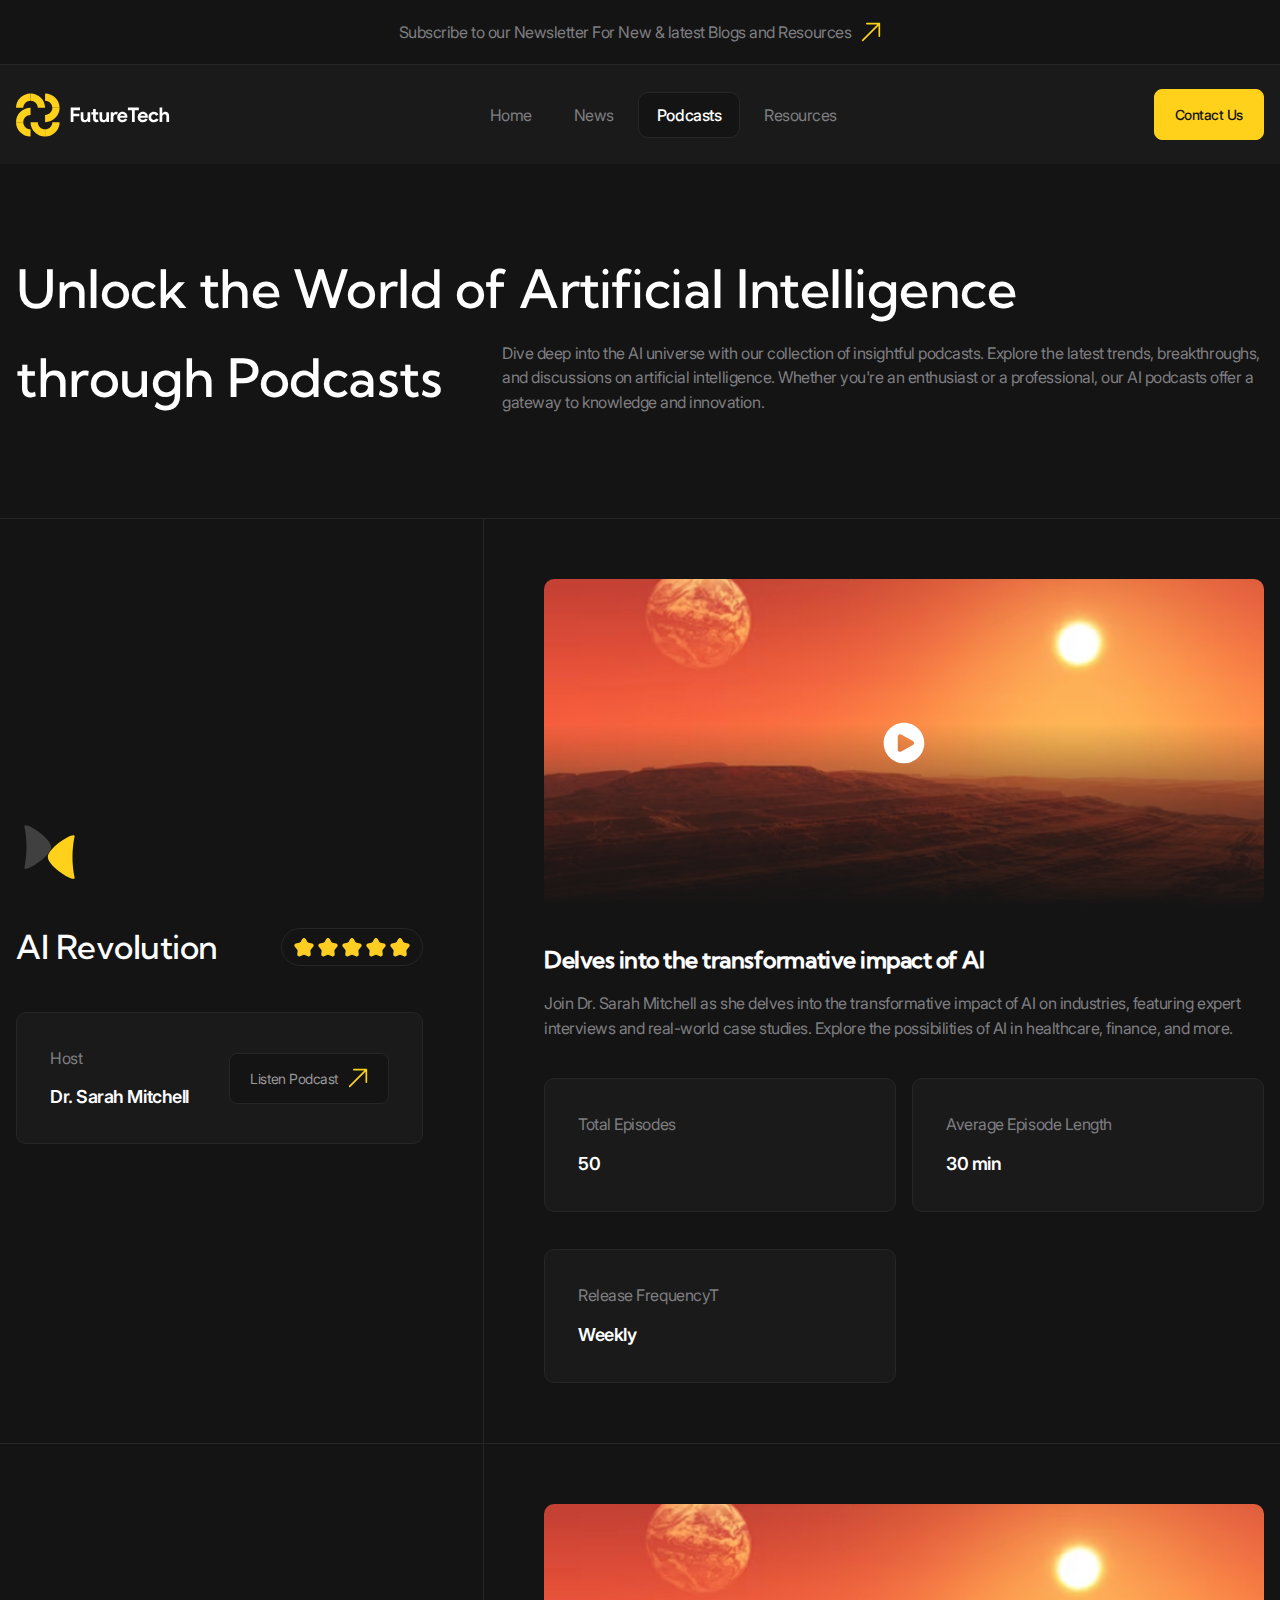
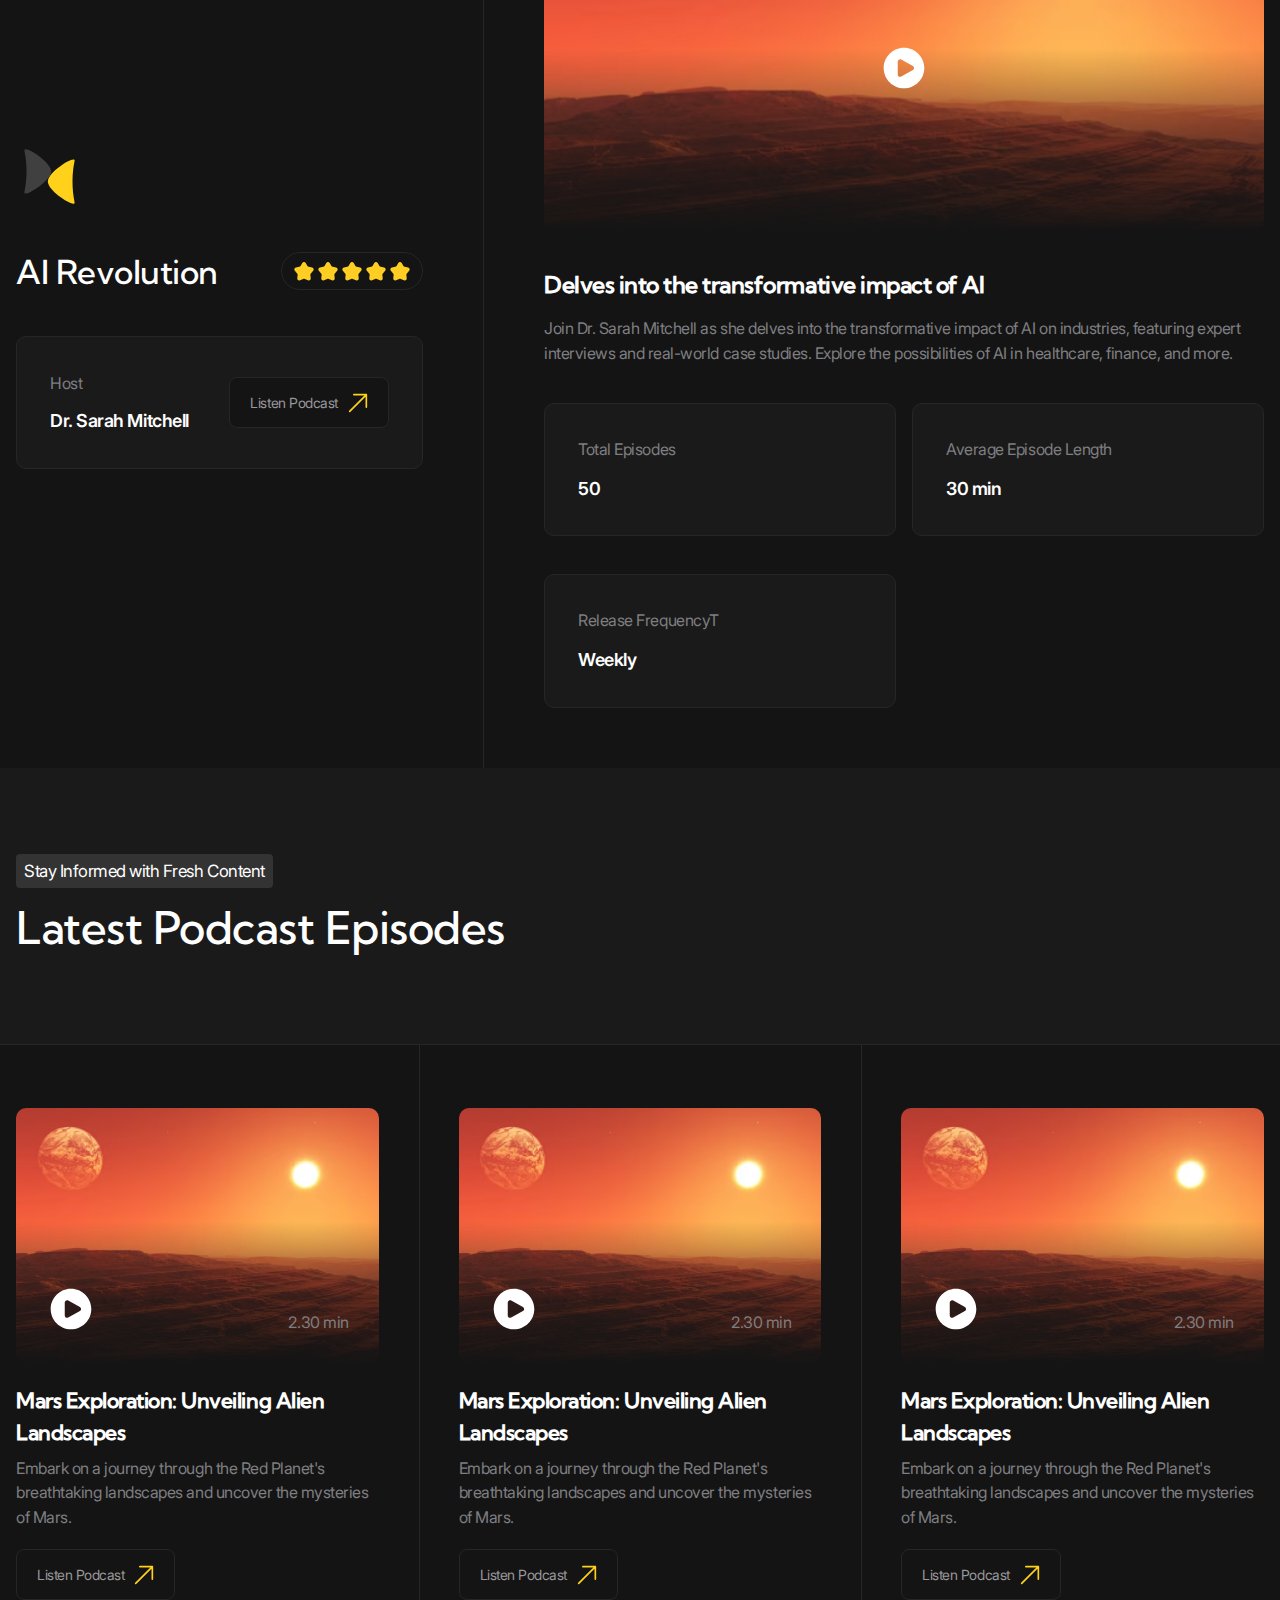
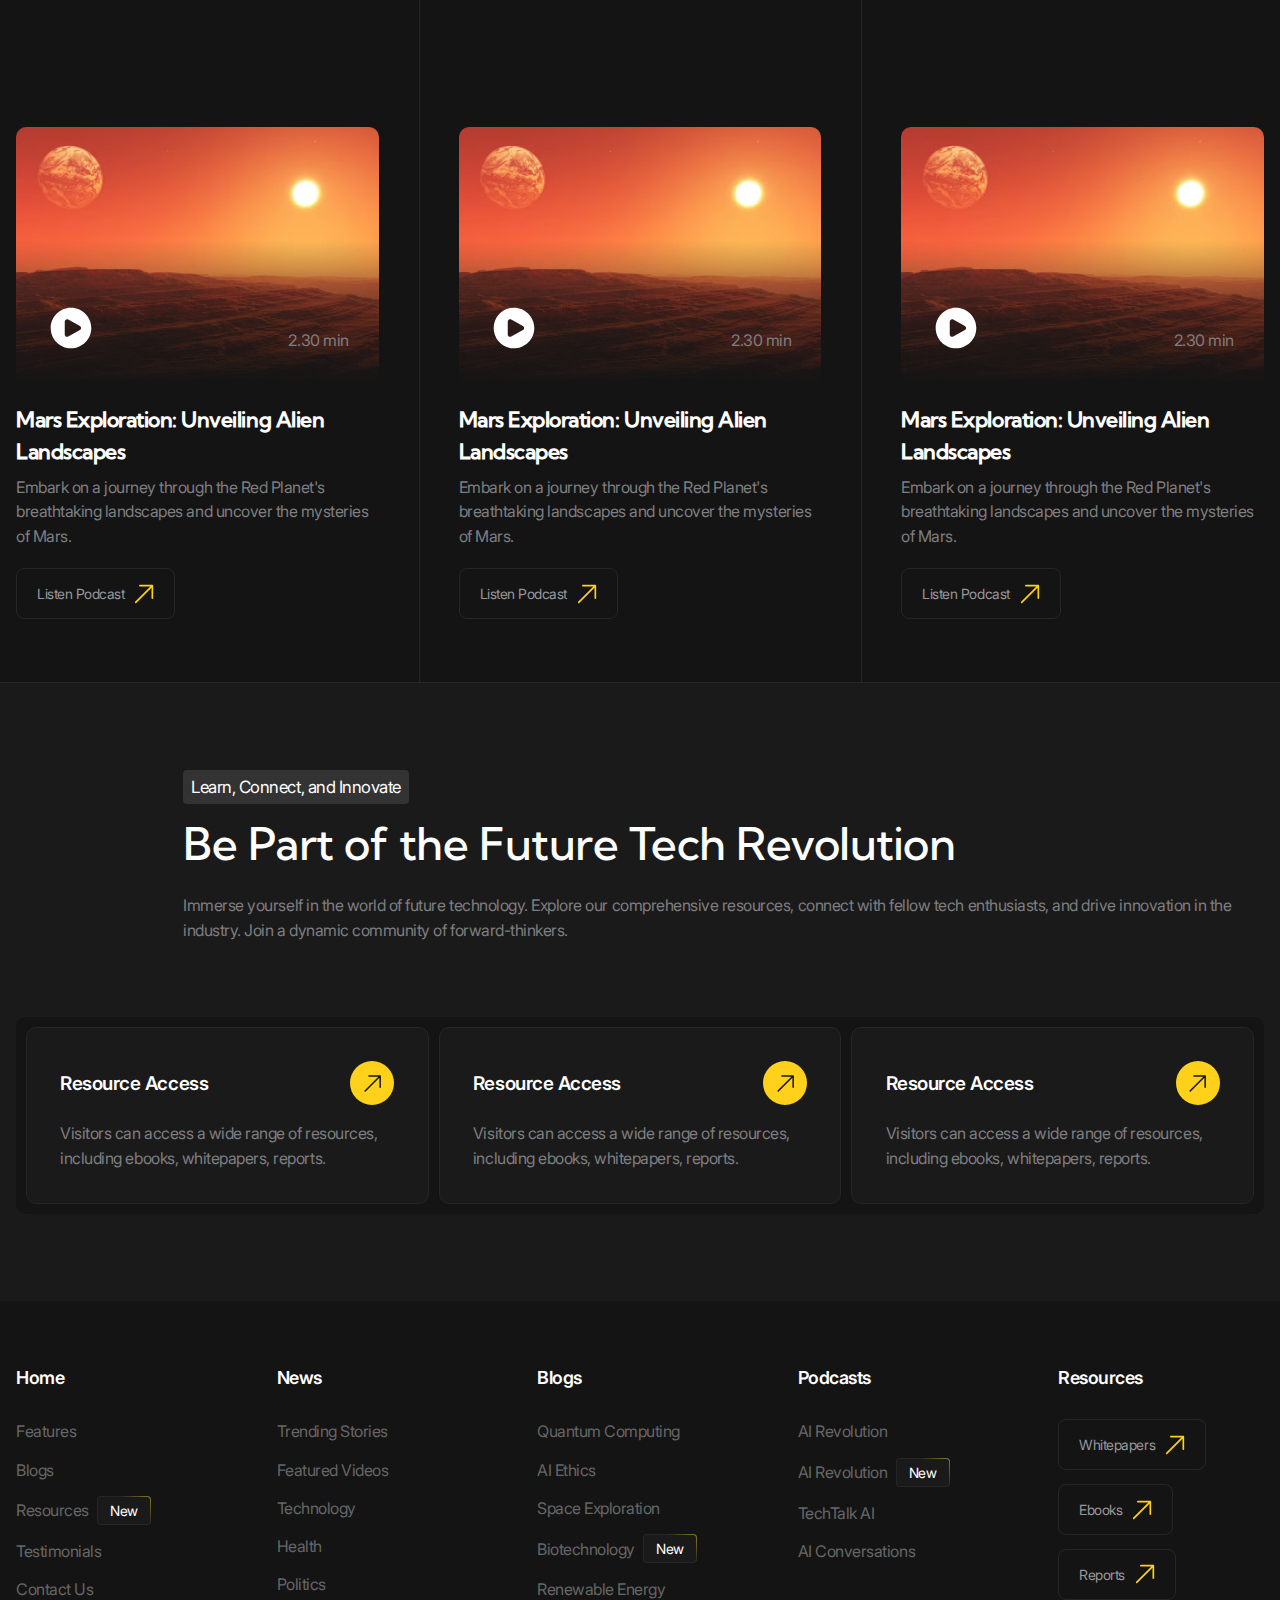
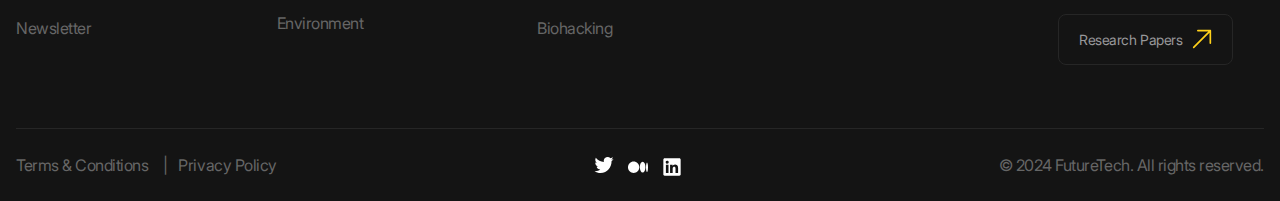
<file: podcasts.html>
<!DOCTYPE html>
<html lang="en">
<head>
    <meta charset="UTF-8">
    <meta name="viewport" content="width=device-width, user-scalable=no, initial-scale=1.0, maximum-scale=1.0, minimum-scale=1.0">
    <title>Future Tech | Podcasts</title>
    <link rel="stylesheet" href="./styles/main.css">
    <script src="./scripts/main.js" type="module" defer></script>
</head>
<body>
    <header class="header" data-js-header>
        <div class="header__promo">
            <div class="header__promo-inner container">
                <a href="/" class="header__promo-link">
                    <span class="icon icon--yellow-arrow">Subscribe to our Newsletter For New & latest Blogs and Resources</span>
                </a>
            </div>
        </div>
        <div class="header__body">
            <div class="header__body-inner container">
                <a 
                    href="/" 
                    class="header__logo logo"
                    aria-label="Home"
                    title="Home"
                >
                    <img 
                        src="./images/logo.svg" 
                        alt="" 
                        class="logo__image"
                        width="179" height="50"
                    >
                </a>
                <div class="header__overlay" data-js-header-overlay>
                    <nav class="header__menu">
                        <ul class="header__menu-list">
                            <li class="header__menu-item">
                                <a href="./index.html" class="header__menu-link">Home</a>
                            </li>
                            <li class="header__menu-item">
                                <a href="./news.html" class="header__menu-link">News</a>
                            </li>
                            <li class="header__menu-item">
                                <a href="./podcasts.html" class="header__menu-link is-active">Podcasts</a>
                            </li>
                            <li class="header__menu-item">
                                <a href="./resources.html" class="header__menu-link">Resources</a>
                            </li>
                        </ul>
                    </nav>
                    <a href="./contacts.html" class="header__contact-us-link button button--accent">
                        Contact Us
                    </a>
                </div>
                <button 
                    class="header__burger-button burger-button visible-mobile"
                    type="button"
                    aria-label="Open menu"
                    title="Open menu"
                    data-js-header-burger-button
                >
                    <span class="burger-button__line"></span>
                    <span class="burger-button__line"></span>
                    <span class="burger-button__line"></span>
                </button>
            </div>
        </div>
    </header>

    <main>
        <section class="hero-alt" aria-labelledby="podcasts-title">
            <header class="hero-alt__header">
                <div class="hero-alt__header-inner container">
                    <h1 class="hero-alt__title" id="podcasts-title">
                        Unlock the World of Artificial Intelligence  <span class="hero-alt__title-hidden-part">through Podcasts</span>
                    </h1>
                    <p class="hero-alt__subtitle h1 hidden-mobile" aria-hidden="true">
                        through Podcasts
                    </p>
                    <p class="hero-alt__description">Dive deep into the AI universe with our collection of insightful podcasts. Explore the latest trends, breakthroughs, and discussions on artificial intelligence. Whether you're an enthusiast or a professional, our AI podcasts offer a gateway to knowledge and innovation.</p>
                </div>
            </header>
            <div class="hero-alt__body">
                <ul class="list">
                    <li class="list__item">
                        <div class="card container">
                            <div class="card__preview">
                                <div class="card__preview-main">
                                    <img 
                                        src="./images/resources/Icon-1.svg" 
                                        alt="" 
                                        class="card__preview-icon"
                                        width="80" height="80" loading="lazy"
                                    >
                                    <div class="card__preview-info">
                                        <h2 class="card__preview-title h3">AI Revolution</h2>
                                        <div 
                                            class="card__rating-view rating-view"
                                            aria-label="Rating 5 star"
                                            title="Rating 5 star"
                                        >
                                            <div class="rating-view__star is-active"></div>
                                            <div class="rating-view__star is-active"></div>
                                            <div class="rating-view__star is-active"></div>
                                            <div class="rating-view__star is-active"></div>
                                            <div class="rating-view__star is-active"></div>
                                        </div>
                                    </div>
                                </div>
                                <div class="card__preview-extra">
                                    <div class="card__cell tile">
                                        <h3 class="card__cell-subtitle">Host</h3>
                                        <p class="card__cell-description h6">Dr. Sarah Mitchell</p>
                                        <a href="/" class="card__cell-link button">
                                            <span class="icon icon--yellow-arrow">Listen Podcast</span>
                                        </a>
                                    </div>
                                </div>
                            </div>
                            <div class="card__body">
                                <div class="card__grid card__grid--3-cols">
                                    <div class="card__cell card__cell--wide">
                                        <div class="video-player" data-js-video-player>
                                            <video 
                                                src="./videos/example.mp4" 
                                                class="video-player__video"
                                                width="917" height="412"
                                                poster="./images/videos/poster-1.jpg"
                                                data-js-video-player-video
                                            ></video>
                                            <div 
                                                class="video-player__panel video-player__panel--center is-active" 
                                                data-js-video-player-panel
                                            >
                                                <button 
                                                    class="video-player__play-button"
                                                    type="button"
                                                    aria-label="Play video"
                                                    title="Play video"
                                                    data-js-video-player-play-button
                                                >
                                                    <svg width="70" height="70" viewBox="0 0 70 70" fill="none" xmlns="http://www.w3.org/2000/svg">
                                                        <path fill-rule="evenodd" clip-rule="evenodd" d="M6.5625 35C6.5625 19.2944 19.2944 6.5625 35 6.5625C50.7056 6.5625 63.4375 19.2944 63.4375 35C63.4375 50.7056 50.7056 63.4375 35 63.4375C19.2944 63.4375 6.5625 50.7056 6.5625 35ZM47.4663 32.1318C49.7167 33.382 49.7167 36.6183 47.4663 37.8685L31.1248 46.9471C28.9377 48.1621 26.25 46.5807 26.25 44.0788V25.9215C26.25 23.4196 28.9377 21.8381 31.1248 23.0531L47.4663 32.1318Z" fill="white"/>
                                                    </svg>
                                                </button>
                                            </div>
                                        </div>
                                    </div>
                                    <div class="card__cell card__cell--wide">
                                        <h3 class="card__cell-title h4">Delves into the transformative impact of AI</h3>
                                        <p class="card__cell-description">Join Dr. Sarah Mitchell as she delves into the transformative impact of AI on industries, featuring expert interviews and real-world case studies. Explore the possibilities of AI in healthcare, finance, and more.</p>
                                    </div>
                                    <div class="card__cell tile">
                                        <p class="card__cell-title">Total Episodes</p>
                                        <p class="card__cell-description h6">50</p>
                                    </div>
                                    <div class="card__cell tile">
                                        <p class="card__cell-title">Average Episode Length</p>
                                        <p class="card__cell-description h6">30 min</p>
                                    </div>
                                    <div class="card__cell tile">
                                        <p class="card__cell-title">Release FrequencyT</p>
                                        <p class="card__cell-description h6">Weekly</p>
                                    </div>
                                </div>
                            </div>
                        </div>
                    </li>
                    <li class="list__item">
                        <div class="card container">
                            <div class="card__preview">
                                <div class="card__preview-main">
                                    <img 
                                        src="./images/resources/Icon-1.svg" 
                                        alt="" 
                                        class="card__preview-icon"
                                        width="80" height="80" loading="lazy"
                                    >
                                    <div class="card__preview-info">
                                        <h2 class="card__preview-title h3">AI Revolution</h2>
                                        <div 
                                            class="card__rating-view rating-view"
                                            aria-label="Rating 5 star"
                                            title="Rating 5 star"
                                        >
                                            <div class="rating-view__star is-active"></div>
                                            <div class="rating-view__star is-active"></div>
                                            <div class="rating-view__star is-active"></div>
                                            <div class="rating-view__star is-active"></div>
                                            <div class="rating-view__star is-active"></div>
                                        </div>
                                    </div>
                                </div>
                                <div class="card__preview-extra">
                                    <div class="card__cell tile">
                                        <h3 class="card__cell-subtitle">Host</h3>
                                        <p class="card__cell-description h6">Dr. Sarah Mitchell</p>
                                        <a href="/" class="card__cell-link button">
                                            <span class="icon icon--yellow-arrow">Listen Podcast</span>
                                        </a>
                                    </div>
                                </div>
                            </div>
                            <div class="card__body">
                                <div class="card__grid card__grid--3-cols">
                                    <div class="card__cell card__cell--wide">
                                        <div class="video-player" data-js-video-player>
                                            <video 
                                                src="./videos/example.mp4" 
                                                class="video-player__video"
                                                width="917" height="412"
                                                poster="./images/videos/poster-1.jpg"
                                                data-js-video-player-video
                                            ></video>
                                            <div 
                                                class="video-player__panel video-player__panel--center  is-active" 
                                                data-js-video-player-panel
                                            >
                                                <button 
                                                    class="video-player__play-button"
                                                    type="button"
                                                    aria-label="Play video"
                                                    title="Play video"
                                                    data-js-video-player-play-button
                                                >
                                                    <svg width="70" height="70" viewBox="0 0 70 70" fill="none" xmlns="http://www.w3.org/2000/svg">
                                                        <path fill-rule="evenodd" clip-rule="evenodd" d="M6.5625 35C6.5625 19.2944 19.2944 6.5625 35 6.5625C50.7056 6.5625 63.4375 19.2944 63.4375 35C63.4375 50.7056 50.7056 63.4375 35 63.4375C19.2944 63.4375 6.5625 50.7056 6.5625 35ZM47.4663 32.1318C49.7167 33.382 49.7167 36.6183 47.4663 37.8685L31.1248 46.9471C28.9377 48.1621 26.25 46.5807 26.25 44.0788V25.9215C26.25 23.4196 28.9377 21.8381 31.1248 23.0531L47.4663 32.1318Z" fill="white"/>
                                                    </svg>
                                                </button>
                                            </div>
                                        </div>
                                    </div>
                                    <div class="card__cell card__cell--wide">
                                        <h3 class="card__cell-title h4">Delves into the transformative impact of AI</h3>
                                        <p class="card__cell-description">Join Dr. Sarah Mitchell as she delves into the transformative impact of AI on industries, featuring expert interviews and real-world case studies. Explore the possibilities of AI in healthcare, finance, and more.</p>
                                    </div>
                                    <div class="card__cell tile">
                                        <p class="card__cell-title">Total Episodes</p>
                                        <p class="card__cell-description h6">50</p>
                                    </div>
                                    <div class="card__cell tile">
                                        <p class="card__cell-title">Average Episode Length</p>
                                        <p class="card__cell-description h6">30 min</p>
                                    </div>
                                    <div class="card__cell tile">
                                        <p class="card__cell-title">Release FrequencyT</p>
                                        <p class="card__cell-description h6">Weekly</p>
                                    </div>
                                </div>
                            </div>
                        </div>
                    </li>
                </ul>
            </div>
        </section>

        <section class="section" aria-labelledby="podcasts-videos-title">
            <header class="section__header">
                <div class="section__header-inner container">
                    <div class="section__header-info">
                        <p class="section__subtitle tag">Stay Informed with Fresh Content</p>
                        <h2 class="section__title" id="podcasts-videos-title">Latest Podcast Episodes</h2>
                    </div>
                </div>
            </header>
            <div class="section__body">
                <ul class="bordered-grid bordered-grid--3-cols container">
                    <li class="bordered-grid__item">
                        <div class="video-card">
                            <div class="video-card__player video-player" data-js-video-player>
                                <video 
                                    src="./videos/example.mp4" 
                                    class="video-player__video video-player__video--small"
                                    width="470" height="390"
                                    poster="./images/videos/poster-1.jpg"
                                    data-js-video-player-video
                                ></video>
                                <div class="video-player__panel is-active" data-js-video-player-panel>
                                    <button 
                                        class="video-player__play-button"
                                        type="button"
                                        aria-label="Play video"
                                        title="Play video"
                                        data-js-video-player-play-button
                                    >
                                        <svg width="70" height="70" viewBox="0 0 70 70" fill="none" xmlns="http://www.w3.org/2000/svg">
                                            <path fill-rule="evenodd" clip-rule="evenodd" d="M6.5625 35C6.5625 19.2944 19.2944 6.5625 35 6.5625C50.7056 6.5625 63.4375 19.2944 63.4375 35C63.4375 50.7056 50.7056 63.4375 35 63.4375C19.2944 63.4375 6.5625 50.7056 6.5625 35ZM47.4663 32.1318C49.7167 33.382 49.7167 36.6183 47.4663 37.8685L31.1248 46.9471C28.9377 48.1621 26.25 46.5807 26.25 44.0788V25.9215C26.25 23.4196 28.9377 21.8381 31.1248 23.0531L47.4663 32.1318Z" fill="white"/>
                                        </svg>
                                    </button>
                                    <div class="video-player__duration">2.30 min</div>
                                </div>
                            </div>
                            <div class="video-card__body">
                                <h3 class="video-card__title h5">Mars Exploration: Unveiling Alien Landscapes</h3>
                                <div class="video-card__description">
                                    <p>Embark on a journey through the Red Planet's breathtaking landscapes and uncover the mysteries of Mars.</p>
                                </div>
                            </div>
                            <a href="/" class="vide-card__link button">
                                <span class="icon icon--yellow-arrow">Listen Podcast</span>
                            </a>
                        </div>
                    </li>
                    <li class="bordered-grid__item">
                        <div class="video-card">
                            <div class="video-card__player video-player" data-js-video-player>
                                <video 
                                    src="./videos/example.mp4" 
                                    class="video-player__video video-player__video--small"
                                    width="470" height="390"
                                    poster="./images/videos/poster-1.jpg"
                                    data-js-video-player-video
                                ></video>
                                <div class="video-player__panel is-active" data-js-video-player-panel>
                                    <button 
                                        class="video-player__play-button"
                                        type="button"
                                        aria-label="Play video"
                                        title="Play video"
                                        data-js-video-player-play-button
                                    >
                                        <svg width="70" height="70" viewBox="0 0 70 70" fill="none" xmlns="http://www.w3.org/2000/svg">
                                            <path fill-rule="evenodd" clip-rule="evenodd" d="M6.5625 35C6.5625 19.2944 19.2944 6.5625 35 6.5625C50.7056 6.5625 63.4375 19.2944 63.4375 35C63.4375 50.7056 50.7056 63.4375 35 63.4375C19.2944 63.4375 6.5625 50.7056 6.5625 35ZM47.4663 32.1318C49.7167 33.382 49.7167 36.6183 47.4663 37.8685L31.1248 46.9471C28.9377 48.1621 26.25 46.5807 26.25 44.0788V25.9215C26.25 23.4196 28.9377 21.8381 31.1248 23.0531L47.4663 32.1318Z" fill="white"/>
                                        </svg>
                                    </button>
                                    <div class="video-player__duration">2.30 min</div>
                                </div>
                            </div>
                            <div class="video-card__body">
                                <h3 class="video-card__title h5">Mars Exploration: Unveiling Alien Landscapes</h3>
                                <div class="video-card__description">
                                    <p>Embark on a journey through the Red Planet's breathtaking landscapes and uncover the mysteries of Mars.</p>
                                </div>
                            </div>
                            <a href="/" class="vide-card__link button">
                                <span class="icon icon--yellow-arrow">Listen Podcast</span>
                            </a>
                        </div>
                    </li>
                    <li class="bordered-grid__item">
                        <div class="video-card">
                            <div class="video-card__player video-player" data-js-video-player>
                                <video 
                                    src="./videos/example.mp4" 
                                    class="video-player__video video-player__video--small"
                                    width="470" height="390"
                                    poster="./images/videos/poster-1.jpg"
                                    data-js-video-player-video
                                ></video>
                                <div class="video-player__panel is-active" data-js-video-player-panel>
                                    <button 
                                        class="video-player__play-button"
                                        type="button"
                                        aria-label="Play video"
                                        title="Play video"
                                        data-js-video-player-play-button
                                    >
                                        <svg width="70" height="70" viewBox="0 0 70 70" fill="none" xmlns="http://www.w3.org/2000/svg">
                                            <path fill-rule="evenodd" clip-rule="evenodd" d="M6.5625 35C6.5625 19.2944 19.2944 6.5625 35 6.5625C50.7056 6.5625 63.4375 19.2944 63.4375 35C63.4375 50.7056 50.7056 63.4375 35 63.4375C19.2944 63.4375 6.5625 50.7056 6.5625 35ZM47.4663 32.1318C49.7167 33.382 49.7167 36.6183 47.4663 37.8685L31.1248 46.9471C28.9377 48.1621 26.25 46.5807 26.25 44.0788V25.9215C26.25 23.4196 28.9377 21.8381 31.1248 23.0531L47.4663 32.1318Z" fill="white"/>
                                        </svg>
                                    </button>
                                    <div class="video-player__duration">2.30 min</div>
                                </div>
                            </div>
                            <div class="video-card__body">
                                <h3 class="video-card__title h5">Mars Exploration: Unveiling Alien Landscapes</h3>
                                <div class="video-card__description">
                                    <p>Embark on a journey through the Red Planet's breathtaking landscapes and uncover the mysteries of Mars.</p>
                                </div>
                            </div>
                            <a href="/" class="vide-card__link button">
                                <span class="icon icon--yellow-arrow">Listen Podcast</span>
                            </a>
                        </div>
                    </li>
                    <li class="bordered-grid__item">
                        <div class="video-card">
                            <div class="video-card__player video-player" data-js-video-player>
                                <video 
                                    src="./videos/example.mp4" 
                                    class="video-player__video video-player__video--small"
                                    width="470" height="390"
                                    poster="./images/videos/poster-1.jpg"
                                    data-js-video-player-video
                                ></video>
                                <div class="video-player__panel is-active" data-js-video-player-panel>
                                    <button 
                                        class="video-player__play-button"
                                        type="button"
                                        aria-label="Play video"
                                        title="Play video"
                                        data-js-video-player-play-button
                                    >
                                        <svg width="70" height="70" viewBox="0 0 70 70" fill="none" xmlns="http://www.w3.org/2000/svg">
                                            <path fill-rule="evenodd" clip-rule="evenodd" d="M6.5625 35C6.5625 19.2944 19.2944 6.5625 35 6.5625C50.7056 6.5625 63.4375 19.2944 63.4375 35C63.4375 50.7056 50.7056 63.4375 35 63.4375C19.2944 63.4375 6.5625 50.7056 6.5625 35ZM47.4663 32.1318C49.7167 33.382 49.7167 36.6183 47.4663 37.8685L31.1248 46.9471C28.9377 48.1621 26.25 46.5807 26.25 44.0788V25.9215C26.25 23.4196 28.9377 21.8381 31.1248 23.0531L47.4663 32.1318Z" fill="white"/>
                                        </svg>
                                    </button>
                                    <div class="video-player__duration">2.30 min</div>
                                </div>
                            </div>
                            <div class="video-card__body">
                                <h3 class="video-card__title h5">Mars Exploration: Unveiling Alien Landscapes</h3>
                                <div class="video-card__description">
                                    <p>Embark on a journey through the Red Planet's breathtaking landscapes and uncover the mysteries of Mars.</p>
                                </div>
                            </div>
                            <a href="/" class="vide-card__link button">
                                <span class="icon icon--yellow-arrow">Listen Podcast</span>
                            </a>
                        </div>
                    </li>
                    <li class="bordered-grid__item">
                        <div class="video-card">
                            <div class="video-card__player video-player" data-js-video-player>
                                <video 
                                    src="./videos/example.mp4" 
                                    class="video-player__video video-player__video--small"
                                    width="470" height="390"
                                    poster="./images/videos/poster-1.jpg"
                                    data-js-video-player-video
                                ></video>
                                <div class="video-player__panel is-active" data-js-video-player-panel>
                                    <button 
                                        class="video-player__play-button"
                                        type="button"
                                        aria-label="Play video"
                                        title="Play video"
                                        data-js-video-player-play-button
                                    >
                                        <svg width="70" height="70" viewBox="0 0 70 70" fill="none" xmlns="http://www.w3.org/2000/svg">
                                            <path fill-rule="evenodd" clip-rule="evenodd" d="M6.5625 35C6.5625 19.2944 19.2944 6.5625 35 6.5625C50.7056 6.5625 63.4375 19.2944 63.4375 35C63.4375 50.7056 50.7056 63.4375 35 63.4375C19.2944 63.4375 6.5625 50.7056 6.5625 35ZM47.4663 32.1318C49.7167 33.382 49.7167 36.6183 47.4663 37.8685L31.1248 46.9471C28.9377 48.1621 26.25 46.5807 26.25 44.0788V25.9215C26.25 23.4196 28.9377 21.8381 31.1248 23.0531L47.4663 32.1318Z" fill="white"/>
                                        </svg>
                                    </button>
                                    <div class="video-player__duration">2.30 min</div>
                                </div>
                            </div>
                            <div class="video-card__body">
                                <h3 class="video-card__title h5">Mars Exploration: Unveiling Alien Landscapes</h3>
                                <div class="video-card__description">
                                    <p>Embark on a journey through the Red Planet's breathtaking landscapes and uncover the mysteries of Mars.</p>
                                </div>
                            </div>
                            <a href="/" class="vide-card__link button">
                                <span class="icon icon--yellow-arrow">Listen Podcast</span>
                            </a>
                        </div>
                    </li>
                    <li class="bordered-grid__item">
                        <div class="video-card">
                            <div class="video-card__player video-player" data-js-video-player>
                                <video 
                                    src="./videos/example.mp4" 
                                    class="video-player__video video-player__video--small"
                                    width="470" height="390"
                                    poster="./images/videos/poster-1.jpg"
                                    data-js-video-player-video
                                ></video>
                                <div class="video-player__panel is-active" data-js-video-player-panel>
                                    <button 
                                        class="video-player__play-button"
                                        type="button"
                                        aria-label="Play video"
                                        title="Play video"
                                        data-js-video-player-play-button
                                    >
                                        <svg width="70" height="70" viewBox="0 0 70 70" fill="none" xmlns="http://www.w3.org/2000/svg">
                                            <path fill-rule="evenodd" clip-rule="evenodd" d="M6.5625 35C6.5625 19.2944 19.2944 6.5625 35 6.5625C50.7056 6.5625 63.4375 19.2944 63.4375 35C63.4375 50.7056 50.7056 63.4375 35 63.4375C19.2944 63.4375 6.5625 50.7056 6.5625 35ZM47.4663 32.1318C49.7167 33.382 49.7167 36.6183 47.4663 37.8685L31.1248 46.9471C28.9377 48.1621 26.25 46.5807 26.25 44.0788V25.9215C26.25 23.4196 28.9377 21.8381 31.1248 23.0531L47.4663 32.1318Z" fill="white"/>
                                        </svg>
                                    </button>
                                    <div class="video-player__duration">2.30 min</div>
                                </div>
                            </div>
                            <div class="video-card__body">
                                <h3 class="video-card__title h5">Mars Exploration: Unveiling Alien Landscapes</h3>
                                <div class="video-card__description">
                                    <p>Embark on a journey through the Red Planet's breathtaking landscapes and uncover the mysteries of Mars.</p>
                                </div>
                            </div>
                            <a href="/" class="vide-card__link button">
                                <span class="icon icon--yellow-arrow">Listen Podcast</span>
                            </a>
                        </div>
                    </li>
                </ul>
            </div>
        </section>

        <section class="about" aria-labelledby="about-title">
            <div class="about__inner container">
                <header class="about__header">
                    <img 
                        src="./images/about/icon.svg" 
                        alt="" 
                        class="about__icon"
                        width="150" height="150" loading="lazy"
                    >
                    <div class="about__info">
                        <p class="about__subtitle tag">Learn, Connect, and Innovate</p>
                        <h2 class="about__title" id="about-title">Be Part of the Future Tech Revolution</h2>
                    </div>
                    <div class="about__description">
                        <p>Immerse yourself in the world of future technology. Explore our comprehensive resources, connect with fellow tech enthusiasts, and drive innovation in the industry. Join a dynamic community of forward-thinkers.</p>
                    </div>
                </header>
                <ul class="about__list">
                    <li class="about__item">
                        <a href="/" class="about-card tile">
                            <h3 class="about-card__title circle-icon">Resource Access</h3>
                            <div class="about-card__description">
                                <p>Visitors can access a wide range of resources, including ebooks, whitepapers, reports.</p>
                            </div>
                        </a>
                    </li>
                    <li class="about__item">
                        <a href="/" class="about-card tile">
                            <h3 class="about-card__title circle-icon">Resource Access</h3>
                            <div class="about-card__description">
                                <p>Visitors can access a wide range of resources, including ebooks, whitepapers, reports.</p>
                            </div>
                        </a>
                    </li>
                    <li class="about__item">
                        <a href="/" class="about-card tile">
                            <h3 class="about-card__title circle-icon">Resource Access</h3>
                            <div class="about-card__description">
                                <p>Visitors can access a wide range of resources, including ebooks, whitepapers, reports.</p>
                            </div>
                        </a>
                    </li>
                </ul>
            </div>
        </section>
    </main>

    <footer class="footer">
        <div class="footer__inner container">
            <div class="footer__body">
                <nav class="footer__menu">
                    <div class="footer__menu-column">
                        <a href="/" class="footer__menu-main-link h6">Home</a>
                        <ul class="footer__menu-list">
                            <li class="footer__menu-item">
                                <a href="/" class="footer__menu-link">Features</a>
                            </li>
                            <li class="footer__menu-item">
                                <a href="/" class="footer__menu-link">Blogs</a>
                            </li>
                            <li class="footer__menu-item">
                                <a href="/" class="footer__menu-link">Resources</a>
                                <span class="badge">New</span>
                            </li>
                            <li class="footer__menu-item">
                                <a href="/" class="footer__menu-link">Testimonials</a>
                            </li>
                            <li class="footer__menu-item">
                                <a href="/" class="footer__menu-link">Contact Us</a>
                            </li>
                            <li class="footer__menu-item">
                                <a href="/" class="footer__menu-link">Newsletter</a>
                            </li>
                        </ul>
                    </div>
                    <div class="footer__menu-column">
                        <a href="/" class="footer__menu-main-link h6">News</a>
                        <ul class="footer__menu-list">
                            <li class="footer__menu-item">
                                <a href="/" class="footer__menu-link">Trending Stories</a>
                            </li>
                            <li class="footer__menu-item">
                                <a href="/" class="footer__menu-link">Featured Videos</a>
                            </li>
                            <li class="footer__menu-item">
                                <a href="/" class="footer__menu-link">Technology</a>
                            </li>
                            <li class="footer__menu-item">
                                <a href="/" class="footer__menu-link">Health</a>
                            </li>
                            <li class="footer__menu-item">
                                <a href="/" class="footer__menu-link">Politics</a>
                            </li>
                            <li class="footer__menu-item">
                                <a href="/" class="footer__menu-link">Environment</a>
                            </li>
                        </ul>
                    </div>
                    <div class="footer__menu-column">
                        <a href="/" class="footer__menu-main-link h6">Blogs</a>
                        <ul class="footer__menu-list">
                            <li class="footer__menu-item">
                                <a href="/" class="footer__menu-link">Quantum Computing</a>
                            </li>
                            <li class="footer__menu-item">
                                <a href="/" class="footer__menu-link">AI Ethics</a>
                            </li>
                            <li class="footer__menu-item">
                                <a href="/" class="footer__menu-link">Space Exploration</a>
                            </li>
                            <li class="footer__menu-item">
                                <a href="/" class="footer__menu-link">Biotechnology</a>
                                <span class="badge">New</span>
                            </li>
                            <li class="footer__menu-item">
                                <a href="/" class="footer__menu-link">Renewable Energy</a>
                            </li>
                            <li class="footer__menu-item">
                                <a href="/" class="footer__menu-link">Biohacking</a>
                            </li>
                        </ul>
                    </div>
                    <div class="footer__menu-column">
                        <a href="/" class="footer__menu-main-link h6">Podcasts</a>
                        <ul class="footer__menu-list">
                            <li class="footer__menu-item">
                                <a href="/" class="footer__menu-link">AI Revolution</a>
                            </li>
                            <li class="footer__menu-item">
                                <a href="/" class="footer__menu-link">AI Revolution</a>
                                <span class="badge">New</span>
                            </li>
                            <li class="footer__menu-item">
                                <a href="/" class="footer__menu-link">TechTalk AI</a>
                            </li>
                            <li class="footer__menu-item">
                                <a href="/" class="footer__menu-link">AI Conversations</a>
                            </li>
                        </ul>
                    </div>
                    <div class="footer__menu-column">
                        <a href="/" class="footer__menu-main-link h6">Resources</a>
                        <ul class="footer__menu-list">
                            <li class="footer__menu-item">
                                <a href="/" class="footer__menu-link button">
                                    <span class="icon icon--yellow-arrow">
                                        Whitepapers
                                    </span>
                                </a>
                            </li>
                            <li class="footer__menu-item">
                                <a href="/" class="footer__menu-link button">
                                    <span class="icon icon--yellow-arrow">
                                        Ebooks
                                    </span>
                                </a>
                            </li>
                            <li class="footer__menu-item">
                                <a href="/" class="footer__menu-link button">
                                    <span class="icon icon--yellow-arrow">
                                        Reports
                                    </span>
                                </a>
                            </li>
                            <li class="footer__menu-item">
                                <a href="/" class="footer__menu-link button">
                                    <span class="icon icon--yellow-arrow">
                                        Research Papers
                                    </span>
                                </a>
                            </li>
                        </ul>
                    </div>
                </nav>
            </div>
            <div class="footer__extra">
                <div class="footer__extra-menu">
                    <ul class="footer__extra-menu-list">
                        <li class="footer__extra-menu-item">
                            <a href="/" class="footer__extra-menu-link">Terms & Conditions</a>
                        </li>
                        <li class="footer__extra-menu-item">
                            <a href="/" class="footer__extra-menu-link">Privacy Policy</a>
                        </li>
                    </ul>
                </div>
                <div class="footer__soc1als soc1als">
                    <ul class="soc1als__list">
                        <li class="soc1als__item">
                            <a 
                                href="/" 
                                class="soc1als__link"
                                target="_blank"
                                aria-label="Twitter"
                                title="Twitter"
                            >
                                <svg width="24" height="20" viewBox="0 0 24 20" fill="none" xmlns="http://www.w3.org/2000/svg">
                                    <path d="M21.0571 5.18114C21.0664 5.39235 21.0664 5.59395 21.0664 5.80515C21.0756 12.2084 16.3712 19.6004 7.76793 19.6004C5.23048 19.6004 2.73933 18.842 0.600098 17.4212C0.970528 17.4692 1.34096 17.4884 1.71139 17.4884C3.81358 17.4884 5.86021 16.7588 7.51789 15.4052C5.51756 15.3668 3.75802 14.0132 3.14681 12.0356C3.85063 12.1796 4.57296 12.1508 5.25826 11.9492C3.08198 11.5076 1.51691 9.52036 1.50765 7.20675C1.50765 7.18755 1.50765 7.16835 1.50765 7.14915C2.15591 7.52355 2.88751 7.73475 3.62837 7.75395C1.58174 6.33315 0.942746 3.50114 2.18369 1.28353C4.5637 4.31714 8.06427 6.15075 11.8241 6.35235C11.4445 4.67234 11.9631 2.90594 13.1762 1.71553C15.0561 -0.118073 18.0196 -0.0220723 19.7977 1.92673C20.8441 1.71553 21.8535 1.31233 22.7704 0.74593C22.4185 1.86913 21.6869 2.81954 20.7145 3.42434C21.6406 3.30914 22.5481 3.04994 23.4001 2.66594C22.7704 3.64514 21.9739 4.48994 21.0571 5.18114Z" fill="white"/>
                                </svg>
                            </a>
                        </li>
                        <li class="soc1als__item">
                            <a 
                                href="/" 
                                class="soc1als__link"
                                target="_blank"
                                aria-label="Twitter"
                                title="Twitter"
                            >
                                <svg width="24" height="24" viewBox="0 0 24 24" fill="none" xmlns="http://www.w3.org/2000/svg">
                                    <path d="M13.5374 12.2281C13.5374 15.9988 10.5069 19.0556 6.76883 19.0556C3.03073 19.0556 0 15.9981 0 12.2281C0 8.45806 3.0305 5.40039 6.76883 5.40039C10.5072 5.40039 13.5374 8.45737 13.5374 12.2281Z" fill="white"/>
                                    <path d="M20.9627 12.2285C20.9627 15.7778 19.4474 18.6563 17.5783 18.6563C15.7091 18.6563 14.1938 15.7778 14.1938 12.2285C14.1938 8.67922 15.7089 5.80078 17.578 5.80078C19.4472 5.80078 20.9625 8.67829 20.9625 12.2285" fill="white"/>
                                    <path d="M24 12.228C24 15.4073 23.4672 17.9862 22.8097 17.9862C22.1522 17.9862 21.6196 15.408 21.6196 12.228C21.6196 9.04797 22.1525 6.46973 22.8097 6.46973C23.467 6.46973 24 9.04774 24 12.228Z" fill="white"/>
                                </svg>
                            </a>
                        </li>
                        <li class="soc1als__item">
                            <a 
                                href="/" 
                                class="soc1als__link"
                                target="_blank"
                                aria-label="Twitter"
                                title="Twitter"
                            >
                                <svg width="24" height="24" viewBox="0 0 24 24" fill="none" xmlns="http://www.w3.org/2000/svg">
                                    <path d="M20.8647 1.59961H3.13554C2.72832 1.59961 2.33777 1.76138 2.04982 2.04933C1.76187 2.33728 1.6001 2.72783 1.6001 3.13505V20.8642C1.6001 21.2714 1.76187 21.6619 2.04982 21.9499C2.33777 22.2378 2.72832 22.3996 3.13554 22.3996H20.8647C21.2719 22.3996 21.6624 22.2378 21.9504 21.9499C22.2383 21.6619 22.4001 21.2714 22.4001 20.8642V3.13505C22.4001 2.72783 22.2383 2.33728 21.9504 2.04933C21.6624 1.76138 21.2719 1.59961 20.8647 1.59961ZM7.79965 19.3186H4.67243V9.38516H7.79965V19.3186ZM6.23388 8.00861C5.87915 8.00661 5.53296 7.89958 5.239 7.70102C4.94504 7.50246 4.71649 7.22127 4.58219 6.89294C4.44789 6.56461 4.41386 6.20386 4.48439 5.8562C4.55492 5.50855 4.72686 5.18958 4.9785 4.93955C5.23014 4.68952 5.5502 4.51964 5.8983 4.45134C6.2464 4.38304 6.60693 4.41939 6.93439 4.5558C7.26185 4.6922 7.54156 4.92255 7.73823 5.21778C7.9349 5.51301 8.03971 5.85988 8.03943 6.21461C8.04278 6.45211 7.99827 6.68784 7.90857 6.90777C7.81887 7.1277 7.68582 7.32732 7.51733 7.49473C7.34884 7.66215 7.14837 7.79392 6.92787 7.88221C6.70736 7.97049 6.47134 8.01348 6.23388 8.00861ZM19.3263 19.3273H16.2005V13.9005C16.2005 12.3001 15.5202 11.8061 14.642 11.8061C13.7147 11.8061 12.8047 12.5052 12.8047 13.9409V19.3273H9.67743V9.39239H12.6848V10.7689H12.7252C13.0271 10.1579 14.0844 9.11361 15.6979 9.11361C17.4428 9.11361 19.3278 10.1493 19.3278 13.1826L19.3263 19.3273Z" fill="white"/>
                                </svg>
                            </a>
                        </li>
                    </ul>
                </div>
                <p class="footer__copyright">
                    © <time datetime="2024">2024</time> FutureTech. All rights reserved.
                </p>
            </div>
        </div>
    </footer>
</body>
</html>
</file>
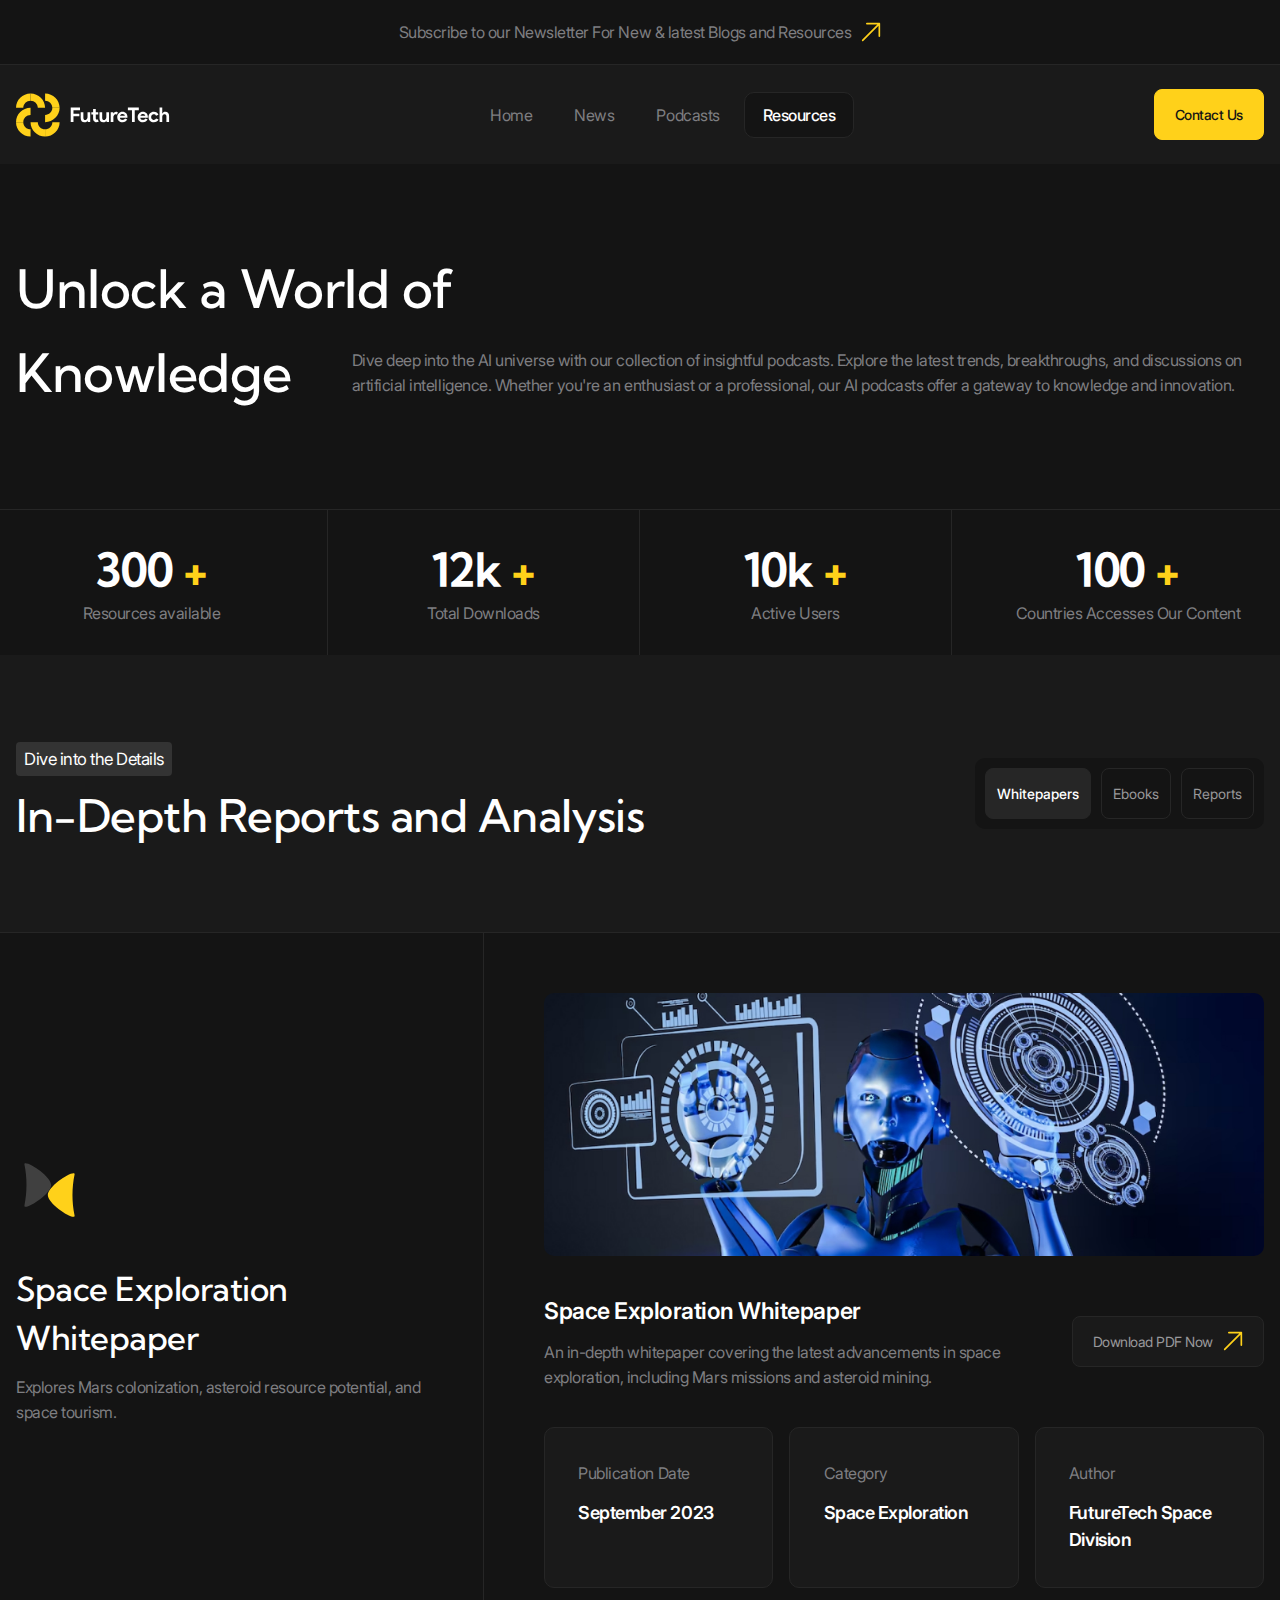
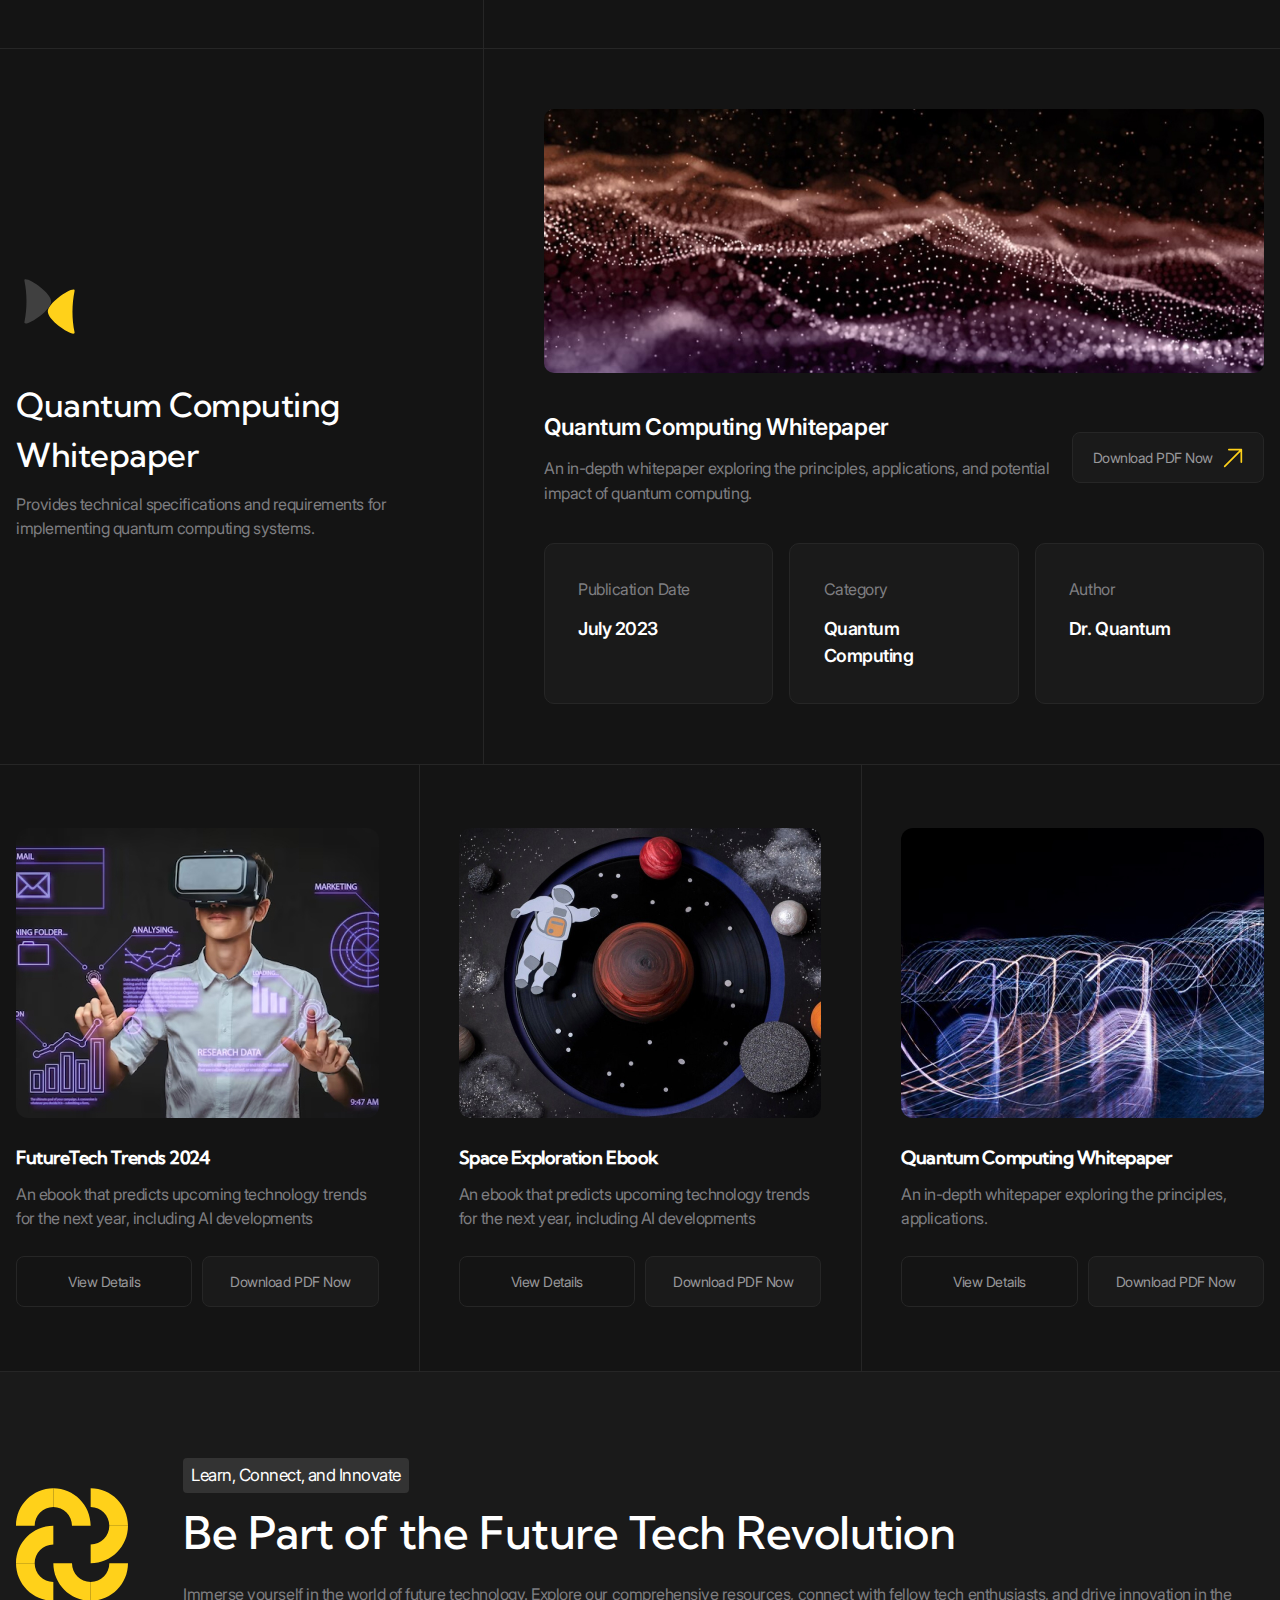
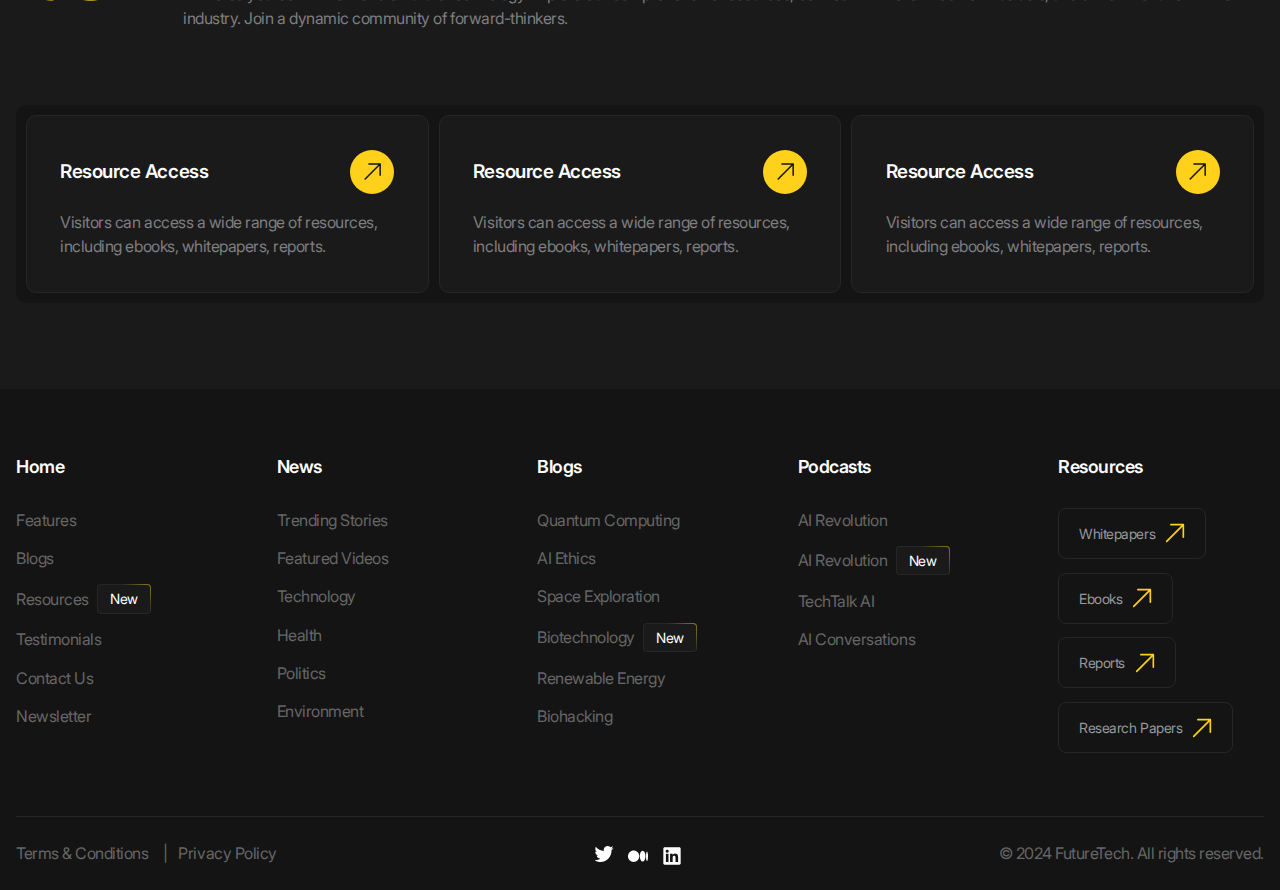
<file: resources.html>
<!DOCTYPE html>
<html lang="en">
<head>
    <meta charset="UTF-8">
    <meta name="viewport" content="width=device-width, user-scalable=no, initial-scale=1.0, maximum-scale=1.0, minimum-scale=1.0">
    <title>Future Tech | Resources</title>
    <link rel="stylesheet" href="./styles/main.css">
    <script src="./scripts/main.js" type="module" defer></script>
</head>
<body>
    <header class="header" data-js-header>
        <div class="header__promo">
            <div class="header__promo-inner container">
                <a href="/" class="header__promo-link">
                    <span class="icon icon--yellow-arrow">Subscribe to our Newsletter For New & latest Blogs and Resources</span>
                </a>
            </div>
        </div>
        <div class="header__body">
            <div class="header__body-inner container">
                <a 
                    href="/" 
                    class="header__logo logo"
                    aria-label="Home"
                    title="Home"
                >
                    <img 
                        src="./images/logo.svg" 
                        alt="" 
                        class="logo__image"
                        width="179" height="50"
                    >
                </a>
                <div class="header__overlay" data-js-header-overlay>
                    <nav class="header__menu">
                        <ul class="header__menu-list">
                            <li class="header__menu-item">
                                <a href="./index.html" class="header__menu-link">Home</a>
                            </li>
                            <li class="header__menu-item">
                                <a href="./news.html" class="header__menu-link">News</a>
                            </li>
                            <li class="header__menu-item">
                                <a href="./podcasts.html" class="header__menu-link">Podcasts</a>
                            </li>
                            <li class="header__menu-item">
                                <a href="./resources.html" class="header__menu-link is-active">Resources</a>
                            </li>
                        </ul>
                    </nav>
                    <a href="./contacts.html" class="header__contact-us-link button button--accent">
                        Contact Us
                    </a>
                </div>
                <button 
                    class="header__burger-button burger-button visible-mobile"
                    type="button"
                    aria-label="Open menu"
                    title="Open menu"
                    data-js-header-burger-button
                >
                    <span class="burger-button__line"></span>
                    <span class="burger-button__line"></span>
                    <span class="burger-button__line"></span>
                </button>
            </div>
        </div>
    </header>

    <main>
        <section class="hero-alt" aria-labelledby="resources-title">
            <header class="hero-alt__header">
                <div class="hero-alt__header-inner container">
                    <h1 class="hero-alt__title" id="resources-title">
                        Unlock a World of   <span class="hero-alt__title-hidden-part">Knowledge</span>
                    </h1>
                    <p class="hero-alt__subtitle h1 hidden-mobile" aria-hidden="true">
                        Knowledge
                    </p>
                    <p class="hero-alt__description">Dive deep into the AI universe with our collection of insightful podcasts. Explore the latest trends, breakthroughs, and discussions on artificial intelligence. Whether you're an enthusiast or a professional, our AI podcasts offer a gateway to knowledge and innovation.</p>
                </div>
            </header>
            <div class="hero-alt__body">
                <div class="metrics metrics--4-cols container">
                    <dl class="metrics__list">
                        <div class="metrics__item">
                            <dt class="metrics__key">Resources available</dt>
                            <dd class="metrics__value h2">300 <span class="metrics__sign">+</span></dd>
                        </div>
                        <div class="metrics__item">
                            <dt class="metrics__key">Total Downloads</dt>
                            <dd class="metrics__value h2">12k <span class="metrics__sign">+</span></dd>
                        </div>
                        <div class="metrics__item">
                            <dt class="metrics__key">Active Users</dt>
                            <dd class="metrics__value h2">10k <span class="metrics__sign">+</span></dd>
                        </div>
                        <div class="metrics__item">
                            <dt class="metrics__key">Countries Accesses Our Content </dt>
                            <dd class="metrics__value h2">100 <span class="metrics__sign">+</span></dd>
                        </div>
                    </dl>
                </div>
            </div>
        </section>

        <section 
            class="section tabs" 
            aria-labelledby="reports-title" 
            data-js-tabs
        >
            <header class="section__header">
                <div class="section__header-inner container">
                    <div class="section__header-info">
                        <p class="section__subtitle tag">Dive into the Details</p>
                        <h2 class="section__title" id="reports-title">In-Depth Reports and Analysis</h2>
                    </div>
                    <div class="section__actions">
                        <div 
                        class="tabs__buttons tabs__buttons--compact"
                        role="tablist"
                        aria-labelledby="reports-title"
                    >
                        <button 
                            class="tabs__button is-active"
                            id="tab-1"
                            type="button"
                            role="tab"
                            aria-controls="tabpanel-1"
                            data-js-tabs-button
                            aria-selected="true"
                        >
                            Whitepapers
                        </button>
                        <button 
                            class="tabs__button"
                            id="tab-2"
                            type="button"
                            role="tab"
                            aria-controls="tabpanel-2"
                            data-js-tabs-button
                            aria-selected="false"
                            tabindex="-1"
                        >
                            Ebooks
                        </button>
                        <button 
                            class="tabs__button"
                            id="tab-3"
                            type="button"
                            role="tab"
                            aria-controls="tabpanel-3"
                            data-js-tabs-button
                            aria-selected="false"
                            tabindex="-1"
                        >
                            Reports
                        </button>
                    </div>
                    </div>
                </div>
            </header>
            <div class="section__body">
                <div class="tabs__body">
                    <div 
                        class="tabs__content is-active"
                        id="tabpanel-1"
                        aria-labelledby="tab-1"
                        tabindex="0"
                        data-js-tabs-content
                    >
                        <ul class="list">
                            <li class="list__item">
                                <div class="card container">
                                    <div class="card__preview">
                                        <div class="card__preview-main">
                                            <img 
                                                src="./images/resources/Icon-1.svg" 
                                                alt="" 
                                                class="card__preview-icon"
                                                width="80" height="80" loading="lazy"
                                            >
                                            <div class="card__preview-info">
                                                <h3 class="card__preview-title">Space Exploration Whitepaper</h3>
                                                <div class="card__preview-description">
                                                    <p>Explores Mars colonization, asteroid resource potential, and space tourism.</p>
                                                </div>
                                            </div>
                                        </div>
                                    </div>
                                    <div class="card__body">
                                        <div class="card__grid card__grid--3-cols-alt">
                                            <div class="card__cell card__cell--wide">
                                                <img 
                                                    src="./images/reports/details-2.jpg" 
                                                    alt="" 
                                                    class="card__cell-image"
                                                    width="917" height="332" loading="lazy"
                                                >
                                            </div>
                                            <div class="card__cell card__cell--wide">
                                                <h4 class="card__cell-title">Space Exploration Whitepaper</h4>
                                                <p class="card__cell-description">An in-depth whitepaper covering the latest advancements in space exploration, including Mars missions and asteroid mining.</p>
                                                <a href="/" class="card__cell-link button button--dark-gray" download="">
                                                    <span class="icon icon--yellow-arrow">Download PDF Now</span>
                                                </a>
                                            </div>
                                            <div class="card__cell tile">
                                                <p class="card__cell-title">Publication Date</p>
                                                <p class="card__cell-description h6"><time datetime="2023-09">September 2023</time></p>
                                            </div>
                                            <div class="card__cell tile">
                                                <p class="card__cell-title">Category</p>
                                                <p class="card__cell-description h6">Space Exploration</p>
                                            </div>
                                            <div class="card__cell tile card__cell--wide-on-mobile-s">
                                                <p class="card__cell-title">Author</p>
                                                <p class="card__cell-description h6">FutureTech Space Division</p>
                                            </div>
                                        </div>
                                    </div>
                                </div>
                            </li>
                            <li class="list__item">
                                <div class="card container">
                                    <div class="card__preview">
                                        <div class="card__preview-main">
                                            <img 
                                                src="./images/resources/Icon-1.svg" 
                                                alt="" 
                                                class="card__preview-icon"
                                                width="80" height="80" loading="lazy"
                                            >
                                            <div class="card__preview-info">
                                                <h3 class="card__preview-title">Quantum Computing Whitepaper</h3>
                                                <div class="card__preview-description">
                                                    <p>Provides technical specifications and requirements for implementing quantum computing systems.</p>
                                                </div>
                                            </div>
                                        </div>
                                    </div>
                                    <div class="card__body">
                                        <div class="card__grid card__grid--3-cols-alt">
                                            <div class="card__cell card__cell--wide">
                                                <img 
                                                    src="./images/reports/details.jpg" 
                                                    alt="" 
                                                    class="card__cell-image"
                                                    width="917" height="332" loading="lazy"
                                                >
                                            </div>
                                            <div class="card__cell card__cell--wide">
                                                <h4 class="card__cell-title">Quantum Computing Whitepaper</h4>
                                                <p class="card__cell-description">An in-depth whitepaper exploring the principles, applications, and potential impact of quantum computing.</p>
                                                <a href="/" class="card__cell-link button button--dark-gray" download="">
                                                    <span class="icon icon--yellow-arrow">Download PDF Now</span>
                                                </a>
                                            </div>
                                            <div class="card__cell tile">
                                                <p class="card__cell-title">Publication Date</p>
                                                <p class="card__cell-description h6"><time datetime="2023-07">July 2023</time></p>
                                            </div>
                                            <div class="card__cell tile">
                                                <p class="card__cell-title">Category</p>
                                                <p class="card__cell-description h6">Quantum Computing</p>
                                            </div>
                                            <div class="card__cell tile card__cell--wide-on-mobile-s">
                                                <p class="card__cell-title">Author</p>
                                                <p class="card__cell-description h6">Dr. Quantum</p>
                                            </div>
                                        </div>
                                    </div>
                                </div>
                            </li>
                        </ul>
                        <ul class="bordered-grid bordered-grid--3-cols container">
                            <li class="bordered-grid__item">
                                <div class="report-card">
                                    <img 
                                        src="./images/reports/card-1.jpg" 
                                        alt="" 
                                        class="report-card__image"
                                        width="470" height="290" loading="lazy"
                                    >
                                    <div class="report-card__body">
                                        <h3 class="report-card__title h6">FutureTech Trends 2024</h3>
                                        <div class="report-card__description">
                                            <p>An ebook that predicts upcoming technology trends for the next year, including AI developments</p>
                                        </div>
                                    </div>
                                    <div class="report-card__actions">
                                        <a href="/" class="report-card__details-link button">
                                            View Details
                                        </a>
                                        <a href="/" class="report-card__download-link button button--dark-gray" download>
                                            Download PDF Now
                                        </a>
                                    </div>
                                </div>
                            </li>
                            <li class="bordered-grid__item">
                                <div class="report-card">
                                    <img 
                                        src="./images/reports/card-2.jpg" 
                                        alt="" 
                                        class="report-card__image"
                                        width="470" height="290" loading="lazy"
                                    >
                                    <div class="report-card__body">
                                        <h3 class="report-card__title h6">Space Exploration Ebook</h3>
                                        <div class="report-card__description">
                                            <p>An ebook that predicts upcoming technology trends for the next year, including AI developments</p>
                                        </div>
                                    </div>
                                    <div class="report-card__actions">
                                        <a href="/" class="report-card__details-link button">
                                            View Details
                                        </a>
                                        <a href="/" class="report-card__download-link button button--dark-gray" download>
                                            Download PDF Now
                                        </a>
                                    </div>
                                </div>
                            </li>
                            <li class="bordered-grid__item">
                                <div class="report-card">
                                    <img 
                                        src="./images/reports/card-3.jpg" 
                                        alt="" 
                                        class="report-card__image"
                                        width="470" height="290" loading="lazy"
                                    >
                                    <div class="report-card__body">
                                        <h3 class="report-card__title h6">Quantum Computing Whitepaper</h3>
                                        <div class="report-card__description">
                                            <p>An in-depth whitepaper exploring the principles, applications.</p>
                                        </div>
                                    </div>
                                    <div class="report-card__actions">
                                        <a href="/" class="report-card__details-link button">
                                            View Details
                                        </a>
                                        <a href="/" class="report-card__download-link button button--dark-gray" download>
                                            Download PDF Now
                                        </a>
                                    </div>
                                </div>
                            </li>
                        </ul>
                    </div>
                    <div 
                        class="tabs__content"
                        id="tabpanel-2"
                        aria-labelledby="tab-2"
                        tabindex="0"
                        data-js-tabs-content
                    >
                        Lorem ipsum dolor sit amet consectetur adipisicing elit. Libero, similique.
                    </div>
                    <div 
                        class="tabs__content"
                        id="tabpanel-3"
                        aria-labelledby="tab-3"
                        tabindex="0"
                        data-js-tabs-content
                    >
                        Lorem ipsum dolor sit amet consectetur adipisicing elit. Libero, similique.
                    </div>
                </div>
            </div>
        </section>

        <section class="about" aria-labelledby="about-title">
            <div class="about__inner container">
                <header class="about__header">
                    <img 
                        src="./images/about/icon.svg" 
                        alt="" 
                        class="about__icon"
                        width="150" height="150" loading="lazy"
                    >
                    <div class="about__info">
                        <p class="about__subtitle tag">Learn, Connect, and Innovate</p>
                        <h2 class="about__title" id="about-title">Be Part of the Future Tech Revolution</h2>
                    </div>
                    <div class="about__description">
                        <p>Immerse yourself in the world of future technology. Explore our comprehensive resources, connect with fellow tech enthusiasts, and drive innovation in the industry. Join a dynamic community of forward-thinkers.</p>
                    </div>
                </header>
                <ul class="about__list">
                    <li class="about__item">
                        <a href="/" class="about-card tile">
                            <h3 class="about-card__title circle-icon">Resource Access</h3>
                            <div class="about-card__description">
                                <p>Visitors can access a wide range of resources, including ebooks, whitepapers, reports.</p>
                            </div>
                        </a>
                    </li>
                    <li class="about__item">
                        <a href="/" class="about-card tile">
                            <h3 class="about-card__title circle-icon">Resource Access</h3>
                            <div class="about-card__description">
                                <p>Visitors can access a wide range of resources, including ebooks, whitepapers, reports.</p>
                            </div>
                        </a>
                    </li>
                    <li class="about__item">
                        <a href="/" class="about-card tile">
                            <h3 class="about-card__title circle-icon">Resource Access</h3>
                            <div class="about-card__description">
                                <p>Visitors can access a wide range of resources, including ebooks, whitepapers, reports.</p>
                            </div>
                        </a>
                    </li>
                </ul>
            </div>
        </section>
    </main>

    <footer class="footer">
        <div class="footer__inner container">
            <div class="footer__body">
                <nav class="footer__menu">
                    <div class="footer__menu-column">
                        <a href="/" class="footer__menu-main-link h6">Home</a>
                        <ul class="footer__menu-list">
                            <li class="footer__menu-item">
                                <a href="/" class="footer__menu-link">Features</a>
                            </li>
                            <li class="footer__menu-item">
                                <a href="/" class="footer__menu-link">Blogs</a>
                            </li>
                            <li class="footer__menu-item">
                                <a href="/" class="footer__menu-link">Resources</a>
                                <span class="badge">New</span>
                            </li>
                            <li class="footer__menu-item">
                                <a href="/" class="footer__menu-link">Testimonials</a>
                            </li>
                            <li class="footer__menu-item">
                                <a href="/" class="footer__menu-link">Contact Us</a>
                            </li>
                            <li class="footer__menu-item">
                                <a href="/" class="footer__menu-link">Newsletter</a>
                            </li>
                        </ul>
                    </div>
                    <div class="footer__menu-column">
                        <a href="/" class="footer__menu-main-link h6">News</a>
                        <ul class="footer__menu-list">
                            <li class="footer__menu-item">
                                <a href="/" class="footer__menu-link">Trending Stories</a>
                            </li>
                            <li class="footer__menu-item">
                                <a href="/" class="footer__menu-link">Featured Videos</a>
                            </li>
                            <li class="footer__menu-item">
                                <a href="/" class="footer__menu-link">Technology</a>
                            </li>
                            <li class="footer__menu-item">
                                <a href="/" class="footer__menu-link">Health</a>
                            </li>
                            <li class="footer__menu-item">
                                <a href="/" class="footer__menu-link">Politics</a>
                            </li>
                            <li class="footer__menu-item">
                                <a href="/" class="footer__menu-link">Environment</a>
                            </li>
                        </ul>
                    </div>
                    <div class="footer__menu-column">
                        <a href="/" class="footer__menu-main-link h6">Blogs</a>
                        <ul class="footer__menu-list">
                            <li class="footer__menu-item">
                                <a href="/" class="footer__menu-link">Quantum Computing</a>
                            </li>
                            <li class="footer__menu-item">
                                <a href="/" class="footer__menu-link">AI Ethics</a>
                            </li>
                            <li class="footer__menu-item">
                                <a href="/" class="footer__menu-link">Space Exploration</a>
                            </li>
                            <li class="footer__menu-item">
                                <a href="/" class="footer__menu-link">Biotechnology</a>
                                <span class="badge">New</span>
                            </li>
                            <li class="footer__menu-item">
                                <a href="/" class="footer__menu-link">Renewable Energy</a>
                            </li>
                            <li class="footer__menu-item">
                                <a href="/" class="footer__menu-link">Biohacking</a>
                            </li>
                        </ul>
                    </div>
                    <div class="footer__menu-column">
                        <a href="/" class="footer__menu-main-link h6">Podcasts</a>
                        <ul class="footer__menu-list">
                            <li class="footer__menu-item">
                                <a href="/" class="footer__menu-link">AI Revolution</a>
                            </li>
                            <li class="footer__menu-item">
                                <a href="/" class="footer__menu-link">AI Revolution</a>
                                <span class="badge">New</span>
                            </li>
                            <li class="footer__menu-item">
                                <a href="/" class="footer__menu-link">TechTalk AI</a>
                            </li>
                            <li class="footer__menu-item">
                                <a href="/" class="footer__menu-link">AI Conversations</a>
                            </li>
                        </ul>
                    </div>
                    <div class="footer__menu-column">
                        <a href="/" class="footer__menu-main-link h6">Resources</a>
                        <ul class="footer__menu-list">
                            <li class="footer__menu-item">
                                <a href="/" class="footer__menu-link button">
                                    <span class="icon icon--yellow-arrow">
                                        Whitepapers
                                    </span>
                                </a>
                            </li>
                            <li class="footer__menu-item">
                                <a href="/" class="footer__menu-link button">
                                    <span class="icon icon--yellow-arrow">
                                        Ebooks
                                    </span>
                                </a>
                            </li>
                            <li class="footer__menu-item">
                                <a href="/" class="footer__menu-link button">
                                    <span class="icon icon--yellow-arrow">
                                        Reports
                                    </span>
                                </a>
                            </li>
                            <li class="footer__menu-item">
                                <a href="/" class="footer__menu-link button">
                                    <span class="icon icon--yellow-arrow">
                                        Research Papers
                                    </span>
                                </a>
                            </li>
                        </ul>
                    </div>
                </nav>
            </div>
            <div class="footer__extra">
                <div class="footer__extra-menu">
                    <ul class="footer__extra-menu-list">
                        <li class="footer__extra-menu-item">
                            <a href="/" class="footer__extra-menu-link">Terms & Conditions</a>
                        </li>
                        <li class="footer__extra-menu-item">
                            <a href="/" class="footer__extra-menu-link">Privacy Policy</a>
                        </li>
                    </ul>
                </div>
                <div class="footer__soc1als soc1als">
                    <ul class="soc1als__list">
                        <li class="soc1als__item">
                            <a 
                                href="/" 
                                class="soc1als__link"
                                target="_blank"
                                aria-label="Twitter"
                                title="Twitter"
                            >
                                <svg width="24" height="20" viewBox="0 0 24 20" fill="none" xmlns="http://www.w3.org/2000/svg">
                                    <path d="M21.0571 5.18114C21.0664 5.39235 21.0664 5.59395 21.0664 5.80515C21.0756 12.2084 16.3712 19.6004 7.76793 19.6004C5.23048 19.6004 2.73933 18.842 0.600098 17.4212C0.970528 17.4692 1.34096 17.4884 1.71139 17.4884C3.81358 17.4884 5.86021 16.7588 7.51789 15.4052C5.51756 15.3668 3.75802 14.0132 3.14681 12.0356C3.85063 12.1796 4.57296 12.1508 5.25826 11.9492C3.08198 11.5076 1.51691 9.52036 1.50765 7.20675C1.50765 7.18755 1.50765 7.16835 1.50765 7.14915C2.15591 7.52355 2.88751 7.73475 3.62837 7.75395C1.58174 6.33315 0.942746 3.50114 2.18369 1.28353C4.5637 4.31714 8.06427 6.15075 11.8241 6.35235C11.4445 4.67234 11.9631 2.90594 13.1762 1.71553C15.0561 -0.118073 18.0196 -0.0220723 19.7977 1.92673C20.8441 1.71553 21.8535 1.31233 22.7704 0.74593C22.4185 1.86913 21.6869 2.81954 20.7145 3.42434C21.6406 3.30914 22.5481 3.04994 23.4001 2.66594C22.7704 3.64514 21.9739 4.48994 21.0571 5.18114Z" fill="white"/>
                                </svg>
                            </a>
                        </li>
                        <li class="soc1als__item">
                            <a 
                                href="/" 
                                class="soc1als__link"
                                target="_blank"
                                aria-label="Twitter"
                                title="Twitter"
                            >
                                <svg width="24" height="24" viewBox="0 0 24 24" fill="none" xmlns="http://www.w3.org/2000/svg">
                                    <path d="M13.5374 12.2281C13.5374 15.9988 10.5069 19.0556 6.76883 19.0556C3.03073 19.0556 0 15.9981 0 12.2281C0 8.45806 3.0305 5.40039 6.76883 5.40039C10.5072 5.40039 13.5374 8.45737 13.5374 12.2281Z" fill="white"/>
                                    <path d="M20.9627 12.2285C20.9627 15.7778 19.4474 18.6563 17.5783 18.6563C15.7091 18.6563 14.1938 15.7778 14.1938 12.2285C14.1938 8.67922 15.7089 5.80078 17.578 5.80078C19.4472 5.80078 20.9625 8.67829 20.9625 12.2285" fill="white"/>
                                    <path d="M24 12.228C24 15.4073 23.4672 17.9862 22.8097 17.9862C22.1522 17.9862 21.6196 15.408 21.6196 12.228C21.6196 9.04797 22.1525 6.46973 22.8097 6.46973C23.467 6.46973 24 9.04774 24 12.228Z" fill="white"/>
                                </svg>
                            </a>
                        </li>
                        <li class="soc1als__item">
                            <a 
                                href="/" 
                                class="soc1als__link"
                                target="_blank"
                                aria-label="Twitter"
                                title="Twitter"
                            >
                                <svg width="24" height="24" viewBox="0 0 24 24" fill="none" xmlns="http://www.w3.org/2000/svg">
                                    <path d="M20.8647 1.59961H3.13554C2.72832 1.59961 2.33777 1.76138 2.04982 2.04933C1.76187 2.33728 1.6001 2.72783 1.6001 3.13505V20.8642C1.6001 21.2714 1.76187 21.6619 2.04982 21.9499C2.33777 22.2378 2.72832 22.3996 3.13554 22.3996H20.8647C21.2719 22.3996 21.6624 22.2378 21.9504 21.9499C22.2383 21.6619 22.4001 21.2714 22.4001 20.8642V3.13505C22.4001 2.72783 22.2383 2.33728 21.9504 2.04933C21.6624 1.76138 21.2719 1.59961 20.8647 1.59961ZM7.79965 19.3186H4.67243V9.38516H7.79965V19.3186ZM6.23388 8.00861C5.87915 8.00661 5.53296 7.89958 5.239 7.70102C4.94504 7.50246 4.71649 7.22127 4.58219 6.89294C4.44789 6.56461 4.41386 6.20386 4.48439 5.8562C4.55492 5.50855 4.72686 5.18958 4.9785 4.93955C5.23014 4.68952 5.5502 4.51964 5.8983 4.45134C6.2464 4.38304 6.60693 4.41939 6.93439 4.5558C7.26185 4.6922 7.54156 4.92255 7.73823 5.21778C7.9349 5.51301 8.03971 5.85988 8.03943 6.21461C8.04278 6.45211 7.99827 6.68784 7.90857 6.90777C7.81887 7.1277 7.68582 7.32732 7.51733 7.49473C7.34884 7.66215 7.14837 7.79392 6.92787 7.88221C6.70736 7.97049 6.47134 8.01348 6.23388 8.00861ZM19.3263 19.3273H16.2005V13.9005C16.2005 12.3001 15.5202 11.8061 14.642 11.8061C13.7147 11.8061 12.8047 12.5052 12.8047 13.9409V19.3273H9.67743V9.39239H12.6848V10.7689H12.7252C13.0271 10.1579 14.0844 9.11361 15.6979 9.11361C17.4428 9.11361 19.3278 10.1493 19.3278 13.1826L19.3263 19.3273Z" fill="white"/>
                                </svg>
                            </a>
                        </li>
                    </ul>
                </div>
                <p class="footer__copyright">
                    © <time datetime="2024">2024</time> FutureTech. All rights reserved.
                </p>
            </div>
        </div>
    </footer>
</body>
</html>
</file>
<file: styles/main.css>
@charset "UTF-8";
/**
  Нормализация блочной модели
 */
*,
::before,
::after {
  box-sizing: border-box;
}

/**
  Убираем внутренние отступы слева тегам списков,
  у которых есть атрибут class
 */
:where(ul, ol):where([class]) {
  padding-left: 0;
}

/**
  Убираем внешние отступы body и двум другим тегам,
  у которых есть атрибут class
 */
body,
:where(blockquote, figure):where([class]) {
  margin: 0;
}

/**
  Убираем внешние отступы вертикали нужным тегам,
  у которых есть атрибут class
 */
:where(h1,
h2,
h3,
h4,
h5,
h6,
p,
ul,
ol,
dl):where([class]) {
  margin-block: 0;
}

:where(dd[class]) {
  margin-left: 0;
}

:where(fieldset[class]) {
  margin-left: 0;
  padding: 0;
  border: none;
}

/**
  Убираем стандартный маркер маркированному списку,
  у которого есть атрибут class
 */
:where(ul[class]) {
  list-style: none;
}

:where(address[class]) {
  font-style: normal;
}

/**
  Обнуляем вертикальные внешние отступы параграфа,
  объявляем локальную переменную для внешнего отступа вниз,
  чтобы избежать взаимодействие с более сложным селектором
 */
p {
  --paragraphMarginBottom: 24px;
  margin-block: 0;
}

/**
  Внешний отступ вниз для параграфа без атрибута class,
  который расположен не последним среди своих соседних элементов
 */
p:where(:not([class]):not(:last-child)) {
  margin-bottom: var(--paragraphMarginBottom);
}

/**
  Упрощаем работу с изображениями и видео
 */
img,
video {
  display: block;
  max-width: 100%;
  height: auto;
}

/**
  Наследуем свойства шрифт для полей ввода
 */
input,
textarea,
select,
button {
  font: inherit;
}

html {
  /**
    Пригодится в большинстве ситуаций
    (когда, например, нужно будет "прижать" футер к низу сайта)
   */
  height: 100%;
  /**
    Убираем скачок интерфейса по горизонтали
    при появлении / исчезновении скроллбара
   */
}

/**
  Плавный скролл
 */
html,
:has(:target) {
  scroll-behavior: smooth;
}

body {
  /**
    Пригодится в большинстве ситуаций
    (когда, например, нужно будет "прижать" футер к низу сайта)
   */
  min-height: 100%;
  /**
    Унифицированный интерлиньяж
   */
  line-height: 1.5;
}

/**
  Нормализация высоты элемента ссылки при его инспектировании в DevTools
 */
a:where([class]) {
  display: inline-flex;
}

/**
  Курсор-рука при наведении на элемент
 */
button,
label {
  cursor: pointer;
}

/**
  Приводим к единому цвету svg-элементы
  (за исключением тех, у которых уже указан
  атрибут fill со значением 'none' или начинается с 'url')
 */
:where([fill]:not([fill=none],
[fill^=url])) {
  fill: currentColor;
}

/**
  Приводим к единому цвету svg-элементы
  (за исключением тех, у которых уже указан
  атрибут stroke со значением 'none')
 */
:where([stroke]:not([stroke=none],
[stroke^=url])) {
  stroke: currentColor;
}

/**
  Чиним баг задержки смены цвета при взаимодействии с svg-элементами
 */
svg * {
  transition-property: fill, stroke;
}

/**
  Приведение рамок таблиц в классический 'collapse' вид
 */
:where(table) {
  border-collapse: collapse;
  border-color: currentColor;
}

/**
  Удаляем все анимации и переходы для людей,
  которые предпочитают их не использовать
 */
@media (prefers-reduced-motion: reduce) {
  *,
  ::before,
  ::after {
    animation-duration: 0.01ms !important;
    animation-iteration-count: 1 !important;
    transition-duration: 0.01ms !important;
    scroll-behavior: auto !important;
  }
}
@font-face {
  font-family: "Kumbh Sans";
  src: url("../fonts/KumbhSans-Regular.woff2") format("woff2");
  font-weight: 400;
  font-style: normal;
  font-display: swap;
}
@font-face {
  font-family: "Kumbh Sans";
  src: url("../fonts/KumbhSans-Medium.woff2") format("woff2");
  font-weight: 500;
  font-style: normal;
  font-display: swap;
}
@font-face {
  font-family: "Inter";
  src: url("../fonts/Inter-Regular.woff2") format("woff2");
  font-weight: 400;
  font-style: normal;
  font-display: swap;
}
@font-face {
  font-family: "Inter";
  src: url("../fonts/Inter-Medium.woff2") format("woff2");
  font-weight: 500;
  font-style: normal;
  font-display: swap;
}
@font-face {
  font-family: "Inter";
  src: url("../fonts/Inter-SemiBold.woff2") format("woff2");
  font-weight: 600;
  font-style: normal;
  font-display: swap;
}
@font-face {
  font-family: "Inter";
  src: url("../fonts/Inter-Bold.woff2") format("woff2");
  font-weight: 700;
  font-style: normal;
  font-display: swap;
}
:root {
  --color-light: #FFFFFF;
  --color-dark: #141414;
  --color-dark-10: #1A1A1A;
  --color-dark-15: #262626;
  --color-dark-20: #333333;
  --color-dark-40: #666666;
  --color-gray-50: #7E7E81;
  --color-gray-60: #98989A;
  --color-accent: #FFD11A;
  --color-red: #FF5500;
  --gradient: linear-gradient(
      45deg,
      var(--color-dark-15) 64%,
      var(--color-accent) 136%
  );
  --border: 0.0625rem solid var(--color-dark-15);
  --shadow: 0 0 0 0.1875rem #191919;
  --font-family-base: "Inter", sans-serif;
  --font-family-accent: "Kumbh Sans", sans-serif;
  --container-width: 100rem;
  --container-padding-x: 1rem;
  --transition-duration: 0.2s;
}
@media (width <= 90.06125rem) {
  :root {
    --container-width: 80rem;
  }
}

.container {
  max-width: calc(var(--container-width) + var(--container-padding-x) * 2);
  margin-inline: auto;
  padding-inline: var(--container-padding-x);
}

.visually-hidden {
  position: absolute !important;
  width: 1px !important;
  height: 1px !important;
  margin: -1px !important;
  border: 0 !important;
  padding: 0 !important;
  white-space: nowrap !important;
  clip-path: inset(100%) !important;
  clip: rect(0 0 0 0) !important;
  overflow: hidden !important;
}

@media (width <= 47.99875rem) {
  .hidden-mobile {
    display: none !important;
  }
}

@media (width > 47.99875rem) {
  .visible-mobile {
    display: none !important;
  }
}

.full-vw-line {
  position: relative;
}
.full-vw-line::before, .full-vw-line::after {
  position: absolute;
  width: calc((100vw - var(--container-width)) / 2);
  height: 0.0625rem;
  background-color: var(--color-dark-15);
}
.full-vw-line--top::before {
  content: "";
  bottom: 100%;
}
.full-vw-line--bottom::after {
  content: "";
  top: 100%;
}
.full-vw-line--left::before, .full-vw-line--left::after {
  right: 100%;
}
.full-vw-line--right::before, .full-vw-line--right::after {
  left: 100%;
}

.circle-icon {
  --circleSize: 2.75rem;
  --circleMarginLeft: 0.875rem;
  position: relative;
  min-height: var(--circleSize);
  padding-right: calc(var(--circleSize) + var(--circleMarginLeft));
}
@media (width <= 90.06125rem) {
  .circle-icon {
    --circleSize: 2.75rem;
    --circleMarginLeft: 0.875rem;
  }
}
@media (width <= 47.99875rem) {
  .circle-icon {
    --circleSize: 2.5rem;
  }
}
.circle-icon::after {
  width: var(--circleSize);
  height: var(--circleSize);
  position: absolute;
  top: 50%;
  translate: 0 -50%;
  content: "";
  right: 0;
  background: url("../../icons/arrow-top-right_black.svg") center no-repeat var(--color-accent);
  border-radius: 50%;
}

html.is-lock {
  overflow: hidden;
}

body {
  font-size: clamp(0.875rem, 0.8112745098rem + 0.2614379085vw, 1.125rem);
  display: flex;
  flex-direction: column;
  font-family: var(--font-family-base);
  letter-spacing: -0.03rem;
  color: var(--color-gray-50);
  background-color: var(--color-dark);
}

main {
  flex-grow: 1;
}

h1, .h1,
h2, .h2,
h3, .h3,
h4, .h4,
h5, .h5,
h6, .h6 {
  color: var(--color-light);
}

h1, .h1,
h2, .h2,
h3, .h3 {
  font-family: var(--font-family-accent);
  font-weight: 500;
}

h4, .h4,
h5, .h5,
h6, .h6 {
  font-weight: 600;
}

h1, .h1 {
  font-size: clamp(1.875rem, 1.237745098rem + 2.614379085vw, 4.375rem);
  line-height: 1.2;
}

h2, .h2 {
  font-size: clamp(1.75rem, 1.2720588235rem + 1.9607843137vw, 3.625rem);
  line-height: 1.3;
}

h3, .h3 {
  font-size: clamp(1.5rem, 1.2450980392rem + 1.045751634vw, 2.5rem);
}

h4, .h4 {
  font-size: clamp(1.125rem, 0.9975490196rem + 0.522875817vw, 1.625rem);
}

h5, .h5 {
  font-size: clamp(1.125rem, 1.0294117647rem + 0.3921568627vw, 1.5rem);
}

h6, .h6 {
  font-size: clamp(1rem, 0.9362745098rem + 0.2614379085vw, 1.25rem);
}

a,
button,
label,
input,
textarea,
select,
svg * {
  transition-duration: var(--transition-duration);
}

a {
  color: inherit;
}
@media (any-hover: hover) {
  a:hover {
    color: var(--color-accent);
  }
}
@media (any-hover: none) {
  a:active {
    color: var(--color-accent);
  }
}
a[class] {
  text-decoration: none;
}

:focus-visible {
  outline: 0.125rem dashed var(--color-light);
  outline-offset: 0.25rem;
  transition-duration: 0s !important;
}

a[aria-label],
button[aria-label] {
  position: relative;
}
a[aria-label]::before,
button[aria-label]::before {
  position: absolute;
  top: 50%;
  left: 50%;
  translate: -50% -50%;
  width: 2.75rem;
  height: 2.75rem;
  content: "";
}

.expandable-content {
  --initialMaxHeight: 31.25rem;
  position: relative;
  overflow-y: hidden;
}
.expandable-content.is-expanded::before,
.expandable-content.is-expanded .expandable-content__button {
  opacity: 0;
  visibility: hidden;
}
.expandable-content:not(.is-expanded) {
  max-height: var(--initialMaxHeight);
}
.expandable-content::before {
  content: "";
  position: absolute;
  bottom: 0;
  left: 0;
  width: 100%;
  height: 30%;
  background-image: linear-gradient(180deg, rgba(20, 20, 20, 0) 0%, #141414 77.38%);
  pointer-events: none;
  transition-duration: var(--transition-duration);
}
.expandable-content__button {
  position: absolute;
  left: 50%;
  translate: -50%;
  bottom: 4.25rem;
}

.icon {
  display: inline-flex;
  align-items: center;
  column-gap: 0.625rem;
}
.icon::after {
  --size: 1.5rem;
  width: var(--size);
  height: var(--size);
  content: "";
  flex-shrink: 0;
  background-position: center;
  background-size: contain;
  background-repeat: no-repeat;
}
@media (width <= 90.06125rem) {
  .icon::after {
    --size: 1.25rem;
  }
}
.icon--yellow-arrow::after {
  background-image: url("../../icons/arrow-top-right_yellow.svg");
}
.icon--yellow-eye::after {
  background-image: url("../../icons/eye_yellow.svg");
}
.icon--gray-arrow-down::after {
  background-image: url("../../icons/arrow-down_gray.svg");
}

.logo {
  max-width: clamp(7.875rem, 7.0306372549rem + 3.4640522876vw, 11.1875rem);
}

.button {
  display: inline-flex;
  justify-content: center;
  min-width: 8.5625rem;
  padding: 1.125rem 1.5rem;
  font-size: 1.125rem;
  color: var(--color-gray-60);
  white-space: nowrap;
  background-color: var(--color-dark);
  border: var(--border);
  border-radius: 0.75rem;
}
@media (width <= 90.06125rem) {
  .button {
    min-width: 6.4375rem;
    padding: 0.875rem 1.25rem;
    font-size: 0.875rem;
    border-radius: 0.5rem;
  }
}
@media (any-hover: hover) {
  .button:hover {
    color: var(--color-accent);
    background-color: var(--color-dark-10);
    border-color: var(--color-accent);
  }
}
@media (any-hover: none) {
  .button:active {
    color: var(--color-accent);
    background-color: var(--color-dark-10);
    border-color: var(--color-accent);
  }
}
.button--accent {
  font-weight: 500;
  color: var(--color-dark);
  background-color: var(--color-accent);
  border-color: var(--color-accent);
  border-radius: 0.5rem;
}
.button--dark-gray {
  background-color: var(--color-dark-10);
}

.burger-button {
  width: 2.125rem;
  height: 2.125rem;
  display: inline-flex;
  flex-direction: column;
  justify-content: space-between;
  padding: 0.53125rem 0.265625rem;
  color: var(--color-light);
  background-color: transparent;
  border: none;
}
@media (any-hover: hover) {
  .burger-button:hover {
    color: var(--color-accent);
  }
}
@media (any-hover: none) {
  .burger-button:active {
    color: var(--color-accent);
  }
}
.burger-button.is-active .burger-button__line:first-child {
  rotate: 45deg;
  transform-origin: 0;
  translate: 0.25em -0.1em;
}
.burger-button.is-active .burger-button__line:nth-child(2) {
  rotate: -45deg;
}
.burger-button.is-active .burger-button__line:last-child {
  width: 0;
}
.burger-button__line {
  width: 100%;
  height: 0.125rem;
  background-color: currentColor;
  border-radius: 1rem;
  transition-duration: var(--transition-duration);
}
.burger-button__line:last-child {
  align-self: end;
  width: 55%;
}

.header {
  position: sticky;
  z-index: 100;
  top: 0;
  animation-name: scrolling-header;
  animation-fill-mode: both;
  animation-timeline: scroll();
  animation-range: 6.25rem 12.5rem;
}
@keyframes scrolling-header {
  to {
    box-shadow: 0 0 1rem 0 var(--color-dark-40);
  }
}
.header__promo {
  padding-block: 1.25rem;
  text-align: center;
  background-color: var(--color-dark);
  border-bottom: var(--border);
}
@media (width <= 47.99875rem) {
  .header__promo {
    padding-block: 0.875rem;
  }
}
.header__body {
  padding-block: 1.5rem;
  background-color: var(--color-dark-10);
}
@media (width <= 47.99875rem) {
  .header__body {
    padding-block: 1.25rem;
  }
}
.header__body-inner {
  display: flex;
  align-items: center;
  justify-content: space-between;
  column-gap: 1rem;
}
@media (width > 47.99875rem) {
  .header__overlay {
    display: contents;
  }
}
@media (width <= 47.99875rem) {
  .header__overlay {
    position: fixed;
    inset: 0;
    display: flex;
    flex-direction: column;
    justify-content: center;
    row-gap: 3rem;
    padding: 1rem;
    background-color: var(--color-dark-10);
    transition-duration: var(--transition-duration);
  }
  .header__overlay:not(.is-active) {
    opacity: 0;
    visibility: hidden;
    translate: 100%;
  }
}
@media (width <= 47.99875rem) {
  .header__menu {
    overflow-y: auto;
  }
}
.header__menu-list {
  display: flex;
  align-items: center;
  column-gap: 1rem;
}
@media (width <= 90.06125rem) {
  .header__menu-list {
    column-gap: 0.375rem;
  }
}
@media (width <= 47.99875rem) {
  .header__menu-list {
    flex-direction: column;
    row-gap: 1rem;
  }
}
.header__menu-link {
  padding: 0.875rem 1.5rem;
  color: var(--color-gray-50);
}
@media (width <= 90.06125rem) {
  .header__menu-link {
    padding: 0.625rem 1.125rem;
  }
}
.header__menu-link.is-active {
  color: var(--color-light);
  font-weight: 500;
  background-color: var(--color-dark);
  border: var(--border);
  border-radius: 0.625rem;
  pointer-events: none;
}
@media (width <= 47.99875rem) {
  .header__contact-us-link {
    width: 100%;
    max-width: 18.75rem;
    align-self: center;
  }
}

.badge {
  display: inline-flex;
  padding: clamp(0.125rem, 0.0931372549rem + 0.1307189542vw, 0.25rem) clamp(0.625rem, 0.5612745098rem + 0.2614379085vw, 0.875rem);
  font-size: 1rem;
  color: var(--color-light);
  background: linear-gradient(var(--color-dark-10), var(--color-dark-10)) padding-box, var(--gradient) border-box;
  border: 0.0625rem solid transparent;
  border-radius: 0.375rem;
}
@media (width <= 90.06125rem) {
  .badge {
    font-size: 0.875rem;
    border-radius: 0.25rem;
  }
}

.soc1als--3-cols {
  width: 100%;
  max-width: 19.25rem;
}
.soc1als--3-cols .soc1als__list {
  display: grid;
  grid-template-columns: repeat(3, 1fr);
  row-gap: 0.625rem;
}
@media (width <= 90.06125rem) {
  .soc1als--3-cols .soc1als__list {
    column-gap: 0.625rem;
  }
}
.soc1als--3-cols .soc1als__link {
  display: flex;
  justify-content: center;
  align-items: center;
  width: 100%;
  height: 3.75rem;
  background-color: var(--color-dark-10);
  border: var(--border);
  border-radius: 0.375rem;
}
@media (width <= 90.06125rem) {
  .soc1als--3-cols .soc1als__link {
    height: 3rem;
  }
}
@media (any-hover: hover) {
  .soc1als--3-cols .soc1als__link:hover {
    border-color: var(--color-accent);
  }
}
@media (any-hover: none) {
  .soc1als--3-cols .soc1als__link:active {
    border-color: var(--color-accent);
  }
}
.soc1als__list {
  display: flex;
  column-gap: 1.25rem;
}
@media (width <= 90.06125rem) {
  .soc1als__list {
    column-gap: 0.875rem;
  }
}
.soc1als__item {
  display: flex;
}
.soc1als__link {
  --size: 1.5rem;
  width: var(--size);
  height: var(--size);
  color: var(--color-light);
}
@media (width <= 90.06125rem) {
  .soc1als__link {
    --size: 1.25rem;
  }
}

.footer {
  color: var(--color-dark-40);
}
.footer__body {
  padding-block: clamp(2.5rem, 1.862745098rem + 2.614379085vw, 5rem);
  border-bottom: var(--border);
}
.footer__menu {
  display: grid;
  grid-template-columns: repeat(5, 1fr);
  align-items: start;
  column-gap: clamp(1.25rem, 0.2941176471rem + 3.9215686275vw, 5rem);
}
@media (width <= 63.99875rem) {
  .footer__menu {
    grid-template-columns: repeat(2, 1fr);
    row-gap: 2.5rem;
  }
}
@media (width <= 47.99875rem) {
  .footer__menu {
    row-gap: 1.25rem;
  }
}
.footer__menu-column {
  display: grid;
  row-gap: clamp(1rem, 0.681372549rem + 1.3071895425vw, 2.25rem);
}
@media (width <= 63.99875rem) {
  .footer__menu-column:last-child {
    grid-column: -1/1;
  }
  .footer__menu-column:last-child .footer__menu-list {
    flex-direction: row;
    flex-wrap: wrap;
    gap: 0.75rem;
  }
}
.footer__menu-list {
  display: flex;
  flex-direction: column;
  row-gap: clamp(0.5rem, 0.3406862745rem + 0.6535947712vw, 1.125rem);
}
.footer__menu-item {
  display: flex;
  align-items: center;
  column-gap: 0.5rem;
}
.footer__extra {
  display: flex;
  justify-content: space-between;
  align-items: center;
  column-gap: 1rem;
  padding-block: 2.5rem;
}
@media (width <= 90.06125rem) {
  .footer__extra {
    padding-block: 1.5rem;
  }
}
@media (width <= 47.99875rem) {
  .footer__extra {
    flex-direction: column;
    row-gap: 1.25rem;
  }
}
.footer__extra-menu-list {
  display: flex;
}
.footer__extra-menu-item:not(:last-child)::after {
  content: "|";
  margin-inline: 0.6875rem;
}
@media (width <= 47.99875rem) {
  .footer__soc1als {
    order: -1;
  }
}

.metrics {
  --columns: 3;
}
.metrics--4-cols {
  --columns: 4;
  text-align: center;
}
@media (width > 63.99875rem) {
  .metrics--4-cols .metrics__item:nth-child(4n) {
    padding-right: 0;
  }
}
@media (width <= 63.99875rem) {
  .metrics--4-cols {
    --columns: 2;
    padding-inline: 0;
  }
  .metrics--4-cols .metrics__item {
    border-bottom: var(--border);
  }
  .metrics--4-cols .metrics__item:nth-child(odd) {
    padding-left: var(--container-padding-x);
  }
  .metrics--4-cols .metrics__item:nth-child(even) {
    padding-right: var(--container-padding-x);
    border-right: none;
  }
}
.metrics__list {
  display: grid;
  grid-template-columns: repeat(var(--columns), 1fr);
}
.metrics__item {
  display: flex;
  flex-direction: column-reverse;
  row-gap: 0.625rem;
  padding: 3.125rem;
}
@media (width <= 90.06125rem) {
  .metrics__item {
    row-gap: 0.125rem;
    padding: 1.875rem 2.5rem;
  }
}
@media (width <= 47.99875rem) {
  .metrics__item {
    row-gap: 0;
    padding: 1.25rem;
  }
}
.metrics__item:first-child {
  padding-left: 0;
}
.metrics__item:not(:last-child) {
  border-right: var(--border);
}
.metrics__value {
  font-weight: 600;
}
.metrics__sign {
  color: var(--color-accent);
}

.team {
  --personImageSize: 3.75rem;
  display: flex;
  padding: 0.625rem;
  background-color: var(--color-dark-10);
  border-radius: 6.25rem;
}
@media (width <= 90.06125rem) {
  .team {
    --personImageSize: 3.125rem;
    padding: 0.5rem;
  }
}
@media (width <= 63.99875rem) {
  .team {
    --personImageSize: 2.5rem;
  }
}
.team__person {
  width: var(--personImageSize);
  background-color: var(--color-dark-15);
  border: 0.125rem solid var(--color-dark-40);
  border-radius: 50%;
}
@media (width <= 90.06125rem) {
  .team__person {
    border-width: 0.0625rem;
  }
}
.team__person:not(:first-child) {
  margin-left: calc(var(--personImageSize) / 4 * -1);
}

.resources-preview {
  display: flex;
  flex-direction: column;
  justify-content: end;
  align-items: start;
  row-gap: 1.875rem;
}
@media (width <= 90.06125rem) {
  .resources-preview {
    row-gap: 1.25rem;
  }
}
.resources-preview__body {
  display: grid;
  row-gap: 0.875rem;
}
@media (width <= 90.06125rem) {
  .resources-preview__body {
    row-gap: 0.375rem;
  }
}
@media (width <= 30.06125rem) {
  .resources-preview__button {
    width: 100%;
  }
}

.advantage-card {
  display: grid;
  row-gap: 1.875rem;
}
@media (width <= 90.06125rem) {
  .advantage-card {
    row-gap: 1.25rem;
  }
}
@media (width <= 47.99875rem) {
  .advantage-card {
    row-gap: 0.875rem;
  }
}
@media (width <= 90.06125rem) {
  .advantage-card__image {
    width: 2.5rem;
  }
}
@media (width <= 47.99875rem) {
  .advantage-card__image {
    width: 1.875rem;
  }
}
.advantage-card__link {
  display: grid;
  row-gap: 0.25rem;
}
@media (width <= 90.06125rem) {
  .advantage-card__link {
    row-gap: 0.125rem;
  }
}
.advantage-card__details {
  font-size: clamp(0.875rem, 0.7794117647rem + 0.3921568627vw, 1.25rem);
  font-family: var(--font-family-accent);
}

@media (width > 63.99875rem) {
  .hero__main {
    display: grid;
    grid-template-columns: 60% auto;
    grid-template-areas: "body resources-preview" "metrics resources-preview";
  }
}
.hero__body {
  grid-area: body;
  padding-top: 9.375rem;
  padding-right: 3.125rem;
  padding-bottom: 6.25rem;
}
@media (width <= 90.06125rem) {
  .hero__body {
    padding-top: 6.25rem;
    padding-right: 2.5rem;
  }
}
@media (width <= 63.99875rem) {
  .hero__body {
    padding-right: 0;
    padding-top: 2.5rem;
    padding-bottom: 1.875rem;
  }
}
.hero__subtitle {
  font-size: clamp(1.125rem, 0.9338235294rem + 0.7843137255vw, 1.875rem);
  font-family: var(--font-family-accent);
  font-weight: 500;
  color: var(--color-dark-40);
}
.hero__subtitle:not(:last-child) {
  margin-bottom: 1.875rem;
}
@media (width <= 47.99875rem) {
  .hero__subtitle:not(:last-child) {
    margin-bottom: 0.875rem;
  }
}
.hero__title:not(:last-child) {
  margin-bottom: 1.25rem;
}
@media (width <= 47.99875rem) {
  .hero__title:not(:last-child) {
    margin-bottom: 0.625rem;
  }
}
.hero__metrics {
  grid-area: metrics;
}
@media (width > 63.99875rem) {
  .hero__metrics {
    border-top: var(--border);
  }
}
@media (width <= 63.99875rem) {
  .hero__metrics::before {
    width: 100vw;
    right: calc(var(--container-padding-x) * -1);
  }
}
.hero__resources-preview {
  grid-area: resources-preview;
  padding-left: 5rem;
  padding-bottom: 5rem;
  background: url("../../images/resources-preview/bg.png") 0 0/cover no-repeat;
}
@media (width <= 90.06125rem) {
  .hero__resources-preview {
    padding-left: 3.125rem;
    padding-bottom: 3.125rem;
  }
}
@media (width > 63.99875rem) {
  .hero__resources-preview {
    border-left: var(--border);
  }
}
@media (width <= 63.99875rem) {
  .hero__resources-preview {
    width: 100vw;
    margin-left: calc(var(--container-padding-x) * -1);
    padding: 6.25rem 2.5rem 2.5rem;
    background-image: url("../../images/resources-preview/bg_tablet.png");
    background-size: contain;
  }
}
.hero__advantages {
  border-block: var(--border);
}
@media (width > 63.99875rem) {
  .hero__advantages-list {
    display: grid;
    grid-template-columns: repeat(3, 1fr);
  }
}
.hero__advantages-item {
  --paddingX: 5rem;
  padding-block: 3.125rem;
}
@media (width <= 90.06125rem) {
  .hero__advantages-item {
    --paddingX: 3.125rem;
    padding-block: 2.5rem;
  }
}
@media (width > 63.99875rem) {
  .hero__advantages-item:not(:first-child) {
    padding-left: var(--paddingX);
  }
  .hero__advantages-item:not(:last-child) {
    padding-right: var(--paddingX);
    border-right: var(--border);
  }
}
@media (width <= 63.99875rem) {
  .hero__advantages-item {
    padding-block: 1.875rem;
  }
  .hero__advantages-item:not(:last-child) {
    border-bottom: var(--border);
  }
}

.tag {
  font-size: clamp(0.875rem, 0.7794117647rem + 0.3921568627vw, 1.25rem);
  padding: 0.375rem 0.625rem;
  color: var(--color-light);
  font-weight: 50;
  background-color: var(--color-dark-20);
  border-radius: 0.25rem;
}
@media (width <= 90.06125rem) {
  .tag {
    padding: 0.25rem 0.5rem;
  }
}

.section__header {
  padding-block: clamp(2.5rem, 1.2254901961rem + 5.2287581699vw, 7.5rem);
  background-color: var(--color-dark-10);
}
.section__header-inner:has(.section__actions) {
  display: grid;
  align-items: center;
  column-gap: 1rem;
}
@media (width > 47.99875rem) {
  .section__header-inner:has(.section__actions) {
    grid-template-columns: 1fr auto;
  }
}
@media (width <= 47.99875rem) {
  .section__header-inner:has(.section__actions) {
    row-gap: 1.875rem;
  }
}
.section__header-info {
  display: grid;
  align-items: start;
  row-gap: 1rem;
}
@media (width <= 90.06125rem) {
  .section__header-info {
    row-gap: 0.625rem;
  }
}
.section__subtitle {
  justify-self: start;
}
.section__body {
  border-block: var(--border);
}
.section__actions, .section__link {
  width: 100%;
}
.section__link {
  max-width: 22.5rem;
}

.list:not(:last-child), .list__item:not(:last-child) {
  border-bottom: var(--border);
}

.tile {
  padding: clamp(1.5rem, 1.2450980392rem + 1.045751634vw, 2.5rem);
  background-color: var(--color-dark-10);
  border: var(--border);
  border-radius: 0.75rem;
}
@media (width <= 90.06125rem) {
  .tile {
    border-radius: 0.625rem;
  }
}

@media (width > 63.99875rem) {
  .card {
    display: grid;
    grid-template-columns: 37.5% auto;
  }
}
.card__preview, .card__body {
  padding: 5rem;
}
@media (width <= 90.06125rem) {
  .card__preview, .card__body {
    padding: 3.75rem;
  }
}
.card__preview {
  display: flex;
  flex-direction: column;
  justify-content: center;
  row-gap: clamp(1.25rem, 0.612745098rem + 2.614379085vw, 3.75rem);
  padding-left: 0;
}
@media (width > 63.99875rem) {
  .card__preview {
    border-right: var(--border);
  }
}
@media (width <= 63.99875rem) {
  .card__preview {
    padding-right: 0;
    padding-block: 3.125rem;
    border-bottom: var(--border);
  }
}
.card__preview-main {
  display: grid;
  row-gap: clamp(1.5rem, 1.0857843137rem + 1.6993464052vw, 3.125rem);
}
@media (width <= 63.99875rem) {
  .card__preview-main {
    justify-content: start;
  }
}
.card__preview-icon {
  width: clamp(3.125rem, 2.6470588235rem + 1.9607843137vw, 5rem);
}
.card__preview-info {
  display: grid;
  row-gap: clamp(0.375rem, 0.2156862745rem + 0.6535947712vw, 1rem);
}
.card__preview-info:has(.card__rating-view) {
  display: flex;
  justify-content: space-between;
  align-items: center;
  column-gap: 1rem;
}
.card__body {
  padding-right: 0;
}
@media (width <= 63.99875rem) {
  .card__body {
    padding: 1.875rem 0;
  }
}
.card__grid {
  display: grid;
}
.card__grid--2-cols {
  grid-template-columns: repeat(2, 1fr);
  gap: clamp(0.625rem, 0.306372549rem + 1.3071895425vw, 1.875rem);
}
@media (width <= 47.99875rem) {
  .card__grid--2-cols {
    grid-template-columns: 1fr;
  }
}
.card__grid--2-cols-alt {
  gap: 1.875rem 1.25rem;
}
@media (width <= 90.06125rem) {
  .card__grid--2-cols-alt {
    gap: 1.5rem 1rem;
  }
}
@media (width > 47.99875rem) {
  .card__grid--2-cols-alt {
    grid-template-columns: auto 1fr;
  }
}
.card__grid--3-cols {
  gap: clamp(1.25rem, 0.7720588235rem + 1.9607843137vw, 3.125rem) 1.25rem;
}
@media (width <= 90.06125rem) {
  .card__grid--3-cols {
    column-gap: 1rem;
  }
}
@media (width > 47.99875rem) {
  .card__grid--3-cols {
    grid-template-columns: repeat(2, 1fr);
  }
}
.card__grid--3-cols-alt {
  grid-template-columns: repeat(3, 1fr);
  gap: clamp(1.25rem, 0.7720588235rem + 1.9607843137vw, 3.125rem) 1.25rem;
}
@media (width <= 90.06125rem) {
  .card__grid--3-cols-alt {
    column-gap: 1rem;
  }
}
@media (width <= 30.06125rem) {
  .card__grid--3-cols-alt {
    grid-template-columns: repeat(2, 1fr);
  }
}
.card__cell {
  display: flex;
  flex-direction: column;
  justify-content: start;
  row-gap: clamp(0.25rem, -0.0049019608rem + 1.045751634vw, 1.25rem);
}
.card__cell:has(> *:only-child) {
  justify-content: center;
}
.card__cell:has(.card__cell-link) {
  display: grid;
  grid-template-columns: 1fr auto;
  grid-template-areas: "other link" "other link";
  align-items: center;
  gap: clamp(0.625rem, 0.5612745098rem + 0.2614379085vw, 0.875rem) 1.25rem;
}
@media (width <= 30.06125rem) {
  .card__cell:not(.tile) {
    grid-template: initial;
  }
  .card__cell:not(.tile) .card__cell-link {
    grid-area: initial;
  }
}
@media (width <= 30.06125rem) {
  .card__cell.tile {
    padding: 1.25rem;
  }
}
.card__cell--wide {
  grid-column: -1/1;
}
@media (width <= 30.06125rem) {
  .card__cell--wide-on-mobile-s {
    grid-column: -1/1;
  }
}
.card__cell-image {
  width: 100%;
  height: clamp(10.5625rem, 7.9656862745rem + 10.6535947712vw, 20.75rem);
  object-fit: cover;
  border-radius: 0.75rem;
}
@media (width <= 90.06125rem) {
  .card__cell-image {
    border-radius: 0.625rem;
  }
}
.card__cell-subtitle {
  font: inherit;
  color: inherit;
}
.card__cell-link {
  grid-area: link;
}
@media (width <= 30.06125rem) {
  .card__cell-description {
    font-size: 0.875rem;
  }
}

.tabs__header {
  border-bottom: var(--border);
}
@media (width <= 63.99875rem) {
  .tabs__header {
    overflow-x: auto;
  }
}
.tabs__buttons {
  display: grid;
  grid-template-columns: repeat(6, 1fr);
  column-gap: 1.25rem;
  padding-block: clamp(1.25rem, 0.7720588235rem + 1.9607843137vw, 3.125rem);
}
@media (width <= 90.06125rem) {
  .tabs__buttons {
    column-gap: 0.875rem;
  }
}
@media (width <= 63.99875rem) {
  .tabs__buttons {
    width: max-content;
  }
}
.tabs__buttons--compact {
  display: inline-flex;
  column-gap: 0.625rem;
  padding: 0.625rem;
  background-color: var(--color-dark);
  border-radius: 0.625rem;
}
.tabs__buttons--compact .tabs__button {
  padding-block: 1.125rem;
}
.tabs__buttons--compact .tabs__button.is-active {
  background-color: var(--color-dark-15);
}
@media (width <= 90.06125rem) {
  .tabs__buttons--compact .tabs__button {
    padding-block: 0.875rem;
  }
}
.tabs__button {
  padding: clamp(1.125rem, 0.9338235294rem + 0.7843137255vw, 1.875rem) 0.6875rem;
  color: var(--color-gray-60);
  background-color: transparent;
  border: var(--border);
  border-radius: 0.5rem;
  font-size: 1.125rem;
}
@media (width <= 90.06125rem) {
  .tabs__button {
    font-size: 0.875rem;
  }
}
@media (any-hover: hover) {
  .tabs__button:hover {
    color: var(--color-accent);
    border-color: var(--color-accent);
  }
}
@media (any-hover: none) {
  .tabs__button:active {
    color: var(--color-accent);
    border-color: var(--color-accent);
  }
}
.tabs__button.is-active {
  color: var(--color-light);
  font-weight: 500;
  background-color: var(--color-dark-10);
  pointer-events: none;
}
.tabs__content:not(.is-active) {
  display: none;
}
.tabs__content:focus-visible {
  outline-offset: -1rem;
}

.person-card {
  --imageSize: 5rem;
  display: flex;
  align-items: center;
  column-gap: clamp(0.5rem, 0.3725490196rem + 0.522875817vw, 1rem);
}
@media (width <= 90.06125rem) {
  .person-card {
    --imageSize: 3.75rem;
  }
}
.person-card__image {
  width: var(--imageSize);
  background-color: var(--color-dark-15);
  border-radius: 50%;
}
@media (width <= 90.06125rem) {
  .person-card__image {
    width: 3.75rem;
  }
}
.person-card__body {
  display: grid;
}
@media (width > 90.06125rem) {
  .person-card__body {
    row-gap: 0.125rem;
  }
}
.person-card__name {
  color: var(--color-light);
  font-weight: 600;
  font-size: 1.25rem;
}
@media (width <= 90.06125rem) {
  .person-card__name {
    font-size: 1.125rem;
  }
}

.blog-actions__list {
  display: flex;
  column-gap: 0.625rem;
}
@media (width <= 90.06125rem) {
  .blog-actions__list {
    column-gap: 0.5rem;
  }
}
.blog-actions__button {
  display: inline-flex;
  align-items: center;
  column-gap: 0.25rem;
  padding: 0.5rem 1rem;
  font-size: 1.125rem;
  font-family: var(--font-family-accent);
  color: var(--color-gray-60);
  background-color: var(--color-dark-10);
  border: var(--border);
  border-radius: 6.25rem;
}
@media (width <= 90.06125rem) {
  .blog-actions__button {
    column-gap: 0.125rem;
    padding: 0.375rem 0.75rem;
    font-size: 0.875rem;
  }
}
.blog-actions__button.is-active svg * {
  fill: var(--color-red);
  stroke: var(--color-red);
}
.blog-actions__icon-wrapper {
  --size: 1.5rem;
  width: var(--size);
  height: var(--size);
  display: flex;
}
@media (width <= 90.06125rem) {
  .blog-actions__icon-wrapper {
    --size: 1.25rem;
  }
}
.blog-actions__icon-wrapper svg {
  width: 100%;
  height: 100%;
}
.blog-actions__icon-wrapper svg * {
  fill: transparent;
}

.blog-card {
  display: grid;
  grid-template-columns: 24% 1fr auto;
  column-gap: clamp(1.75rem, 1.3995098039rem + 1.4379084967vw, 3.125rem);
  padding-block: clamp(2.5rem, 1.862745098rem + 2.614379085vw, 5rem);
}
@media (width <= 63.99875rem) {
  .blog-card {
    grid-template-columns: 1fr auto;
    grid-template-areas: "author link" "body body";
    row-gap: 1.875rem;
  }
}
@media (width <= 63.99875rem) {
  .blog-card__author {
    grid-area: author;
  }
}
.blog-card__body {
  display: grid;
  row-gap: clamp(1.25rem, 1.0906862745rem + 0.6535947712vw, 1.875rem);
}
@media (width <= 63.99875rem) {
  .blog-card__body {
    grid-area: body;
  }
}
.blog-card__date {
  color: var(--color-gray-60);
}
.blog-card__info {
  display: grid;
  row-gap: clamp(0.25rem, 0.1544117647rem + 0.3921568627vw, 0.625rem);
}
.blog-card__link {
  align-self: center;
}
@media (width <= 63.99875rem) {
  .blog-card__link {
    grid-area: link;
  }
}

.download-info {
  display: inline-grid;
  grid-template-columns: 1fr auto;
  align-items: center;
  column-gap: 3.125rem;
}
@media (width <= 90.06125rem) {
  .download-info {
    column-gap: 1.875rem;
  }
}
.download-info__team {
  --personImageSize: 3.125rem;
  background-color: var(--color-dark);
  border-radius: 0.75rem;
}
@media (width <= 90.06125rem) {
  .download-info__team {
    --personImageSize: 2.5rem;
  }
}

.bordered-grid {
  --columns: 1;
  --itemPaddingY: clamp(2.5rem, 1.862745098rem + 2.614379085vw, 5rem);
  display: grid;
  grid-template-columns: repeat(var(--columns), 1fr);
}
.bordered-grid--2-cols {
  --columns: 2;
  --itemPaddingX: 5rem;
}
@media (width <= 90.06125rem) {
  .bordered-grid--2-cols {
    --itemPaddingX: 3.125rem;
  }
}
@media (width > 47.99875rem) {
  .bordered-grid--2-cols .bordered-grid__item:nth-child(odd) {
    padding-right: var(--itemPaddingX);
    border-right: var(--border);
  }
  .bordered-grid--2-cols .bordered-grid__item:nth-child(even) {
    position: relative;
    padding-left: var(--itemPaddingX);
  }
  .bordered-grid--2-cols .bordered-grid__item:nth-child(even)::before {
    content: "";
    position: absolute;
    left: auto;
    right: 100%;
    bottom: 0;
    translate: 50%;
    width: var(--100vw);
    height: 0.0625rem;
    background-color: var(--color-dark-15);
  }
}
.bordered-grid--3-cols {
  --columns: 3;
  --itemPaddingX: 3.125rem;
  column-gap: calc(var(--itemPaddingX) * 2);
}
@media (width <= 90.06125rem) {
  .bordered-grid--3-cols {
    --itemPaddingX: 2.5rem;
  }
}
@media (width > 63.99875rem) {
  .bordered-grid--3-cols .bordered-grid__item:nth-child(3n-2), .bordered-grid--3-cols .bordered-grid__item:nth-child(3n-1) {
    position: relative;
  }
  .bordered-grid--3-cols .bordered-grid__item:nth-child(3n-2)::after, .bordered-grid--3-cols .bordered-grid__item:nth-child(3n-1)::after {
    content: "";
    position: absolute;
    top: 0;
    left: calc(100% + var(--itemPaddingX));
    width: 0.0625rem;
    height: 100%;
    background-color: var(--color-dark-15);
  }
  .bordered-grid--3-cols .bordered-grid__item:nth-child(3n-1) {
    position: relative;
  }
  .bordered-grid--3-cols .bordered-grid__item:nth-child(3n-1)::before {
    content: "";
    position: absolute;
    left: 50%;
    right: auto;
    bottom: 0;
    translate: -50%;
    width: var(--100vw);
    height: 0.0625rem;
    background-color: var(--color-dark-15);
  }
}
@media (width <= 63.99875rem) {
  .bordered-grid--3-cols {
    --columns: 1;
  }
  .bordered-grid--3-cols .bordered-grid__item:not(:last-child) {
    border-bottom: var(--border);
  }
}
.bordered-grid--4-cols {
  --columns: 4;
  --itemPaddingX: 3.125rem;
  column-gap: calc(var(--itemPaddingX) * 2);
}
@media (width <= 90.06125rem) {
  .bordered-grid--4-cols {
    --itemPaddingX: 1.875rem;
  }
}
@media (width > 63.99875rem) {
  .bordered-grid--4-cols .bordered-grid__item:nth-child(4n-3), .bordered-grid--4-cols .bordered-grid__item:nth-child(4n-2), .bordered-grid--4-cols .bordered-grid__item:nth-child(4n-1) {
    position: relative;
  }
  .bordered-grid--4-cols .bordered-grid__item:nth-child(4n-3)::after, .bordered-grid--4-cols .bordered-grid__item:nth-child(4n-2)::after, .bordered-grid--4-cols .bordered-grid__item:nth-child(4n-1)::after {
    content: "";
    position: absolute;
    top: 0;
    left: calc(100% + var(--itemPaddingX));
    width: 0.0625rem;
    height: 100%;
    background-color: var(--color-dark-15);
  }
}
@media (width <= 63.99875rem) {
  .bordered-grid--4-cols {
    --columns: 2;
  }
}
@media (width <= 47.99875rem) {
  .bordered-grid--2-cols, .bordered-grid--4-cols {
    --columns: 1;
  }
  .bordered-grid--2-cols .bordered-grid__item:not(:last-child), .bordered-grid--4-cols .bordered-grid__item:not(:last-child) {
    border-bottom: var(--border);
  }
}
.bordered-grid__item {
  padding-block: var(--itemPaddingY);
}

.rating-view {
  display: inline-flex;
  column-gap: 0.4375rem;
  padding: 0.625rem 1rem;
  background-color: var(--color-dark);
  border: var(--border);
  border-radius: 6.25rem;
}
@media (width <= 90.06125rem) {
  .rating-view {
    column-gap: 0.25rem;
    padding: 0.5rem 0.75rem;
  }
}
.rating-view__star {
  --size: 1.5rem;
  width: var(--size);
  height: var(--size);
  background: url("../../icons/star_gray.svg") center/contain no-repeat;
}
.rating-view__star.is-active {
  background-image: url("../../icons/star_yellow.svg");
}
@media (width <= 90.06125rem) {
  .rating-view__star {
    --size: 1.25rem;
  }
}

.review-card {
  display: flex;
  flex-direction: column;
  align-items: center;
  row-gap: 3.75rem;
  max-width: 31.25rem;
  margin-inline: auto;
}
@media (width <= 90.06125rem) {
  .review-card {
    row-gap: 3.125rem;
  }
}
.review-card__author {
  --imageSize: 3.75rem;
}
@media (width <= 90.06125rem) {
  .review-card__author {
    --imageSize: 3.125rem;
  }
}
.review-card__body {
  position: relative;
  padding: clamp(1.25rem, 1.0906862745rem + 0.6535947712vw, 1.875rem);
  padding-top: clamp(1.875rem, 1.556372549rem + 1.3071895425vw, 3.125rem);
  color: var(--color-light);
  text-align: center;
}
.review-card__rating-view {
  position: absolute;
  top: 50%;
  left: 50%;
  translate: -50% -50%;
  top: 0;
}

.about {
  padding-block: clamp(2.5rem, 1.2254901961rem + 5.2287581699vw, 7.5rem);
  background-color: var(--color-dark-10);
}
.about__inner {
  display: grid;
  row-gap: clamp(2.5rem, 1.5441176471rem + 3.9215686275vw, 6.25rem);
}
.about__header {
  display: grid;
  grid-template-columns: auto 1fr;
  grid-template-areas: "icon info" "icon description";
  gap: 1.875rem clamp(1.25rem, 0.2941176471rem + 3.9215686275vw, 5rem);
  align-items: center;
}
@media (width <= 90.06125rem) {
  .about__header {
    row-gap: 1.25rem;
  }
}
@media (width <= 47.99875rem) {
  .about__header {
    grid-template-areas: "icon subtitle" "title title" "description description";
    row-gap: 0.25rem;
  }
}
.about__icon {
  grid-area: icon;
  width: clamp(3.75rem, 2.3161764706rem + 5.8823529412vw, 9.375rem);
}
.about__info {
  display: grid;
  row-gap: 1rem;
}
@media (width <= 90.06125rem) {
  .about__info {
    row-gap: 0.625rem;
  }
}
@media (width <= 47.99875rem) {
  .about__info {
    display: contents;
  }
}
.about__subtitle {
  justify-self: start;
}
@media (width <= 47.99875rem) {
  .about__subtitle {
    grid-area: subtitle;
  }
}
@media (width <= 47.99875rem) {
  .about__title {
    grid-area: title;
    margin-top: 1.25rem;
  }
}
@media (width <= 47.99875rem) {
  .about__description {
    grid-area: description;
  }
}
.about__list {
  display: grid;
  gap: 1.25rem;
  padding: 1.25rem;
  background-color: var(--color-dark);
  border-radius: 0.75rem;
}
@media (width <= 90.06125rem) {
  .about__list {
    gap: 0.625rem;
    padding: 0.625rem;
    border-radius: 0.625rem;
  }
}
@media (width > 47.99875rem) {
  .about__list {
    grid-template-columns: repeat(3, 1fr);
  }
}

.about-card {
  display: flex;
  flex-direction: column;
  row-gap: clamp(0.625rem, 0.4656862745rem + 0.6535947712vw, 1.25rem);
}
.about-card__title {
  font-size: clamp(1rem, 0.9044117647rem + 0.3921568627vw, 1.375rem);
  display: flex;
  align-items: center;
  font-family: var(--font-family-base);
  font-weight: 600;
}

.hero-alt__header {
  padding-top: clamp(2.5rem, 1.0661764706rem + 5.8823529412vw, 8.125rem);
  padding-bottom: clamp(2.5rem, 0.7475490196rem + 7.1895424837vw, 9.375rem);
  border-bottom: var(--border);
}
.hero-alt__header-inner {
  display: grid;
  align-items: center;
  gap: 1.25rem 5rem;
}
@media (width <= 90.06125rem) {
  .hero-alt__header-inner {
    column-gap: 3.75rem;
  }
}
@media (width > 47.99875rem) {
  .hero-alt__header-inner {
    grid-template-columns: auto 1fr;
  }
}
@media (width <= 47.99875rem) {
  .hero-alt__header-inner {
    row-gap: 0.875rem;
  }
}
.hero-alt__title {
  grid-column: -1/1;
}
@media (width > 47.99875rem) {
  .hero-alt__title-hidden-part {
    position: absolute !important;
    width: 1px !important;
    height: 1px !important;
    margin: -1px !important;
    border: 0 !important;
    padding: 0 !important;
    white-space: nowrap !important;
    clip-path: inset(100%) !important;
    clip: rect(0 0 0 0) !important;
    overflow: hidden !important;
  }
}

.summary--2-cols .summary__list {
  display: grid;
  grid-template-columns: repeat(2, 1fr);
  gap: 1.875rem 1.25rem;
}
@media (width <= 90.06125rem) {
  .summary--2-cols .summary__list {
    row-gap: 1.25rem;
  }
}
.summary--2-cols .summary__item--wide {
  grid-column: -1/1;
  row-gap: clamp(0.625rem, 0.5294117647rem + 0.3921568627vw, 1rem);
  margin-top: 1.25rem;
}
.summary__list {
  display: flex;
  column-gap: clamp(1.25rem, 0.7720588235rem + 1.9607843137vw, 3.125rem);
}
.summary__item {
  display: grid;
  row-gap: 0.25rem;
}
@media (width <= 90.06125rem) {
  .summary__item {
    row-gap: 0.125rem;
  }
}
.summary__value {
  color: var(--color-light);
}

.news-card {
  display: grid;
  row-gap: 1.25rem;
  height: 100%;
}
@media (width <= 90.06125rem) {
  .news-card {
    row-gap: 1rem;
  }
}
.news-card:has(.news-card__summary) {
  align-items: center;
  column-gap: 5rem;
  padding-block: clamp(2.5rem, 1.862745098rem + 2.614379085vw, 5rem);
}
@media (width <= 90.06125rem) {
  .news-card:has(.news-card__summary) {
    column-gap: 2.5rem;
  }
}
@media (width > 47.99875rem) {
  .news-card:has(.news-card__summary) {
    grid-template-columns: 32% 1fr;
    grid-template-areas: "image other" "image other" "image other";
  }
}
.news-card:has(.news-card__summary) .news-card__image {
  height: clamp(13.3125rem, 9.9031862745rem + 13.9869281046vw, 26.6875rem);
}
@media (width > 47.99875rem) {
  .news-card:has(.news-card__summary) .news-card__image {
    grid-area: image;
  }
}
.news-card:has(.news-card__summary) .news-card__title {
  font-size: clamp(1.25rem, 1.0588235294rem + 0.7843137255vw, 2rem);
  font-family: var(--font-family-base);
  font-weight: 600;
}
.news-card__image {
  width: 100%;
  height: 13.875rem;
  object-fit: cover;
  border-radius: 0.75rem;
}
@media (width <= 90.06125rem) {
  .news-card__image {
    border-radius: 0.625rem;
    height: 11.5625rem;
  }
}
.news-card__body {
  display: grid;
  row-gap: 0.625rem;
}
@media (width <= 90.06125rem) {
  .news-card__body {
    row-gap: 0.25rem;
  }
}
.news-card__controls {
  display: flex;
  justify-content: space-between;
  align-items: center;
  column-gap: 1rem;
}
@media (width <= 30.06125rem) {
  .news-card__link {
    min-width: 9.5625rem;
  }
}

.news {
  display: grid;
  row-gap: 5rem;
  padding-block: clamp(2.5rem, 1.862745098rem + 2.614379085vw, 5rem);
}
@media (width <= 90.06125rem) {
  .news {
    row-gap: 2.5rem;
  }
}
.news__header {
  display: flex;
  justify-content: space-between;
  align-items: center;
  column-gap: 1rem;
}
.news__list {
  display: grid;
  grid-template-columns: repeat(auto-fit, minmax(22.375rem, 1fr));
  gap: 1.875rem;
}

.video-player {
  position: relative;
}
.video-player__video {
  width: 100%;
  height: clamp(13.125rem, 9.9068627451rem + 13.2026143791vw, 25.75rem);
  object-fit: cover;
  border-radius: 0.75rem;
}
@media (width <= 90.06125rem) {
  .video-player__video {
    border-radius: 0.625rem;
  }
}
.video-player__video--small {
  height: clamp(13rem, 11.693627451rem + 5.3594771242vw, 18.125rem);
}
.video-player__panel {
  position: absolute;
  inset: 0;
  display: flex;
  justify-content: space-between;
  align-items: end;
  column-gap: 1rem;
  padding: 1.875rem;
  transition-duration: var(--transition-duration);
}
.video-player__panel--center {
  justify-content: center;
  align-items: center;
}
.video-player__panel:not(.is-active) {
  opacity: 0;
  visibility: hidden;
}
.video-player__panel:before {
  content: "";
  position: absolute;
  inset: 0;
  background-image: linear-gradient(180deg, rgba(20, 20, 20, 0) 44.27%, #141414 100%);
}
.video-player__panel * {
  position: relative;
}
.video-player__play-button {
  --size: 4.375rem;
  display: flex;
  justify-content: center;
  align-items: center;
  width: var(--size);
  height: var(--size);
  padding: 0;
  color: var(--color-light);
  background-color: transparent;
  border: none;
}
@media (any-hover: hover) {
  .video-player__play-button:hover {
    color: var(--color-accent);
  }
}
@media (any-hover: none) {
  .video-player__play-button:active {
    color: var(--color-accent);
  }
}
@media (width <= 90.06125rem) {
  .video-player__play-button {
    --size: 3.125rem;
  }
}

.video-card {
  display: flex;
  flex-direction: column;
  align-items: start;
  row-gap: 1.875rem;
  height: 100%;
}
@media (width <= 90.06125rem) {
  .video-card {
    row-gap: 1.25rem;
  }
}
.video-card__body {
  display: grid;
  row-gap: clamp(0.25rem, 0.1544117647rem + 0.3921568627vw, 0.625rem);
  flex-grow: 1;
}
.video-card__player {
  width: 100%;
}

.table-of-contents {
  padding: 1.25rem;
  color: var(--color-light);
  background-color: var(--color-dark-10);
  border-radius: 0.75rem;
}
@media (width <= 90.06125rem) {
  .table-of-contents {
    border-radius: 0.625rem;
  }
}
.table-of-contents__list {
  display: grid;
  row-gap: 0.625rem;
}
@media (width <= 90.06125rem) {
  .table-of-contents__list {
    row-gap: 1rem;
  }
}
.table-of-contents__item {
  list-style-type: disc;
  margin-left: 1.5em;
}

.blog-details__banner {
  display: flex;
  align-items: end;
  min-height: clamp(17.5625rem, 12.512254902rem + 20.7189542484vw, 37.375rem);
  padding-block: clamp(1.0625rem, 0.2977941176rem + 3.137254902vw, 4.0625rem);
  text-align: center;
  background: linear-gradient(180deg, rgba(20, 20, 20, 0) 0%, rgba(20, 20, 20, 0.88) 75.52%, #141414 100%), var(--bgImg) center/cover no-repeat;
}
.blog-details__title {
  font-size: clamp(1.75rem, 1.1764705882rem + 2.3529411765vw, 4rem);
  font-family: var(--font-family-base);
  font-weight: 600;
}
.blog-details__body {
  border-block: var(--border);
}
.blog-details__body-inner {
  display: grid;
  grid-template-columns: 1fr 32.5rem;
}
@media (width <= 63.99875rem) {
  .blog-details__body-inner {
    display: flex;
    flex-direction: column-reverse;
  }
}
@media (width > 63.99875rem) {
  .blog-details__content {
    border-right: var(--border);
  }
}
.blog-details__intro, .blog-details__main, .blog-details__actions, .blog-details__summary {
  padding: clamp(2.5rem, 1.862745098rem + 2.614379085vw, 5rem) 5rem;
}
@media (width <= 90.06125rem) {
  .blog-details__intro, .blog-details__main, .blog-details__actions, .blog-details__summary {
    padding-inline: 3.75rem;
  }
}
@media (width <= 63.99875rem) {
  .blog-details__intro, .blog-details__main, .blog-details__actions, .blog-details__summary {
    padding-inline: 0;
  }
}
@media (width <= 63.99875rem) {
  .blog-details__intro, .blog-details__actions, .blog-details__summary {
    position: relative;
  }
  .blog-details__intro::before, .blog-details__actions::before, .blog-details__summary::before {
    content: "";
    position: absolute;
    left: 50%;
    right: auto;
    bottom: 0;
    translate: -50%;
    width: var(--100vw);
    height: 0.0625rem;
    background-color: var(--color-dark-15);
  }
}
@media (width > 63.99875rem) {
  .blog-details__intro, .blog-details__actions {
    border-bottom: var(--border);
  }
}
.blog-details__actions {
  padding-block: clamp(1.25rem, 0.7720588235rem + 1.9607843137vw, 3.125rem);
}
.blog-details__main {
  --initialMaxHeight: 46.3125rem;
}
@media (width <= 90.06125rem) {
  .blog-details__main {
    --initialMaxHeight: 43.25rem;
  }
}
@media (width <= 47.99875rem) {
  .blog-details__main {
    --initialMaxHeight: 41.8125rem;
  }
}
.blog-details__main h2:not(:first-child), .blog-details__main h3:not(:first-child), .blog-details__main h4:not(:first-child), .blog-details__main h5:not(:first-child), .blog-details__main h6:not(:first-child) {
  margin-top: 1.5em;
}
.blog-details__main h2:not(:last-child), .blog-details__main h3:not(:last-child), .blog-details__main h4:not(:last-child), .blog-details__main h5:not(:last-child), .blog-details__main h6:not(:last-child) {
  margin-bottom: 1em;
}

.report-card {
  display: flex;
  flex-direction: column;
  row-gap: clamp(1.25rem, 1.0906862745rem + 0.6535947712vw, 1.875rem);
  height: 100%;
}
.report-card__image {
  width: 100%;
  height: 18.125rem;
  object-fit: cover;
  border-radius: 0.75rem;
}
@media (width <= 47.99875rem) {
  .report-card__image {
    height: 13.9375rem;
  }
}
.report-card__body {
  flex-grow: 1;
  display: flex;
  flex-direction: column;
  row-gap: 0.875rem;
}
@media (width <= 90.06125rem) {
  .report-card__body {
    row-gap: 0.625rem;
  }
}
.report-card__actions {
  display: grid;
  grid-template-columns: repeat(2, 1fr);
  column-gap: 1.25rem;
}
@media (width <= 90.06125rem) {
  .report-card__actions {
    column-gap: 0.625rem;
  }
}

.contacts-card {
  display: grid;
  row-gap: clamp(1.25rem, 0.7720588235rem + 1.9607843137vw, 3.125rem);
}
.contacts-card__body {
  display: flex;
  flex-direction: column;
  align-items: start;
  row-gap: 0.9375rem;
}
@media (width <= 90.06125rem) {
  .contacts-card__body {
    row-gap: 0.625rem;
  }
}
@media (width <= 47.99875rem) {
  .contacts-card__body {
    padding-left: 3.125rem;
  }
}

.field {
  display: flex;
  flex-direction: column;
  align-items: start;
  row-gap: 1rem;
  font-weight: 500;
  font-size: 1.125rem;
  color: var(--color-light);
}
@media (width <= 90.06125rem) {
  .field {
    row-gap: 0.75rem;
    font-size: 1rem;
  }
}
.field__body {
  display: flex;
  column-gap: 1rem;
  width: 100%;
}
@media (width <= 90.06125rem) {
  .field__body {
    column-gap: 0.75rem;
  }
}
.field__required-star {
  color: var(--color-red);
}
.field__control {
  width: 100%;
  height: 4.1875rem;
  padding-inline: 1.25rem;
  color: var(--color-light);
  background-color: var(--color-dark-10);
  border: var(--border);
  border-radius: 0.5rem;
}
@media (width <= 90.06125rem) {
  .field__control {
    height: 3.3125rem;
    padding-inline: 1rem;
    border-radius: 0.375rem;
  }
}
.field__control__body {
  display: flex;
  column-gap: 1rem;
  width: 100%;
}
@media (width <= 90.06125rem) {
  .field__control__body {
    column-gap: 0.75rem;
  }
}
@media (any-hover: hover) {
  .field__control:hover {
    border-color: var(--color-accent);
    box-shadow: var(--shadow);
  }
}
@media (any-hover: none) {
  .field__control:active {
    border-color: var(--color-accent);
    box-shadow: var(--shadow);
  }
}
.field__control::placeholder {
  color: var(--color-dark-40);
}
.field__control:user-invalid {
  border-color: var(--color-red);
}
.field textarea.field__control {
  resize: vertical;
  min-height: 10.1875rem;
  padding-block: 1.25rem;
}
@media (width <= 90.06125rem) {
  .field textarea.field__control {
    padding-block: 1rem;
  }
}
@media (width <= 47.99875rem) {
  .field textarea.field__control {
    min-height: 7.9375rem;
  }
}

.select__original-control {
  min-width: 6.25rem;
}
@media (width > 47.99875rem) {
  .select__original-control {
    position: absolute !important;
    width: 1px !important;
    height: 1px !important;
    margin: -1px !important;
    border: 0 !important;
    padding: 0 !important;
    white-space: nowrap !important;
    clip-path: inset(100%) !important;
    clip: rect(0 0 0 0) !important;
    overflow: hidden !important;
  }
}
.select__body {
  position: relative;
}
@media (width <= 47.99875rem) {
  .select__body {
    position: absolute !important;
    width: 1px !important;
    height: 1px !important;
    margin: -1px !important;
    border: 0 !important;
    padding: 0 !important;
    white-space: nowrap !important;
    clip-path: inset(100%) !important;
    clip: rect(0 0 0 0) !important;
    overflow: hidden !important;
  }
}
.select__button, .select__option {
  user-select: none;
  cursor: pointer;
}
.select__button *, .select__option * {
  pointer-events: none;
}
.select__button {
  display: flex;
  justify-content: space-between;
  align-items: center;
  column-gap: 0.25rem;
  transition-duration: var(--transition-duration);
}
@media (width <= 90.06125rem) {
  .select__button {
    column-gap: 0.25rem;
  }
}
.select__button.is-expanded::after {
  rotate: -180deg;
}
.select__button::after {
  --size: 1.5rem;
  width: var(--size);
  height: var(--size);
  content: "";
  background: url("../../icons/arrow-down_white.svg") center/contain no-repeat;
  transition-duration: var(--transition-duration);
}
@media (width <= 90.06125rem) {
  .select__button::after {
    --size: 1.25rem;
  }
}
.select__dropdown {
  position: absolute;
  top: calc(100% + 0.25rem);
  display: grid;
  row-gap: 0.25rem;
  min-width: 9.375rem;
  max-width: 18.75rem;
  max-height: 15.625rem;
  overflow-y: auto;
  padding: 0.25rem;
  background-color: var(--color-dark-10);
  border: var(--border);
  border-radius: 0.375rem;
  transition-duration: var(--transition-duration);
}
.select__dropdown.is-on-the-left-side {
  left: 0;
  transform-origin: 0 0;
}
.select__dropdown.is-on-the-right-side {
  right: 0;
  transform-origin: 100% 0;
}
.select__dropdown:not(.is-expanded) {
  opacity: 0;
  visibility: hidden;
  scale: 0;
}
.select__option {
  display: flex;
  justify-content: space-between;
  align-items: center;
  column-gap: 0.625rem;
  padding: 0.625rem;
  border: var(--border);
  border-radius: inherit;
}
@media (any-hover: hover) {
  .select__option:hover {
    color: var(--color-accent);
    background-color: var(--color-dark);
  }
}
@media (any-hover: none) {
  .select__option:active {
    color: var(--color-accent);
    background-color: var(--color-dark);
  }
}
.select__option.is-selected {
  color: var(--color-accent);
}
.select__option.is-selected::after {
  content: "✔";
}
.select__option.is-current {
  border-color: var(--color-accent);
}

.checkbox {
  display: inline-flex;
  align-items: center;
  column-gap: 0.625rem;
  color: var(--color-light);
}
@media (width <= 90.06125rem) {
  .checkbox {
    column-gap: 0.375rem;
  }
}
@media (any-hover: hover) {
  .checkbox:hover {
    color: var(--color-accent);
  }
  .checkbox:hover .checkbox__input {
    border-color: var(--color-accent);
  }
}
@media (any-hover: none) {
  .checkbox:active {
    color: var(--color-accent);
  }
  .checkbox:active .checkbox__input {
    border-color: var(--color-accent);
  }
}
.checkbox__input {
  --size: 1.75rem;
  width: var(--size);
  height: var(--size);
  display: flex;
  justify-content: center;
  align-items: center;
  appearance: none;
  margin: 0;
  background-color: var(--color-dark-10);
  border: var(--border);
  border-radius: 0.25rem;
}
@media (width <= 90.06125rem) {
  .checkbox__input {
    --size: 1.5rem;
  }
}
.checkbox__input:not(:checked)::after {
  opacity: 0;
  visibility: hidden;
}
.checkbox__input:user-invalid {
  border-color: var(--color-red);
}
.checkbox__input::after {
  content: "✔";
  color: var(--color-light);
  transition-duration: var(--transition-duration);
}

.feedback-form {
  display: grid;
  gap: clamp(1.25rem, 0.7720588235rem + 1.9607843137vw, 3.125rem) 3.125rem;
}
@media (width > 30.06125rem) {
  .feedback-form {
    grid-template-columns: repeat(2, 1fr);
  }
}
.feedback-form__cell--wide {
  grid-column: -1/1;
}
.feedback-form__actions {
  display: flex;
  justify-content: space-between;
  align-items: center;
  column-gap: 1rem;
}
@media (width <= 30.06125rem) {
  .feedback-form__actions {
    flex-direction: column;
    align-items: stretch;
    row-gap: 1.25rem;
  }
}

.accordion__details[open] .accordion__title::before, .accordion__details[open] .accordion__title::after {
  background-color: var(--color-light);
}
.accordion__details[open] .accordion__title::after {
  rotate: 0deg;
}
.accordion__details[open] + .accordion__content {
  grid-template-rows: 1fr;
}
.accordion__summary {
  color: var(--color-light);
  list-style: none;
}
@media (any-hover: hover) {
  .accordion__summary:hover {
    color: var(--color-accent);
  }
}
@media (any-hover: none) {
  .accordion__summary:active {
    color: var(--color-accent);
  }
}
.accordion__summary::webkit-details-marker {
  display: none;
}
.accordion__title {
  position: relative;
  padding-right: 3.125rem;
  color: inherit;
  transition-duration: var(--transition-duration);
}
.accordion__title::before, .accordion__title::after {
  position: absolute;
  top: 50%;
  translate: 0 -50%;
  content: "";
  right: 0;
  width: 1rem;
  height: 0.125rem;
  background-color: var(--color-accent);
  border-radius: 1rem;
  transition-duration: var(--transition-duration);
}
.accordion__title::after {
  rotate: 90deg;
}
.accordion__content {
  display: grid;
  grid-template-rows: 0fr;
  transition-duration: 0.3s;
}
.accordion__content-inner {
  overflow: hidden;
}
.accordion__content-body {
  --offsetTop: clamp(1rem, 0.8725490196rem + 0.522875817vw, 1.5rem);
  margin-top: var(--offsetTop);
  padding-top: var(--offsetTop);
  border-top: var(--border);
}

.accordion-group {
  display: grid;
  row-gap: clamp(1.25rem, 1.0906862745rem + 0.6535947712vw, 1.875rem);
}

/*# sourceMappingURL=main.css.map */
</file>
